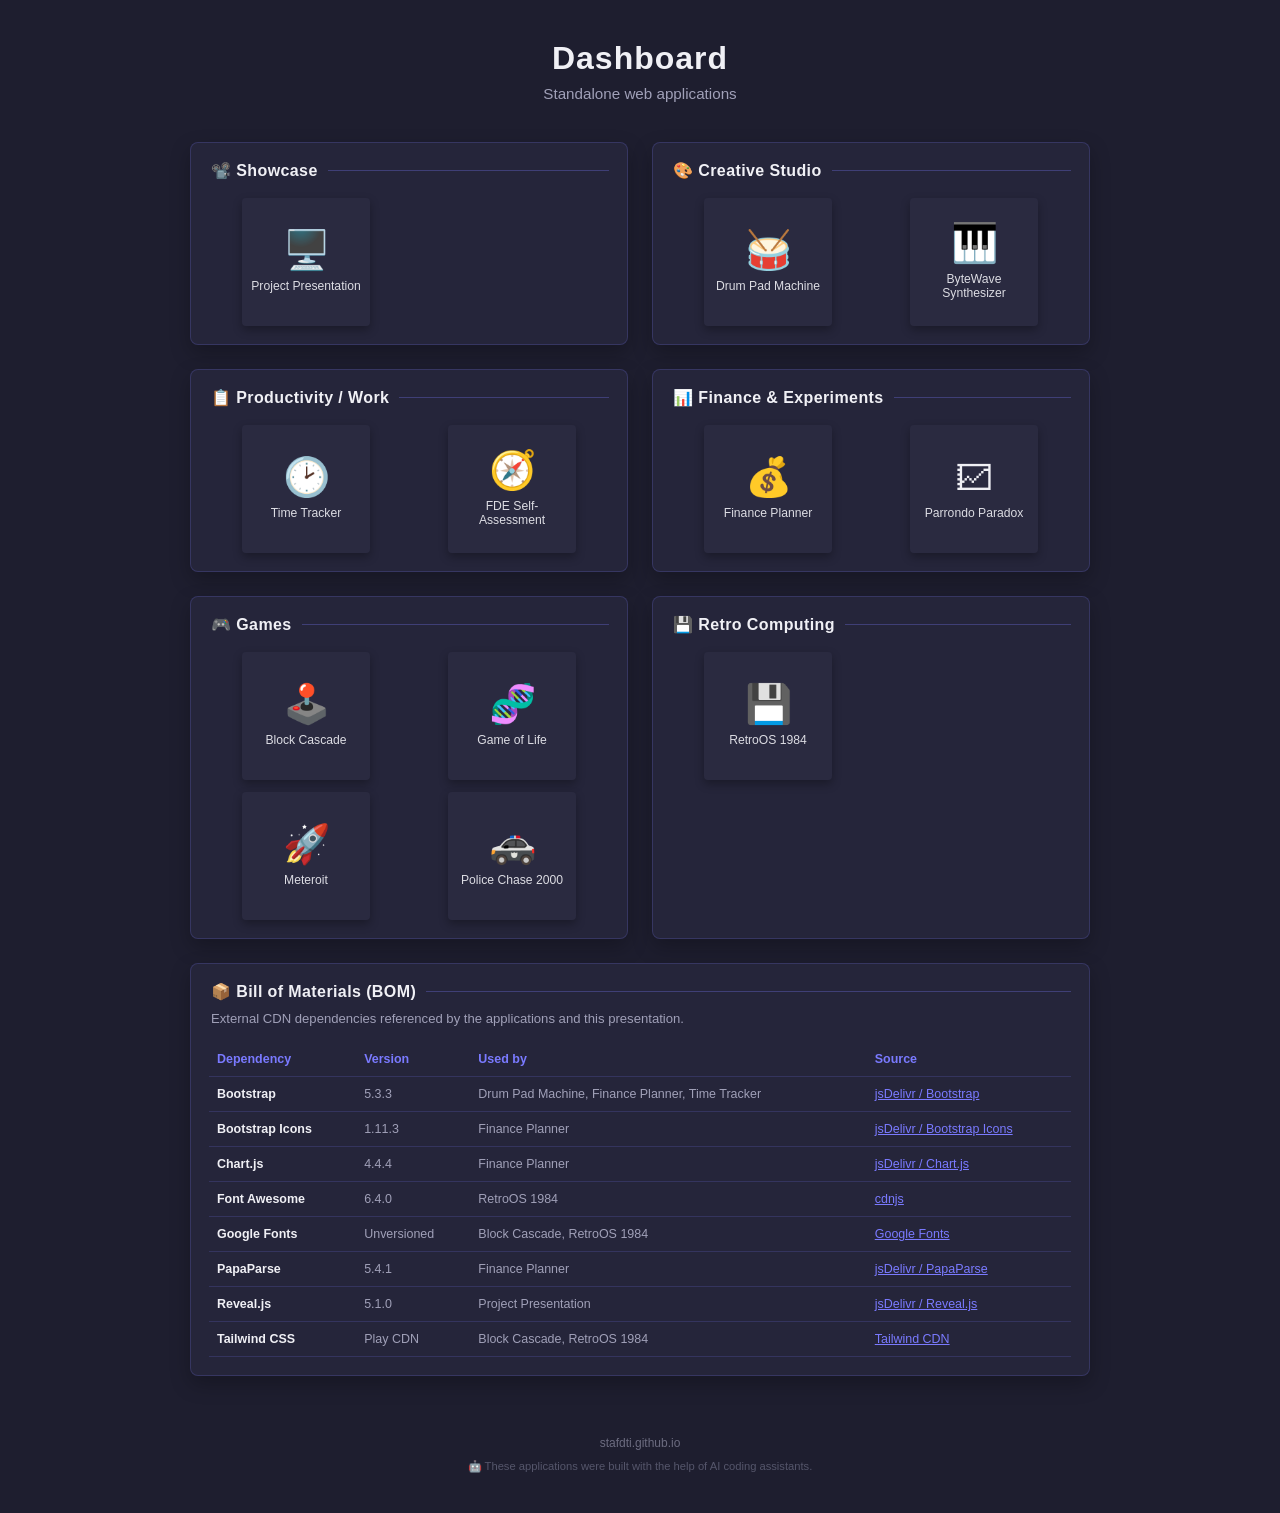
<file: index.html>
<!DOCTYPE html>
<html lang="de">
<head>
    <meta charset="UTF-8">
    <meta name="viewport" content="width=device-width, initial-scale=1.0">
    <title>Dashboard</title>
    <style>
        :root {
            --bg: #1e1e2f;
            --card-bg: #2a2a40;
            --card-hover: #34344f;
            --group-bg: #25253a;
            --text: #f0f0f5;
            --muted-text: #a0a0b8;
            --accent: #7a7aff;
        }

        * {
            box-sizing: border-box;
        }

        body {
            margin: 0;
            min-height: 100vh;
            font-family: "Segoe UI", Arial, sans-serif;
            background: var(--bg);
            color: var(--text);
            display: flex;
            flex-direction: column;
            align-items: center;
            padding: 40px 20px;
        }

        h1 {
            margin: 0 0 8px 0;
            font-size: 2rem;
            letter-spacing: 1px;
        }

        p.subtitle {
            margin: 0 0 40px 0;
            color: var(--muted-text);
            font-size: 0.95rem;
        }

        .dashboard {
            width: 100%;
            max-width: 900px;
            display: grid;
            grid-template-columns: repeat(2, minmax(0, 1fr));
            gap: 24px;
        }

        .app-group {
            min-height: 130px;
            padding: 18px;
            background: var(--group-bg);
            border: 1px solid rgba(122, 122, 255, 0.2);
            border-radius: 8px;
            box-shadow: 0 8px 20px rgba(0, 0, 0, 0.25);
        }

        .group-title {
            display: flex;
            align-items: center;
            gap: 10px;
            margin: 0 0 18px 2px;
            color: var(--text);
            font-size: 1rem;
            font-weight: 600;
            letter-spacing: 0.4px;
        }

        .group-title::after {
            content: "";
            height: 1px;
            flex: 1;
            background: rgba(122, 122, 255, 0.3);
        }

        .dashboard-grid {
            display: grid;
            grid-template-columns: repeat(2, minmax(0, 1fr));
            gap: 12px;
        }

        .bom-section {
            width: 100%;
            max-width: 900px;
            margin-top: 24px;
            padding: 18px;
            background: var(--group-bg);
            border: 1px solid rgba(122, 122, 255, 0.2);
            border-radius: 8px;
            box-shadow: 0 8px 20px rgba(0, 0, 0, 0.25);
        }

        .bom-intro {
            margin: -8px 0 16px 2px;
            color: var(--muted-text);
            font-size: 0.82rem;
        }

        .bom-table-wrapper {
            overflow-x: auto;
        }

        .bom-table {
            width: 100%;
            border-collapse: collapse;
            font-size: 0.78rem;
        }

        .bom-table th,
        .bom-table td {
            padding: 10px 8px;
            border-bottom: 1px solid rgba(122, 122, 255, 0.18);
            text-align: left;
            vertical-align: top;
        }

        .bom-table th {
            color: var(--accent);
            font-weight: 600;
            white-space: nowrap;
        }

        .bom-table td {
            color: var(--muted-text);
        }

        .bom-table td:first-child {
            color: var(--text);
            font-weight: 600;
        }

        .bom-table a {
            color: var(--accent);
        }

        .widget {
            width: 128px;
            max-width: 100%;
            min-width: 0;
            justify-self: center;
            aspect-ratio: 1;
            padding: 2px;
            background: var(--card-bg);
            border-radius: 4px;
            display: flex;
            flex-direction: column;
            align-items: center;
            justify-content: center;
            text-decoration: none;
            color: var(--text);
            box-shadow: 0 4px 10px rgba(0, 0, 0, 0.3);
            transition: transform 0.15s ease, background 0.15s ease, box-shadow 0.15s ease;
        }

        .widget:hover {
            background: var(--card-hover);
            transform: translateY(-4px);
            box-shadow: 0 8px 18px rgba(0, 0, 0, 0.45);
        }

        .widget:active {
            transform: translateY(-1px) scale(0.98);
        }

        .widget .icon {
            font-size: 38px;
            line-height: 1;
            margin-bottom: 10px;
        }

        .widget .label {
            font-size: 0.76rem;
            text-align: center;
            padding: 0 4px;
            color: var(--text);
            opacity: 0.9;
        }

        footer {
            margin-top: 60px;
            font-size: 0.75rem;
            color: #6c6c80;
        }

        p.disclaimer {
            margin: 10px 0 0 0;
            font-size: 0.7rem;
            color: #55566b;
            text-align: center;
        }

        @media (max-width: 640px) {
            body {
                padding: 32px 16px;
            }

            .dashboard {
                grid-template-columns: 1fr;
                gap: 20px;
            }

            .app-group {
                min-height: auto;
            }
        }

        @media (max-width: 360px) {
            .dashboard-grid {
                grid-template-columns: 1fr 1fr;
                gap: 10px;
            }

            .widget {
                min-height: 0;
            }

            .widget .icon {
                font-size: 32px;
            }

            .widget .label {
                font-size: 0.7rem;
            }
        }
    </style>
</head>
<body>
    <h1>Dashboard</h1>
    <p class="subtitle">Standalone web applications</p>

    <main class="dashboard" id="dashboard">
        <section class="app-group" aria-labelledby="presentation-title">
            <h2 class="group-title" id="presentation-title">📽️ Showcase</h2>
            <div class="dashboard-grid">
                <a class="widget" href="presentation/index.html" title="Project Presentation">
                    <span class="icon">🖥️</span>
                    <span class="label">Project Presentation</span>
                </a>
            </div>
        </section>

        <section class="app-group" aria-labelledby="creative-title">
            <h2 class="group-title" id="creative-title">🎨 Creative Studio</h2>
            <div class="dashboard-grid">
                <a class="widget" href="drum-pad-machine/src/index.html" title="Drum Pad Machine">
                    <span class="icon">🥁</span>
                    <span class="label">Drum Pad Machine</span>
                </a>
                <a class="widget" href="synthesizer/index.html" title="ByteWave Synthesizer">
                    <span class="icon">🎹</span>
                    <span class="label">ByteWave Synthesizer</span>
                </a>
            </div>
        </section>

        <section class="app-group" aria-labelledby="productivity-title">
            <h2 class="group-title" id="productivity-title">📋 Productivity / Work</h2>
            <div class="dashboard-grid">
                <a class="widget" href="time-tracker/src/index.html" title="Time Tracker">
                    <span class="icon">🕑</span>
                    <span class="label">Time Tracker</span>
                </a>
                <a class="widget" href="fde-self-assessment/src/index.html" title="FDE Self-Assessment">
                    <span class="icon">🧭</span>
                    <span class="label">FDE Self-Assessment</span>
                </a>
            </div>
        </section>

        <section class="app-group" aria-labelledby="finance-title">
            <h2 class="group-title" id="finance-title">📊 Finance & Experiments</h2>
            <div class="dashboard-grid">
                <a class="widget" href="finance-planner/src/index.html" title="Finance Planner">
                    <span class="icon">💰</span>
                    <span class="label">Finance Planner</span>
                </a>
                <a class="widget" href="parrondo paradox/index.html" title="Parrondo Paradox">
                    <span class="icon">🗠</span>
                    <span class="label">Parrondo Paradox</span>
                </a>
            </div>
        </section>

        <section class="app-group" aria-labelledby="games-title">
            <h2 class="group-title" id="games-title">🎮 Games</h2>
            <div class="dashboard-grid">
                <a class="widget" href="block-cascade/index.html" title="Block Cascade">
                    <span class="icon">🕹️</span>
                    <span class="label">Block Cascade</span>
                </a>
                <a class="widget" href="game-of-life/index.html" title="Conway's Game of Life">
                    <span class="icon">🧬</span>
                    <span class="label">Game of Life</span>
                </a>
                <a class="widget" href="meteroite/index.html" title="Meteroite">
                    <span class="icon">🚀</span>
                    <span class="label">Meteroit</span>
                </a>
                <a class="widget" href="police-chase-2000/index.html" title="Police Chase 2000">
                    <span class="icon">🚓</span>
                    <span class="label">Police Chase 2000</span>
                </a>
            </div>
        </section>

        <section class="app-group" aria-labelledby="retro-title">
            <h2 class="group-title" id="retro-title">💾 Retro Computing</h2>
            <div class="dashboard-grid">
                <a class="widget" href="retro-os/index.html" title="RetroOS 1984">
                    <span class="icon">💾</span>
                    <span class="label">RetroOS 1984</span>
                </a>
            </div>
        </section>
    </main>

    <section class="bom-section" aria-labelledby="bom-title">
        <h2 class="group-title" id="bom-title">📦 Bill of Materials (BOM)</h2>
        <p class="bom-intro">External CDN dependencies referenced by the applications and this presentation.</p>
        <div class="bom-table-wrapper">
            <table class="bom-table">
                <thead>
                    <tr>
                        <th>Dependency</th>
                        <th>Version</th>
                        <th>Used by</th>
                        <th>Source</th>
                    </tr>
                </thead>
                <tbody>
                    <tr>
                        <td>Bootstrap</td>
                        <td>5.3.3</td>
                        <td>Drum Pad Machine, Finance Planner, Time Tracker</td>
                        <td><a href="https://getbootstrap.com/" target="_blank" rel="noopener noreferrer">jsDelivr / Bootstrap</a></td>
                    </tr>
                    <tr>
                        <td>Bootstrap Icons</td>
                        <td>1.11.3</td>
                        <td>Finance Planner</td>
                        <td><a href="https://icons.getbootstrap.com/" target="_blank" rel="noopener noreferrer">jsDelivr / Bootstrap Icons</a></td>
                    </tr>
                    <tr>
                        <td>Chart.js</td>
                        <td>4.4.4</td>
                        <td>Finance Planner</td>
                        <td><a href="https://www.chartjs.org/" target="_blank" rel="noopener noreferrer">jsDelivr / Chart.js</a></td>
                    </tr>
                    <tr>
                        <td>Font Awesome</td>
                        <td>6.4.0</td>
                        <td>RetroOS 1984</td>
                        <td><a href="https://fontawesome.com/" target="_blank" rel="noopener noreferrer">cdnjs</a></td>
                    </tr>
                    <tr>
                        <td>Google Fonts</td>
                        <td>Unversioned</td>
                        <td>Block Cascade, RetroOS 1984</td>
                        <td><a href="https://fonts.google.com/" target="_blank" rel="noopener noreferrer">Google Fonts</a></td>
                    </tr>
                    <tr>
                        <td>PapaParse</td>
                        <td>5.4.1</td>
                        <td>Finance Planner</td>
                        <td><a href="https://www.papaparse.com/" target="_blank" rel="noopener noreferrer">jsDelivr / PapaParse</a></td>
                    </tr>
                    <tr>
                        <td>Reveal.js</td>
                        <td>5.1.0</td>
                        <td>Project Presentation</td>
                        <td><a href="https://revealjs.com/" target="_blank" rel="noopener noreferrer">jsDelivr / Reveal.js</a></td>
                    </tr>
                    <tr>
                        <td>Tailwind CSS</td>
                        <td>Play CDN</td>
                        <td>Block Cascade, RetroOS 1984</td>
                        <td><a href="https://tailwindcss.com/" target="_blank" rel="noopener noreferrer">Tailwind CDN</a></td>
                    </tr>
                </tbody>
            </table>
        </div>
    </section>

    <footer>stafdti.github.io</footer>
    <p class="disclaimer">🤖 These applications were built with the help of AI coding assistants.</p>

    <script>
        // Simple keyboard accessibility / future extension hook.
        document.querySelectorAll('.widget').forEach(function (widget) {
            widget.addEventListener('click', function () {
                // Placeholder for potential analytics or transition effects.
                console.log('Opening app:', widget.title);
            });
        });
    </script>
</body>
</html>
</file>
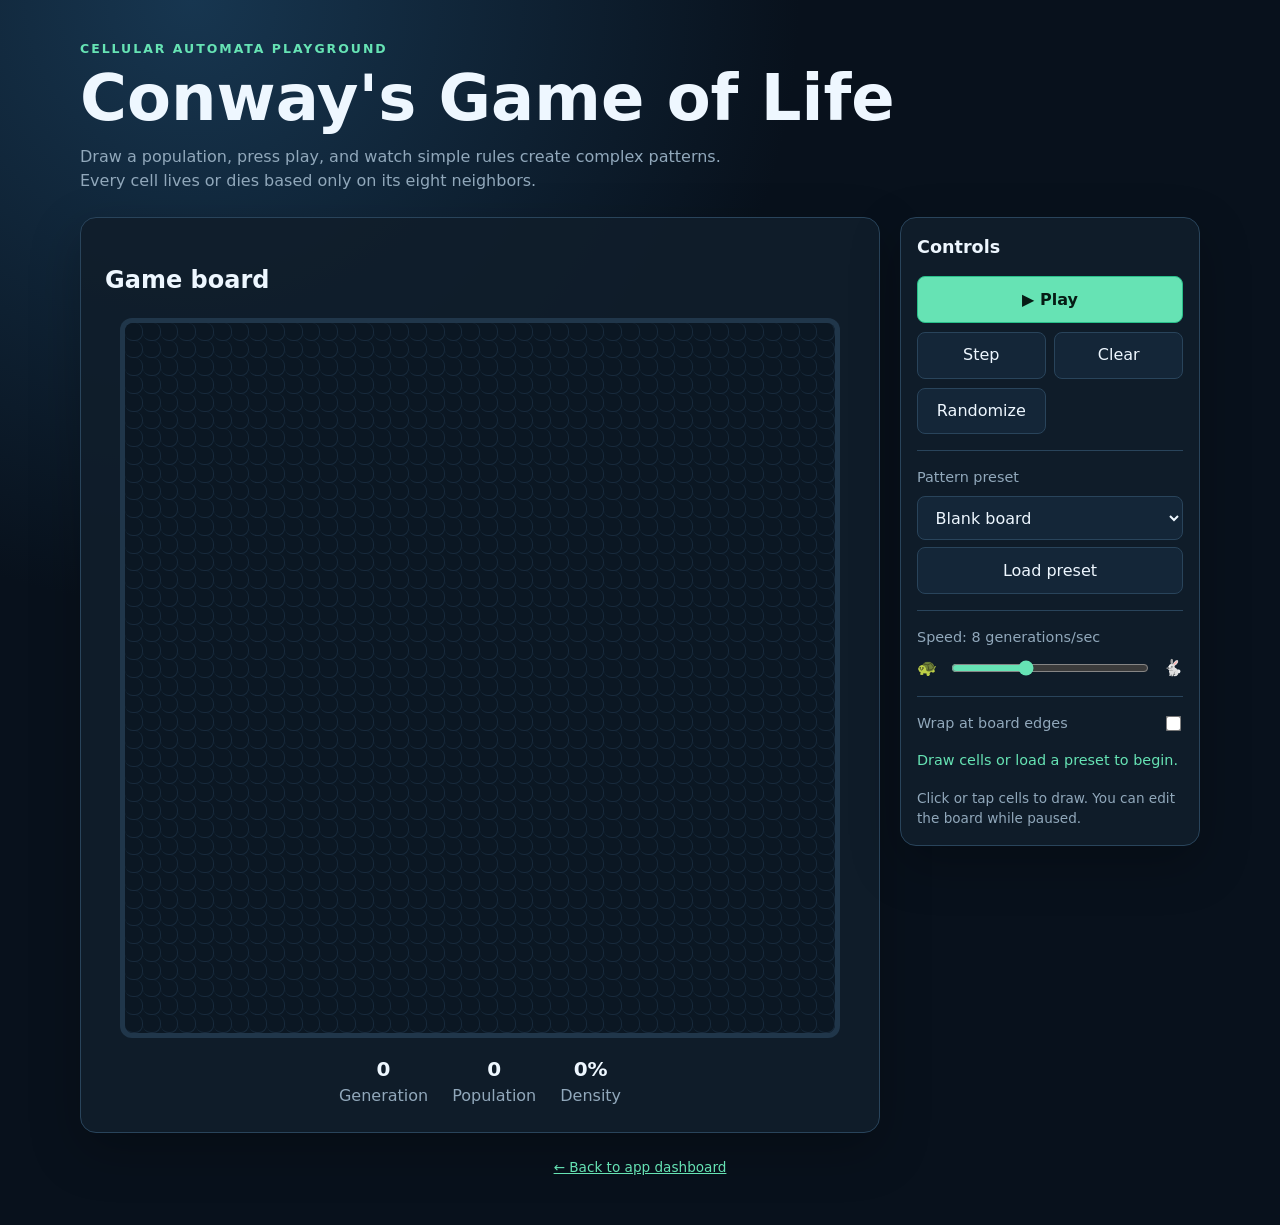
<file: game-of-life/index.html>
<!DOCTYPE html>
<html lang="en">
<head>
  <meta charset="UTF-8">
  <meta name="viewport" content="width=device-width, initial-scale=1.0">
  <meta name="description" content="A responsive Conway's Game of Life simulator.">
  <title>Conway's Game of Life</title>
  <style>
    :root {
      --bg: #08111c;
      --panel: #101d2b;
      --panel-2: #142638;
      --line: #29445b;
      --text: #eef7ff;
      --muted: #91a8bb;
      --accent: #66e3b4;
      --accent-strong: #29bf8a;
      --alive: #9bffd7;
      --dead: #0b1723;
      --danger: #ff8b9e;
    }

    * { box-sizing: border-box; }
    body {
      margin: 0;
      min-height: 100vh;
      color: var(--text);
      background:
        radial-gradient(circle at 15% 0%, #173650 0, transparent 38rem),
        var(--bg);
      font: 16px/1.5 system-ui, -apple-system, BlinkMacSystemFont, "Segoe UI", sans-serif;
    }
    button, select, input { font: inherit; }
    button, select {
      border: 1px solid var(--line);
      border-radius: 8px;
      color: var(--text);
      background: var(--panel-2);
      padding: .65rem .85rem;
      cursor: pointer;
    }
    button:hover, select:hover { border-color: var(--accent); }
    button:focus-visible, select:focus-visible, input:focus-visible {
      outline: 3px solid rgba(102, 227, 180, .35);
      outline-offset: 2px;
    }
    .app {
      width: min(1120px, calc(100% - 2rem));
      margin: 0 auto;
      padding: 2.5rem 0 3rem;
    }
    header { margin-bottom: 1.5rem; }
    .eyebrow {
      margin: 0 0 .4rem;
      color: var(--accent);
      font-size: .78rem;
      font-weight: 700;
      letter-spacing: .16em;
      text-transform: uppercase;
    }
    h1 { margin: 0; font-size: clamp(2rem, 5vw, 4rem); line-height: 1.05; }
    .intro { max-width: 650px; margin: .8rem 0 0; color: var(--muted); }
    .layout {
      display: grid;
      grid-template-columns: minmax(0, 1fr) 300px;
      gap: 1.25rem;
      align-items: start;
    }
    .board-card, .controls {
      border: 1px solid var(--line);
      border-radius: 16px;
      background: rgba(16, 29, 43, .9);
      box-shadow: 0 18px 50px rgba(0, 0, 0, .25);
    }
    .board-card { padding: clamp(.75rem, 2vw, 1.5rem); }
    .board-wrap {
      width: min(100%, 720px);
      margin: 0 auto;
      aspect-ratio: 1;
      padding: 5px;
      border-radius: 12px;
      background: #20364a;
    }
    #board {
      display: grid;
      width: 100%;
      height: 100%;
      overflow: hidden;
      border-radius: 8px;
      background: var(--dead);
      touch-action: none;
    }
    .cell {
      min-width: 0;
      min-height: 0;
      border: 0;
      border-right: 1px solid rgba(41, 68, 91, .45);
      border-bottom: 1px solid rgba(41, 68, 91, .45);
      padding: 0;
      background: var(--dead);
      cursor: crosshair;
    }
    .cell.alive {
      background: var(--alive);
      box-shadow: inset 0 0 9px rgba(255, 255, 255, .4), 0 0 9px rgba(102, 227, 180, .55);
    }
    .stats {
      display: flex;
      flex-wrap: wrap;
      justify-content: center;
      gap: .75rem 1.5rem;
      margin-top: 1rem;
      color: var(--muted);
      text-align: center;
    }
    .stats strong { display: block; color: var(--text); font-size: 1.25rem; }
    .controls { padding: 1rem; }
    .controls h2 { margin: 0 0 1rem; font-size: 1.1rem; }
    .button-row { display: grid; grid-template-columns: 1fr 1fr; gap: .55rem; margin-bottom: 1rem; }
    .button-row .primary {
      grid-column: 1 / -1;
      border-color: var(--accent-strong);
      color: #061c15;
      background: var(--accent);
      font-weight: 700;
    }
    .control-group {
      display: grid;
      gap: .45rem;
      margin-top: 1rem;
      padding-top: 1rem;
      border-top: 1px solid var(--line);
    }
    label { color: var(--muted); font-size: .9rem; }
    select { width: 100%; }
    .range-line { display: flex; align-items: center; gap: .75rem; }
    input[type="range"] { width: 100%; accent-color: var(--accent); }
    .switch-line { display: flex; align-items: center; justify-content: space-between; gap: 1rem; }
    .switch-line input { accent-color: var(--accent); transform: scale(1.2); }
    .hint {
      margin: 1rem 0 0;
      color: var(--muted);
      font-size: .85rem;
    }
    .status { min-height: 1.5em; margin: 1rem 0 0; color: var(--accent); font-size: .9rem; }
    footer { margin-top: 1.5rem; color: var(--muted); font-size: .85rem; text-align: center; }
    footer a { color: var(--accent); }
    @media (max-width: 800px) {
      .layout { grid-template-columns: 1fr; }
      .controls { display: grid; grid-template-columns: repeat(2, minmax(0, 1fr)); gap: 1rem; }
      .controls h2, .button-row, .status, .hint { grid-column: 1 / -1; }
      .control-group { margin-top: 0; padding-top: 0; border-top: 0; }
    }
    @media (max-width: 500px) {
      .app { width: min(100% - 1rem, 720px); padding-top: 1.5rem; }
      .controls { display: block; }
      .controls .control-group { margin-top: 1rem; padding-top: 1rem; border-top: 1px solid var(--line); }
    }
  </style>
</head>
<body>
  <main class="app">
    <header>
      <p class="eyebrow">Cellular automata playground</p>
      <h1>Conway's Game of Life</h1>
      <p class="intro">Draw a population, press play, and watch simple rules create complex patterns. Every cell lives or dies based only on its eight neighbors.</p>
    </header>

    <div class="layout">
      <section class="board-card" aria-labelledby="board-title">
        <h2 id="board-title" class="visually-hidden">Game board</h2>
        <div class="board-wrap">
          <div id="board" role="grid" aria-label="Game of Life board"></div>
        </div>
        <div class="stats" aria-live="polite">
          <div><strong id="generation">0</strong>Generation</div>
          <div><strong id="population">0</strong>Population</div>
          <div><strong id="density">0%</strong>Density</div>
        </div>
      </section>

      <aside class="controls" aria-label="Simulation controls">
        <h2>Controls</h2>
        <div class="button-row">
          <button class="primary" id="play" type="button">▶ Play</button>
          <button id="step" type="button">Step</button>
          <button id="clear" type="button">Clear</button>
          <button id="randomize" type="button">Randomize</button>
        </div>

        <div class="control-group">
          <label for="preset">Pattern preset</label>
          <select id="preset">
            <option value="blank">Blank board</option>
            <option value="glider">Glider</option>
            <option value="pulsar">Pulsar</option>
            <option value="gosper">Gosper glider gun</option>
          </select>
          <button id="load-preset" type="button">Load preset</button>
        </div>

        <div class="control-group">
          <label for="speed">Speed: <span id="speed-label">8</span> generations/sec</label>
          <div class="range-line">
            <span aria-hidden="true">🐢</span>
            <input id="speed" type="range" min="1" max="20" value="8">
            <span aria-hidden="true">🐇</span>
          </div>
        </div>

        <div class="control-group">
          <label class="switch-line" for="wrap">
            <span>Wrap at board edges</span>
            <input id="wrap" type="checkbox">
          </label>
        </div>

        <p class="status" id="status" role="status">Draw cells or load a preset to begin.</p>
        <p class="hint">Click or tap cells to draw. You can edit the board while paused.</p>
      </aside>
    </div>

    <footer><a href="../index.html">← Back to app dashboard</a></footer>
  </main>

  <script>
    (() => {
      const SIZE = 40;
      const board = document.querySelector("#board");
      const generationEl = document.querySelector("#generation");
      const populationEl = document.querySelector("#population");
      const densityEl = document.querySelector("#density");
      const playButton = document.querySelector("#play");
      const speedInput = document.querySelector("#speed");
      const speedLabel = document.querySelector("#speed-label");
      const status = document.querySelector("#status");
      const wrapInput = document.querySelector("#wrap");
      const cells = [];
      let state = Array.from({ length: SIZE }, () => Array(SIZE).fill(false));
      let generation = 0;
      let timer = null;
      let isDrawing = false;
      let pointerDrawing = false;
      let suppressClick = false;

      const patterns = {
        glider: [[1, 0], [2, 1], [0, 2], [1, 2], [2, 2]],
        pulsar: [
          [2,0],[3,0],[4,0],[8,0],[9,0],[10,0],[0,2],[5,2],[7,2],[12,2],
          [0,3],[5,3],[7,3],[12,3],[0,4],[5,4],[7,4],[12,4],
          [2,5],[3,5],[4,5],[8,5],[9,5],[10,5],[2,7],[3,7],[4,7],[8,7],[9,7],[10,7],
          [0,8],[5,8],[7,8],[12,8],[0,9],[5,9],[7,9],[12,9],[0,10],[5,10],[7,10],[12,10],
          [2,12],[3,12],[4,12],[8,12],[9,12],[10,12]
        ],
        gosper: [
          [24,0],[22,1],[24,1],[12,2],[13,2],[20,2],[21,2],[34,2],[35,2],
          [11,3],[15,3],[20,3],[21,3],[34,3],[35,3],[0,4],[1,4],[11,4],[15,4],[20,4],[21,4],
          [0,5],[1,5],[11,5],[13,5],[15,5],[16,5],[22,5],[24,5],[11,6],[15,6],[24,6],
          [12,7],[13,7],[22,7],[23,7]
        ]
      };

      function createBoard() {
        board.style.gridTemplateColumns = `repeat(${SIZE}, 1fr)`;
        for (let row = 0; row < SIZE; row += 1) {
          for (let col = 0; col < SIZE; col += 1) {
            const cell = document.createElement("button");
            cell.className = "cell";
            cell.type = "button";
            cell.setAttribute("role", "gridcell");
            cell.setAttribute("aria-label", `Row ${row + 1}, column ${col + 1}, dead`);

            const paintCell = () => {
              state[row][col] = isDrawing;
              render();
            };

            cell.addEventListener("pointerdown", (event) => {
              event.preventDefault();
              pointerDrawing = true;
              isDrawing = !state[row][col];
              suppressClick = true;
              paintCell();
              status.textContent = "Painting cells. Release the pointer to stop.";
            });

            cell.addEventListener("pointerenter", () => {
              if (pointerDrawing) paintCell();
            });

            cell.addEventListener("click", () => {
              if (suppressClick) {
                suppressClick = false;
                return;
              }
              state[row][col] = !state[row][col];
              render();
              status.textContent = "Board edited. Press Play to run the simulation.";
            });

            board.appendChild(cell);
            cells.push(cell);
          }
        }
      }

      function render() {
        let population = 0;
        state.forEach((row, r) => row.forEach((alive, c) => {
          const cell = cells[r * SIZE + c];
          cell.classList.toggle("alive", alive);
          cell.setAttribute("aria-label", `Row ${r + 1}, column ${c + 1}, ${alive ? "alive" : "dead"}`);
          if (alive) population += 1;
        }));
        generationEl.textContent = generation;
        populationEl.textContent = population;
        densityEl.textContent = `${Math.round((population / (SIZE * SIZE)) * 100)}%`;
      }

      function neighborCount(row, col) {
        let count = 0;
        for (let rowOffset = -1; rowOffset <= 1; rowOffset += 1) {
          for (let colOffset = -1; colOffset <= 1; colOffset += 1) {
            if (rowOffset === 0 && colOffset === 0) continue;
            let nextRow = row + rowOffset;
            let nextCol = col + colOffset;
            if (wrapInput.checked) {
              nextRow = (nextRow + SIZE) % SIZE;
              nextCol = (nextCol + SIZE) % SIZE;
            }
            if (nextRow >= 0 && nextRow < SIZE && nextCol >= 0 && nextCol < SIZE && state[nextRow][nextCol]) count += 1;
          }
        }
        return count;
      }

      function step() {
        state = state.map((row, r) => row.map((alive, c) => {
          const neighbors = neighborCount(r, c);
          return neighbors === 3 || (alive && neighbors === 2);
        }));
        generation += 1;
        render();
        status.textContent = `Generation ${generation} complete.`;
      }

      function setRunning(running) {
        if (running) {
          if (timer) return;
          timer = setInterval(step, 1000 / Number(speedInput.value));
          playButton.textContent = "❚❚ Pause";
          status.textContent = "Simulation running.";
        } else {
          clearInterval(timer);
          timer = null;
          playButton.textContent = "▶ Play";
          status.textContent = "Simulation paused.";
        }
      }

      function reset(nextState) {
        setRunning(false);
        state = nextState;
        generation = 0;
        render();
      }

      function loadPattern(name) {
        if (name === "blank") {
          reset(Array.from({ length: SIZE }, () => Array(SIZE).fill(false)));
          status.textContent = "Blank board loaded.";
          return;
        }
        const pattern = patterns[name];
        const nextState = Array.from({ length: SIZE }, () => Array(SIZE).fill(false));
        const maxRow = Math.max(...pattern.map(([x, y]) => y));
        const maxCol = Math.max(...pattern.map(([x]) => x));
        const offsetRow = Math.floor((SIZE - maxRow) / 2) - 1;
        const offsetCol = Math.floor((SIZE - maxCol) / 2) - 1;
        pattern.forEach(([x, y]) => {
          const row = y + offsetRow;
          const col = x + offsetCol;
          if (row >= 0 && row < SIZE && col >= 0 && col < SIZE) nextState[row][col] = true;
        });
        reset(nextState);
        status.textContent = `${name[0].toUpperCase()}${name.slice(1)} loaded.`;
      }

      window.addEventListener("pointerup", () => {
        pointerDrawing = false;
        isDrawing = false;
        status.textContent = "Board edited. Press Play to run the simulation.";
      });
      window.addEventListener("pointercancel", () => {
        pointerDrawing = false;
        isDrawing = false;
        suppressClick = false;
      });

      playButton.addEventListener("click", () => setRunning(!timer));
      document.querySelector("#step").addEventListener("click", () => { setRunning(false); step(); });
      document.querySelector("#clear").addEventListener("click", () => loadPattern("blank"));
      document.querySelector("#randomize").addEventListener("click", () => {
        reset(Array.from({ length: SIZE }, () => Array.from({ length: SIZE }, () => Math.random() < .28)));
        status.textContent = "Random population created.";
      });
      document.querySelector("#load-preset").addEventListener("click", () => loadPattern(document.querySelector("#preset").value));
      speedInput.addEventListener("input", () => {
        speedLabel.textContent = speedInput.value;
        if (timer) {
          setRunning(false);
          setRunning(true);
        }
      });
      createBoard();
      render();
    })();
  </script>
</body>
</html>
</file>
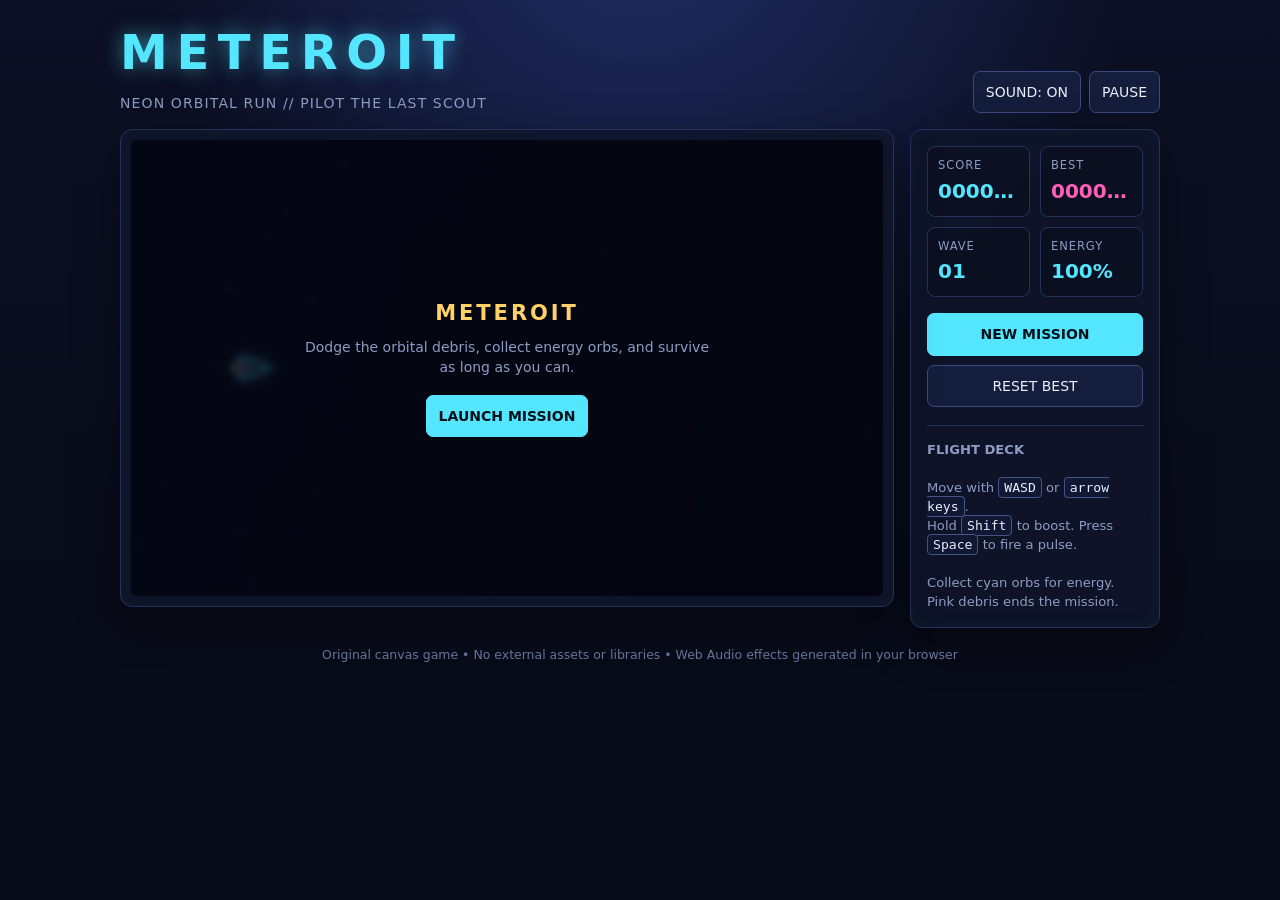
<file: meteroit/index.html>
<!DOCTYPE html>
<html lang="en">

<head>
  <meta charset="UTF-8">
  <meta name="viewport" content="width=device-width, initial-scale=1.0">
  <meta name="theme-color" content="#080b18">
  <title>Meteroit — Neon Orbital Run</title>
  <style>
    :root {
      --bg: #080b18;
      --panel: rgba(15, 20, 42, .9);
      --line: #26315c;
      --text: #e9efff;
      --muted: #8e9bc4;
      --cyan: #55e6ff;
      --pink: #ff5fb7;
      --gold: #ffd166;
      --green: #63f5a6;
    }

    * {
      box-sizing: border-box;
    }

    html,
    body {
      min-height: 100%;
    }

    body {
      margin: 0;
      padding: 18px;
      color: var(--text);
      background:
        radial-gradient(circle at 50% -10%, #202d65 0, transparent 42%),
        linear-gradient(180deg, #0c1024 0%, var(--bg) 65%);
      font: 14px/1.45 "Segoe UI", system-ui, sans-serif;
    }

    button {
      font: inherit;
    }

    .shell {
      width: min(100%, 1040px);
      margin: auto;
    }

    header {
      display: flex;
      justify-content: space-between;
      align-items: end;
      gap: 16px;
      margin-bottom: 16px;
    }

    h1 {
      margin: 0;
      color: var(--cyan);
      font-size: clamp(1.7rem, 5vw, 3rem);
      letter-spacing: .18em;
      text-shadow: 0 0 20px rgba(85, 230, 255, .55);
    }

    .tagline {
      margin: 5px 0 0;
      color: var(--muted);
      letter-spacing: .08em;
    }

    .top-actions {
      display: flex;
      gap: 8px;
    }

    .layout {
      display: grid;
      grid-template-columns: minmax(0, 1fr) 250px;
      gap: 16px;
      align-items: start;
    }

    .screen-wrap,
    .panel {
      border: 1px solid var(--line);
      border-radius: 12px;
      background: var(--panel);
      box-shadow: 0 14px 45px rgba(0, 0, 0, .35), inset 0 0 22px rgba(85, 230, 255, .035);
    }

    .screen-wrap {
      position: relative;
      padding: 10px;
    }

    canvas {
      display: block;
      width: 100%;
      max-height: 70vh;
      aspect-ratio: 1.65;
      border-radius: 7px;
      background: #050712;
      cursor: crosshair;
      image-rendering: pixelated;
    }

    .overlay {
      position: absolute;
      inset: 10px;
      display: grid;
      place-items: center;
      padding: 20px;
      text-align: center;
      border-radius: 7px;
      background: rgba(4, 6, 16, .78);
      backdrop-filter: blur(3px);
    }

    .overlay.hidden {
      display: none;
    }

    .overlay-card {
      max-width: 410px;
    }

    .overlay h2 {
      margin: 0 0 8px;
      color: var(--gold);
      letter-spacing: .14em;
    }

    .overlay p {
      margin: 0 0 18px;
      color: var(--muted);
    }

    .panel {
      padding: 16px;
    }

    .stats {
      display: grid;
      grid-template-columns: 1fr 1fr;
      gap: 10px;
      margin-bottom: 16px;
    }

    .stat {
      min-width: 0;
      overflow: hidden;
      padding: 10px;
      border: 1px solid var(--line);
      border-radius: 8px;
      background: rgba(0, 0, 0, .18);
    }

    .stat span {
      display: block;
      color: var(--muted);
      font-size: .72rem;
      letter-spacing: .08em;
      text-transform: uppercase;
    }

    .stat strong {
      display: block;
      min-width: 0;
      margin-top: 3px;
      overflow: hidden;
      color: var(--cyan);
      font-size: 1.25rem;
      text-overflow: ellipsis;
      white-space: nowrap;
    }

    .stat.best strong {
      color: var(--pink);
    }

    .controls {
      display: grid;
      gap: 9px;
    }

    button {
      border: 1px solid #3b4a82;
      border-radius: 7px;
      padding: 10px 12px;
      color: var(--text);
      background: #151d3c;
      cursor: pointer;
      transition: background .15s, border-color .15s, transform .08s;
    }

    button:hover {
      background: #202b54;
      border-color: var(--cyan);
    }

    button:active {
      transform: translateY(1px);
    }

    .primary {
      color: #04111a;
      background: var(--cyan);
      border-color: var(--cyan);
      font-weight: 700;
    }

    .primary:hover {
      color: #04111a;
      background: #8bf0ff;
    }

    .legend {
      margin: 18px 0 0;
      padding-top: 14px;
      border-top: 1px solid var(--line);
      color: var(--muted);
      font-size: .82rem;
    }

    kbd {
      padding: 2px 5px;
      border: 1px solid #455486;
      border-radius: 4px;
      color: var(--text);
      background: #111833;
    }

    .touch {
      display: none;
      grid-template-columns: repeat(3, 1fr);
      gap: 8px;
      margin-top: 12px;
    }

    .touch button {
      min-height: 44px;
      font-size: 1.15rem;
    }

    .touch .wide {
      grid-column: span 3;
    }

    footer {
      margin-top: 18px;
      color: #69769d;
      font-size: .78rem;
      text-align: center;
    }

    @media (max-width: 760px) {
      body {
        padding: 12px;
      }

      header {
        align-items: start;
        flex-direction: column;
      }

      .layout {
        grid-template-columns: 1fr;
      }

      .panel {
        order: -1;
      }

      .stats {
        margin-bottom: 10px;
      }

      .controls {
        grid-template-columns: repeat(3, 1fr);
      }

      .controls .primary {
        grid-column: span 3;
      }

      .legend {
        display: none;
      }

      .touch {
        display: grid;
      }
    }
  </style>
</head>

<body>
  <main class="shell">
    <header>
      <div>
        <h1>METEROIT</h1>
        <p class="tagline">NEON ORBITAL RUN // PILOT THE LAST SCOUT</p>
      </div>
      <div class="top-actions">
        <button id="soundBtn" type="button" aria-pressed="true">SOUND: ON</button>
        <button id="pauseBtn" type="button">PAUSE</button>
      </div>
    </header>

    <div class="layout">
      <section class="screen-wrap" aria-label="Meteroit game screen">
        <canvas id="game" width="900" height="545"></canvas>
        <div class="overlay" id="overlay">
          <div class="overlay-card">
            <h2 id="overlayTitle">METEROIT</h2>
            <p id="overlayText">Dodge the orbital debris, collect energy orbs, and survive as long as you can.</p>
            <button class="primary" id="startBtn" type="button">LAUNCH MISSION</button>
          </div>
        </div>
        <div class="touch" aria-label="Touch controls">
          <button data-key="up" type="button">▲</button>
          <button data-key="boost" type="button">BOOST</button>
          <button data-key="down" type="button">▼</button>
          <button data-key="left" type="button">◀</button>
          <button data-key="brake" type="button">BRAKE</button>
          <button data-key="right" type="button">▶</button>
          <button class="wide" data-key="fire" type="button">PULSE CANNON</button>
        </div>
      </section>

      <aside class="panel">
        <div class="stats">
          <div class="stat"><span>Score</span><strong id="score">000000</strong></div>
          <div class="stat best"><span>Best</span><strong id="best">000000</strong></div>
          <div class="stat"><span>Wave</span><strong id="wave">01</strong></div>
          <div class="stat"><span>Energy</span><strong id="energy">100%</strong></div>
        </div>
        <div class="controls">
          <button class="primary" id="restartBtn" type="button">NEW MISSION</button>
          <button id="resetBestBtn" type="button">RESET BEST</button>
        </div>
        <div class="legend">
          <strong>FLIGHT DECK</strong><br><br>
          Move with <kbd>WASD</kbd> or <kbd>arrow keys</kbd>.<br>
          Hold <kbd>Shift</kbd> to boost. Press <kbd>Space</kbd> to fire a pulse.<br><br>
          Collect cyan orbs for energy. Pink debris ends the mission.
        </div>
      </aside>
    </div>
    <footer>Original canvas game • No external assets or libraries • Web Audio effects generated in your browser
    </footer>
  </main>

  <script>
    (() => {
      "use strict";
      const canvas = document.getElementById("game");
      const ctx = canvas.getContext("2d");
      const overlay = document.getElementById("overlay");
      const overlayTitle = document.getElementById("overlayTitle");
      const overlayText = document.getElementById("overlayText");
      const startBtn = document.getElementById("startBtn");
      const scoreEl = document.getElementById("score");
      const bestEl = document.getElementById("best");
      const waveEl = document.getElementById("wave");
      const energyEl = document.getElementById("energy");
      const soundBtn = document.getElementById("soundBtn");
      const pauseBtn = document.getElementById("pauseBtn");
      const keys = new Set();
      const W = canvas.width, H = canvas.height;
      let running = false, paused = false, last = 0, spawnClock = 0, orbClock = 0;
      let score = 0, wave = 1, energy = 100, best = Number(localStorage.getItem("meteroit-best") || 0);
      let debris = [], orbs = [], shots = [], particles = [], stars = [];
      let soundOn = localStorage.getItem("meteroit-sound") !== "off";
      let audioContext = null;

      for (let i = 0; i < 100; i++) stars.push({ x: Math.random() * W, y: Math.random() * H, z: .2 + Math.random() * .8 });

      const player = { x: 145, y: H / 2, r: 16, invulnerable: 0 };

      function audio() {
        if (!soundOn) return null;
        try {
          audioContext ||= new (window.AudioContext || window.webkitAudioContext)();
          if (audioContext.state === "suspended") audioContext.resume();
          return audioContext;
        } catch { return null; }
      }
      function tone(freq, duration, type = "sine", volume = .045, slide = 0) {
        const ac = audio(); if (!ac) return;
        const osc = ac.createOscillator(), gain = ac.createGain();
        osc.type = type; osc.frequency.setValueAtTime(freq, ac.currentTime);
        osc.frequency.linearRampToValueAtTime(Math.max(30, freq + slide), ac.currentTime + duration);
        gain.gain.setValueAtTime(volume, ac.currentTime);
        gain.gain.exponentialRampToValueAtTime(.0001, ac.currentTime + duration);
        osc.connect(gain).connect(ac.destination); osc.start(); osc.stop(ac.currentTime + duration);
      }
      const sfx = {
        shoot: () => tone(520, .07, "square", .025, -160),
        collect: () => { tone(660, .1, "triangle", .04, 220); setTimeout(() => tone(880, .1, "triangle", .03), 55); },
        hit: () => { tone(120, .28, "sawtooth", .08, -80); },
        boost: () => tone(190, .06, "sawtooth", .018, 90),
        start: () => { tone(260, .1, "triangle", .04, 140); setTimeout(() => tone(520, .18, "triangle", .035, 180), 90); }
      };

      function resetGame() {
        score = 0; wave = 1; energy = 100; debris = []; orbs = []; shots = []; particles = [];
        player.x = 145; player.y = H / 2; player.invulnerable = 1.5;
        updateHud();
      }
      function startGame() {
        resetGame(); running = true; paused = false; overlay.classList.add("hidden");
        pauseBtn.textContent = "PAUSE"; sfx.start(); last = performance.now();
      }
      function endGame() {
        running = false; paused = false; sfx.hit();
        if (score > best) { best = score; localStorage.setItem("meteroit-best", best); }
        updateHud(); overlayTitle.textContent = "MISSION LOST"; overlayText.textContent = `Final score: ${score.toLocaleString()}. The orbital field is still out there.`;
        startBtn.textContent = "TRY AGAIN"; overlay.classList.remove("hidden");
      }
      function updateHud() {
        scoreEl.textContent = String(Math.floor(score)).padStart(6, "0");
        bestEl.textContent = String(Math.floor(best)).padStart(6, "0");
        waveEl.textContent = String(wave).padStart(2, "0");
        energyEl.textContent = `${Math.max(0, Math.ceil(energy))}%`;
      }
      function burst(x, y, color, count = 10) {
        for (let i = 0; i < count; i++) {
          const a = Math.random() * Math.PI * 2, speed = 30 + Math.random() * 130;
          particles.push({ x, y, vx: Math.cos(a) * speed, vy: Math.sin(a) * speed, life: .45 + Math.random() * .5, color });
        }
      }
      function spawnDebris() {
        const r = 13 + Math.random() * 25;
        debris.push({ x: W + r, y: 30 + Math.random() * (H - 60), r, vx: -(110 + wave * 12 + Math.random() * 80), spin: Math.random() * 6, angle: 0, points: 7 + Math.floor(Math.random() * 3) });
      }
      function spawnOrb() {
        orbs.push({ x: W + 16, y: 35 + Math.random() * (H - 70), r: 8, vx: -(120 + wave * 10), phase: Math.random() * 6 });
      }
      function shoot() {
        if (!running || paused || energy < 3) return;
        energy -= 3; shots.push({ x: player.x + 20, y: player.y, vx: 510, life: 1.2 }); sfx.shoot(); updateHud();
      }
      function pressed(...names) { return names.some(name => keys.has(name)); }

      function update(dt) {
        const boost = pressed("Shift", "boost") && energy > 0;
        const speed = boost ? 310 : 195;
        if (pressed("ArrowUp", "w", "up")) player.y -= speed * dt;
        if (pressed("ArrowDown", "s", "down")) player.y += speed * dt;
        if (pressed("ArrowLeft", "a", "left")) player.x -= speed * dt;
        if (pressed("ArrowRight", "d", "right")) player.x += speed * dt;
        if (boost) { energy -= 22 * dt; if (Math.random() < dt * 7) sfx.boost(); }
        else energy = Math.min(100, energy + 4 * dt);
        player.x = Math.max(35, Math.min(W * .55, player.x)); player.y = Math.max(28, Math.min(H - 28, player.y));
        player.invulnerable = Math.max(0, player.invulnerable - dt);
        spawnClock += dt; orbClock += dt;
        const gap = Math.max(.34, 1.1 - wave * .055);
        if (spawnClock > gap) { spawnClock = 0; spawnDebris(); }
        if (orbClock > 2.2) { orbClock = 0; spawnOrb(); }
        debris.forEach(d => { d.x += d.vx * dt; d.angle += d.spin * dt; });
        orbs.forEach(o => { o.x += o.vx * dt; o.phase += dt * 4; });
        shots.forEach(s => { s.x += s.vx * dt; s.life -= dt; });
        particles.forEach(p => { p.x += p.vx * dt; p.y += p.vy * dt; p.life -= dt; p.vy += 35 * dt; });
        debris = debris.filter(d => d.x > -60);
        orbs = orbs.filter(o => o.x > -30);
        shots = shots.filter(s => s.life > 0 && s.x < W + 30);
        particles = particles.filter(p => p.life > 0);
        for (const d of debris) {
          if (player.invulnerable <= 0 && Math.hypot(d.x - player.x, d.y - player.y) < d.r + player.r - 3) { burst(player.x, player.y, "#ff5fb7", 24); endGame(); return; }
        }
        for (let i = orbs.length - 1; i >= 0; i--) {
          const o = orbs[i];
          if (Math.hypot(o.x - player.x, o.y - player.y) < o.r + player.r) { energy = Math.min(100, energy + 22); score += 75; burst(o.x, o.y, "#55e6ff", 12); orbs.splice(i, 1); sfx.collect(); }
        }
        for (let i = debris.length - 1; i >= 0; i--) for (let j = shots.length - 1; j >= 0; j--) {
          if (Math.hypot(debris[i].x - shots[j].x, debris[i].y - shots[j].y) < debris[i].r + 6) {
            const d = debris[i]; score += Math.round(40 + d.r * 2); burst(d.x, d.y, "#ffd166", 15); debris.splice(i, 1); shots.splice(j, 1); break;
          }
        }
        score += dt * (8 + wave * 2);
        wave = 1 + Math.floor(score / 600);
        updateHud();
      }

      function drawShip() {
        ctx.save(); ctx.translate(player.x, player.y);
        if (player.invulnerable > 0 && Math.floor(player.invulnerable * 12) % 2 === 0) ctx.globalAlpha = .35;
        ctx.shadowBlur = 16; ctx.shadowColor = "#55e6ff"; ctx.strokeStyle = "#55e6ff"; ctx.fillStyle = "#0d2d48"; ctx.lineWidth = 3;
        ctx.beginPath(); ctx.moveTo(22, 0); ctx.lineTo(-15, -13); ctx.lineTo(-9, 0); ctx.lineTo(-15, 13); ctx.closePath(); ctx.fill(); ctx.stroke();
        ctx.fillStyle = "#ff5fb7"; ctx.beginPath(); ctx.arc(-8, 0, 4, 0, Math.PI * 2); ctx.fill();
        ctx.shadowBlur = 8; ctx.strokeStyle = "#ffd166"; ctx.beginPath(); ctx.moveTo(-14, -7); ctx.lineTo(-24, 0); ctx.lineTo(-14, 7); ctx.stroke(); ctx.restore();
      }
      function draw() {
        ctx.clearRect(0, 0, W, H);
        const gradient = ctx.createLinearGradient(0, 0, W, H); gradient.addColorStop(0, "#080d26"); gradient.addColorStop(1, "#060713"); ctx.fillStyle = gradient; ctx.fillRect(0, 0, W, H);
        stars.forEach(star => { star.x -= (20 + wave * 3) * star.z / 2 * .016; if (star.x < 0) star.x = W; ctx.fillStyle = `rgba(165, 190, 255, ${.2 + star.z * .6})`; ctx.fillRect(star.x, star.y, star.z * 2, star.z * 2); });
        ctx.strokeStyle = "rgba(85, 230, 255, .08)"; ctx.beginPath(); ctx.moveTo(0, H * .5); ctx.lineTo(W, H * .5); ctx.stroke();
        orbs.forEach(o => { ctx.save(); ctx.translate(o.x, o.y + Math.sin(o.phase) * 5); ctx.shadowBlur = 18; ctx.shadowColor = "#55e6ff"; ctx.fillStyle = "#55e6ff"; ctx.beginPath(); ctx.arc(0, 0, o.r, 0, Math.PI * 2); ctx.fill(); ctx.fillStyle = "#e9ffff"; ctx.beginPath(); ctx.arc(-2, -2, 2, 0, Math.PI * 2); ctx.fill(); ctx.restore(); });
        debris.forEach(d => { ctx.save(); ctx.translate(d.x, d.y); ctx.rotate(d.angle); ctx.shadowBlur = 13; ctx.shadowColor = "#ff5fb7"; ctx.strokeStyle = "#ff5fb7"; ctx.fillStyle = "#371536"; ctx.lineWidth = 3; ctx.beginPath(); for (let i = 0; i < d.points; i++) { const a = i / d.points * Math.PI * 2, rr = d.r * (.72 + Math.sin(i * 9.7) * .2); ctx.lineTo(Math.cos(a) * rr, Math.sin(a) * rr); } ctx.closePath(); ctx.fill(); ctx.stroke(); ctx.restore(); });
        shots.forEach(s => { ctx.strokeStyle = "#ffd166"; ctx.shadowBlur = 12; ctx.shadowColor = "#ffd166"; ctx.lineWidth = 3; ctx.beginPath(); ctx.moveTo(s.x - 12, s.y); ctx.lineTo(s.x + 10, s.y); ctx.stroke(); });
        particles.forEach(p => { ctx.globalAlpha = Math.max(0, p.life); ctx.fillStyle = p.color; ctx.fillRect(p.x, p.y, 3, 3); }); ctx.globalAlpha = 1;
        drawShip();
      }
      function frame(time) { const dt = Math.min(.035, (time - last) / 1000 || 0); last = time; if (running && !paused) update(dt); draw(); requestAnimationFrame(frame); }

      function setKey(key, down) { if (down) keys.add(key); else keys.delete(key); }
      window.addEventListener("keydown", e => {
        const key = e.key.length === 1 ? e.key.toLowerCase() : e.key;
        if (["ArrowUp", "ArrowDown", "ArrowLeft", "ArrowRight", " ", "Shift"].includes(e.key)) e.preventDefault();
        if (e.key === " ") { if (!e.repeat) shoot(); return; }
        if (e.key === "p" || e.key === "P") { if (running) togglePause(); return; }
        setKey(key, true);
      });
      window.addEventListener("keyup", e => setKey(e.key.length === 1 ? e.key.toLowerCase() : e.key, false));
      function togglePause() {
        if (!running) return; paused = !paused; pauseBtn.textContent = paused ? "RESUME" : "PAUSE";
        if (paused) { overlayTitle.textContent = "PAUSED"; overlayText.textContent = "The flight computer is holding position."; startBtn.textContent = "RESUME MISSION"; overlay.classList.remove("hidden"); }
        else overlay.classList.add("hidden");
      }
      document.querySelectorAll("[data-key]").forEach(button => {
        const key = button.dataset.key;
        const down = e => { e.preventDefault(); if (key === "fire") shoot(); else setKey(key, true); };
        const up = e => { e.preventDefault(); setKey(key, false); };
        button.addEventListener("pointerdown", down); button.addEventListener("pointerup", up); button.addEventListener("pointerleave", up);
      });
      startBtn.addEventListener("click", () => paused ? togglePause() : startGame());
      document.getElementById("restartBtn").addEventListener("click", startGame);
      pauseBtn.addEventListener("click", togglePause);
      soundBtn.addEventListener("click", () => { soundOn = !soundOn; localStorage.setItem("meteroit-sound", soundOn ? "on" : "off"); soundBtn.textContent = `SOUND: ${soundOn ? "ON" : "OFF"}`; soundBtn.setAttribute("aria-pressed", soundOn); });
      document.getElementById("resetBestBtn").addEventListener("click", () => { best = 0; localStorage.removeItem("meteroit-best"); updateHud(); });
      soundBtn.textContent = `SOUND: ${soundOn ? "ON" : "OFF"}`; soundBtn.setAttribute("aria-pressed", soundOn); updateHud(); requestAnimationFrame(frame);
    })();
  </script>
</body>

</html>
</file>
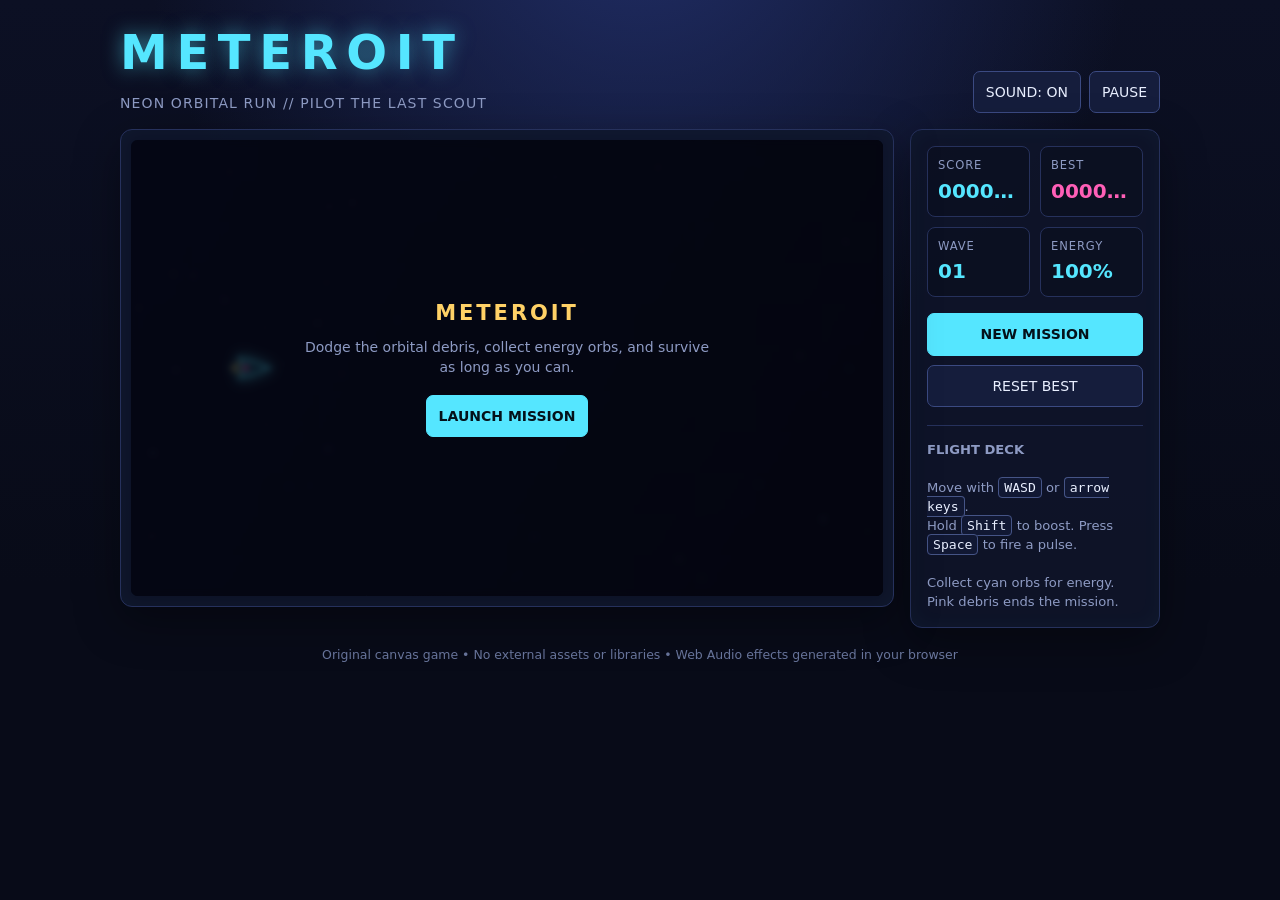
<file: meteroite/index.html>
<!DOCTYPE html>
<html lang="en">

<head>
  <meta charset="UTF-8">
  <meta name="viewport" content="width=device-width, initial-scale=1.0">
  <meta name="theme-color" content="#080b18">
  <title>Meteroite — Neon Orbital Run</title>
  <style>
    :root {
      --bg: #080b18;
      --panel: rgba(15, 20, 42, .9);
      --line: #26315c;
      --text: #e9efff;
      --muted: #8e9bc4;
      --cyan: #55e6ff;
      --pink: #ff5fb7;
      --gold: #ffd166;
      --green: #63f5a6;
    }

    * {
      box-sizing: border-box;
    }

    html,
    body {
      min-height: 100%;
    }

    body {
      margin: 0;
      padding: 18px;
      color: var(--text);
      background:
        radial-gradient(circle at 50% -10%, #202d65 0, transparent 42%),
        linear-gradient(180deg, #0c1024 0%, var(--bg) 65%);
      font: 14px/1.45 "Segoe UI", system-ui, sans-serif;
    }

    button {
      font: inherit;
    }

    .shell {
      width: min(100%, 1040px);
      margin: auto;
    }

    header {
      display: flex;
      justify-content: space-between;
      align-items: end;
      gap: 16px;
      margin-bottom: 16px;
    }

    h1 {
      margin: 0;
      color: var(--cyan);
      font-size: clamp(1.7rem, 5vw, 3rem);
      letter-spacing: .18em;
      text-shadow: 0 0 20px rgba(85, 230, 255, .55);
    }

    .tagline {
      margin: 5px 0 0;
      color: var(--muted);
      letter-spacing: .08em;
    }

    .top-actions {
      display: flex;
      gap: 8px;
    }

    .layout {
      display: grid;
      grid-template-columns: minmax(0, 1fr) 250px;
      gap: 16px;
      align-items: start;
    }

    .screen-wrap,
    .panel {
      border: 1px solid var(--line);
      border-radius: 12px;
      background: var(--panel);
      box-shadow: 0 14px 45px rgba(0, 0, 0, .35), inset 0 0 22px rgba(85, 230, 255, .035);
    }

    .screen-wrap {
      position: relative;
      padding: 10px;
    }

    canvas {
      display: block;
      width: 100%;
      max-height: 70vh;
      aspect-ratio: 1.65;
      border-radius: 7px;
      background: #050712;
      cursor: crosshair;
      image-rendering: pixelated;
    }

    .overlay {
      position: absolute;
      inset: 10px;
      display: grid;
      place-items: center;
      padding: 20px;
      text-align: center;
      border-radius: 7px;
      background: rgba(4, 6, 16, .78);
      backdrop-filter: blur(3px);
    }

    .overlay.hidden {
      display: none;
    }

    .overlay-card {
      max-width: 410px;
    }

    .overlay h2 {
      margin: 0 0 8px;
      color: var(--gold);
      letter-spacing: .14em;
    }

    .overlay p {
      margin: 0 0 18px;
      color: var(--muted);
    }

    .panel {
      padding: 16px;
    }

    .stats {
      display: grid;
      grid-template-columns: 1fr 1fr;
      gap: 10px;
      margin-bottom: 16px;
    }

    .stat {
      min-width: 0;
      overflow: hidden;
      padding: 10px;
      border: 1px solid var(--line);
      border-radius: 8px;
      background: rgba(0, 0, 0, .18);
    }

    .stat span {
      display: block;
      color: var(--muted);
      font-size: .72rem;
      letter-spacing: .08em;
      text-transform: uppercase;
    }

    .stat strong {
      display: block;
      min-width: 0;
      margin-top: 3px;
      overflow: hidden;
      color: var(--cyan);
      font-size: 1.25rem;
      text-overflow: ellipsis;
      white-space: nowrap;
    }

    .stat.best strong {
      color: var(--pink);
    }

    .controls {
      display: grid;
      gap: 9px;
    }

    button {
      border: 1px solid #3b4a82;
      border-radius: 7px;
      padding: 10px 12px;
      color: var(--text);
      background: #151d3c;
      cursor: pointer;
      transition: background .15s, border-color .15s, transform .08s;
    }

    button:hover {
      background: #202b54;
      border-color: var(--cyan);
    }

    button:active {
      transform: translateY(1px);
    }

    .primary {
      color: #04111a;
      background: var(--cyan);
      border-color: var(--cyan);
      font-weight: 700;
    }

    .primary:hover {
      color: #04111a;
      background: #8bf0ff;
    }

    .legend {
      margin: 18px 0 0;
      padding-top: 14px;
      border-top: 1px solid var(--line);
      color: var(--muted);
      font-size: .82rem;
    }

    kbd {
      padding: 2px 5px;
      border: 1px solid #455486;
      border-radius: 4px;
      color: var(--text);
      background: #111833;
    }

    .touch {
      display: none;
      grid-template-columns: repeat(3, 1fr);
      gap: 8px;
      margin-top: 12px;
    }

    .touch button {
      min-height: 44px;
      font-size: 1.15rem;
    }

    .touch .wide {
      grid-column: span 3;
    }

    footer {
      margin-top: 18px;
      color: #69769d;
      font-size: .78rem;
      text-align: center;
    }

    @media (max-width: 760px) {
      body {
        padding: 12px;
      }

      header {
        align-items: start;
        flex-direction: column;
      }

      .layout {
        grid-template-columns: 1fr;
      }

      .panel {
        order: -1;
      }

      .stats {
        margin-bottom: 10px;
      }

      .controls {
        grid-template-columns: repeat(3, 1fr);
      }

      .controls .primary {
        grid-column: span 3;
      }

      .legend {
        display: none;
      }

      .touch {
        display: grid;
      }
    }
  </style>
</head>

<body>
  <main class="shell">
    <header>
      <div>
        <h1>METEROIT</h1>
        <p class="tagline">NEON ORBITAL RUN // PILOT THE LAST SCOUT</p>
      </div>
      <div class="top-actions">
        <button id="soundBtn" type="button" aria-pressed="true">SOUND: ON</button>
        <button id="pauseBtn" type="button">PAUSE</button>
      </div>
    </header>

    <div class="layout">
      <section class="screen-wrap" aria-label="Meteroit game screen">
        <canvas id="game" width="900" height="545"></canvas>
        <div class="overlay" id="overlay">
          <div class="overlay-card">
            <h2 id="overlayTitle">METEROIT</h2>
            <p id="overlayText">Dodge the orbital debris, collect energy orbs, and survive as long as you can.</p>
            <button class="primary" id="startBtn" type="button">LAUNCH MISSION</button>
          </div>
        </div>
        <div class="touch" aria-label="Touch controls">
          <button data-key="up" type="button">▲</button>
          <button data-key="boost" type="button">BOOST</button>
          <button data-key="down" type="button">▼</button>
          <button data-key="left" type="button">◀</button>
          <button data-key="brake" type="button">BRAKE</button>
          <button data-key="right" type="button">▶</button>
          <button class="wide" data-key="fire" type="button">PULSE CANNON</button>
        </div>
      </section>

      <aside class="panel">
        <div class="stats">
          <div class="stat"><span>Score</span><strong id="score">000000</strong></div>
          <div class="stat best"><span>Best</span><strong id="best">000000</strong></div>
          <div class="stat"><span>Wave</span><strong id="wave">01</strong></div>
          <div class="stat"><span>Energy</span><strong id="energy">100%</strong></div>
        </div>
        <div class="controls">
          <button class="primary" id="restartBtn" type="button">NEW MISSION</button>
          <button id="resetBestBtn" type="button">RESET BEST</button>
        </div>
        <div class="legend">
          <strong>FLIGHT DECK</strong><br><br>
          Move with <kbd>WASD</kbd> or <kbd>arrow keys</kbd>.<br>
          Hold <kbd>Shift</kbd> to boost. Press <kbd>Space</kbd> to fire a pulse.<br><br>
          Collect cyan orbs for energy. Pink debris ends the mission.
        </div>
      </aside>
    </div>
    <footer>Original canvas game • No external assets or libraries • Web Audio effects generated in your browser
    </footer>
  </main>

  <script>
    (() => {
      "use strict";
      const canvas = document.getElementById("game");
      const ctx = canvas.getContext("2d");
      const overlay = document.getElementById("overlay");
      const overlayTitle = document.getElementById("overlayTitle");
      const overlayText = document.getElementById("overlayText");
      const startBtn = document.getElementById("startBtn");
      const scoreEl = document.getElementById("score");
      const bestEl = document.getElementById("best");
      const waveEl = document.getElementById("wave");
      const energyEl = document.getElementById("energy");
      const soundBtn = document.getElementById("soundBtn");
      const pauseBtn = document.getElementById("pauseBtn");
      const keys = new Set();
      const W = canvas.width, H = canvas.height;
      let running = false, paused = false, last = 0, spawnClock = 0, orbClock = 0;
      let score = 0, wave = 1, energy = 100, best = Number(localStorage.getItem("meteroit-best") || 0);
      let debris = [], orbs = [], shots = [], particles = [], stars = [];
      let soundOn = localStorage.getItem("meteroit-sound") !== "off";
      let audioContext = null;

      for (let i = 0; i < 100; i++) stars.push({ x: Math.random() * W, y: Math.random() * H, z: .2 + Math.random() * .8 });

      const player = { x: 145, y: H / 2, r: 16, invulnerable: 0 };

      function audio() {
        if (!soundOn) return null;
        try {
          audioContext ||= new (window.AudioContext || window.webkitAudioContext)();
          if (audioContext.state === "suspended") audioContext.resume();
          return audioContext;
        } catch { return null; }
      }
      function tone(freq, duration, type = "sine", volume = .045, slide = 0) {
        const ac = audio(); if (!ac) return;
        const osc = ac.createOscillator(), gain = ac.createGain();
        osc.type = type; osc.frequency.setValueAtTime(freq, ac.currentTime);
        osc.frequency.linearRampToValueAtTime(Math.max(30, freq + slide), ac.currentTime + duration);
        gain.gain.setValueAtTime(volume, ac.currentTime);
        gain.gain.exponentialRampToValueAtTime(.0001, ac.currentTime + duration);
        osc.connect(gain).connect(ac.destination); osc.start(); osc.stop(ac.currentTime + duration);
      }
      const sfx = {
        shoot: () => tone(520, .07, "square", .025, -160),
        collect: () => { tone(660, .1, "triangle", .04, 220); setTimeout(() => tone(880, .1, "triangle", .03), 55); },
        hit: () => { tone(120, .28, "sawtooth", .08, -80); },
        boost: () => tone(190, .06, "sawtooth", .018, 90),
        start: () => { tone(260, .1, "triangle", .04, 140); setTimeout(() => tone(520, .18, "triangle", .035, 180), 90); }
      };

      function resetGame() {
        score = 0; wave = 1; energy = 100; debris = []; orbs = []; shots = []; particles = [];
        player.x = 145; player.y = H / 2; player.invulnerable = 1.5;
        updateHud();
      }
      function startGame() {
        resetGame(); running = true; paused = false; overlay.classList.add("hidden");
        pauseBtn.textContent = "PAUSE"; sfx.start(); last = performance.now();
      }
      function endGame() {
        running = false; paused = false; sfx.hit();
        if (score > best) { best = score; localStorage.setItem("meteroit-best", best); }
        updateHud(); overlayTitle.textContent = "MISSION LOST"; overlayText.textContent = `Final score: ${score.toLocaleString()}. The orbital field is still out there.`;
        startBtn.textContent = "TRY AGAIN"; overlay.classList.remove("hidden");
      }
      function updateHud() {
        scoreEl.textContent = String(Math.floor(score)).padStart(6, "0");
        bestEl.textContent = String(Math.floor(best)).padStart(6, "0");
        waveEl.textContent = String(wave).padStart(2, "0");
        energyEl.textContent = `${Math.max(0, Math.ceil(energy))}%`;
      }
      function burst(x, y, color, count = 10) {
        for (let i = 0; i < count; i++) {
          const a = Math.random() * Math.PI * 2, speed = 30 + Math.random() * 130;
          particles.push({ x, y, vx: Math.cos(a) * speed, vy: Math.sin(a) * speed, life: .45 + Math.random() * .5, color });
        }
      }
      function spawnDebris() {
        const r = 13 + Math.random() * 25;
        debris.push({ x: W + r, y: 30 + Math.random() * (H - 60), r, vx: -(110 + wave * 12 + Math.random() * 80), spin: Math.random() * 6, angle: 0, points: 7 + Math.floor(Math.random() * 3) });
      }
      function spawnOrb() {
        orbs.push({ x: W + 16, y: 35 + Math.random() * (H - 70), r: 8, vx: -(120 + wave * 10), phase: Math.random() * 6 });
      }
      function shoot() {
        if (!running || paused || energy < 3) return;
        energy -= 3; shots.push({ x: player.x + 20, y: player.y, vx: 510, life: 1.2 }); sfx.shoot(); updateHud();
      }
      function pressed(...names) { return names.some(name => keys.has(name)); }

      function update(dt) {
        const boost = pressed("Shift", "boost") && energy > 0;
        const speed = boost ? 310 : 195;
        if (pressed("ArrowUp", "w", "up")) player.y -= speed * dt;
        if (pressed("ArrowDown", "s", "down")) player.y += speed * dt;
        if (pressed("ArrowLeft", "a", "left")) player.x -= speed * dt;
        if (pressed("ArrowRight", "d", "right")) player.x += speed * dt;
        if (boost) { energy -= 22 * dt; if (Math.random() < dt * 7) sfx.boost(); }
        else energy = Math.min(100, energy + 4 * dt);
        player.x = Math.max(35, Math.min(W * .55, player.x)); player.y = Math.max(28, Math.min(H - 28, player.y));
        player.invulnerable = Math.max(0, player.invulnerable - dt);
        spawnClock += dt; orbClock += dt;
        const gap = Math.max(.34, 1.1 - wave * .055);
        if (spawnClock > gap) { spawnClock = 0; spawnDebris(); }
        if (orbClock > 2.2) { orbClock = 0; spawnOrb(); }
        debris.forEach(d => { d.x += d.vx * dt; d.angle += d.spin * dt; });
        orbs.forEach(o => { o.x += o.vx * dt; o.phase += dt * 4; });
        shots.forEach(s => { s.x += s.vx * dt; s.life -= dt; });
        particles.forEach(p => { p.x += p.vx * dt; p.y += p.vy * dt; p.life -= dt; p.vy += 35 * dt; });
        debris = debris.filter(d => d.x > -60);
        orbs = orbs.filter(o => o.x > -30);
        shots = shots.filter(s => s.life > 0 && s.x < W + 30);
        particles = particles.filter(p => p.life > 0);
        for (const d of debris) {
          if (player.invulnerable <= 0 && Math.hypot(d.x - player.x, d.y - player.y) < d.r + player.r - 3) { burst(player.x, player.y, "#ff5fb7", 24); endGame(); return; }
        }
        for (let i = orbs.length - 1; i >= 0; i--) {
          const o = orbs[i];
          if (Math.hypot(o.x - player.x, o.y - player.y) < o.r + player.r) { energy = Math.min(100, energy + 22); score += 75; burst(o.x, o.y, "#55e6ff", 12); orbs.splice(i, 1); sfx.collect(); }
        }
        for (let i = debris.length - 1; i >= 0; i--) for (let j = shots.length - 1; j >= 0; j--) {
          if (Math.hypot(debris[i].x - shots[j].x, debris[i].y - shots[j].y) < debris[i].r + 6) {
            const d = debris[i]; score += Math.round(40 + d.r * 2); burst(d.x, d.y, "#ffd166", 15); debris.splice(i, 1); shots.splice(j, 1); break;
          }
        }
        score += dt * (8 + wave * 2);
        wave = 1 + Math.floor(score / 600);
        updateHud();
      }

      function drawShip() {
        ctx.save(); ctx.translate(player.x, player.y);
        if (player.invulnerable > 0 && Math.floor(player.invulnerable * 12) % 2 === 0) ctx.globalAlpha = .35;
        ctx.shadowBlur = 16; ctx.shadowColor = "#55e6ff"; ctx.strokeStyle = "#55e6ff"; ctx.fillStyle = "#0d2d48"; ctx.lineWidth = 3;
        ctx.beginPath(); ctx.moveTo(22, 0); ctx.lineTo(-15, -13); ctx.lineTo(-9, 0); ctx.lineTo(-15, 13); ctx.closePath(); ctx.fill(); ctx.stroke();
        ctx.fillStyle = "#ff5fb7"; ctx.beginPath(); ctx.arc(-8, 0, 4, 0, Math.PI * 2); ctx.fill();
        ctx.shadowBlur = 8; ctx.strokeStyle = "#ffd166"; ctx.beginPath(); ctx.moveTo(-14, -7); ctx.lineTo(-24, 0); ctx.lineTo(-14, 7); ctx.stroke(); ctx.restore();
      }
      function draw() {
        ctx.clearRect(0, 0, W, H);
        const gradient = ctx.createLinearGradient(0, 0, W, H); gradient.addColorStop(0, "#080d26"); gradient.addColorStop(1, "#060713"); ctx.fillStyle = gradient; ctx.fillRect(0, 0, W, H);
        stars.forEach(star => { star.x -= (20 + wave * 3) * star.z / 2 * .016; if (star.x < 0) star.x = W; ctx.fillStyle = `rgba(165, 190, 255, ${.2 + star.z * .6})`; ctx.fillRect(star.x, star.y, star.z * 2, star.z * 2); });
        ctx.strokeStyle = "rgba(85, 230, 255, .08)"; ctx.beginPath(); ctx.moveTo(0, H * .5); ctx.lineTo(W, H * .5); ctx.stroke();
        orbs.forEach(o => { ctx.save(); ctx.translate(o.x, o.y + Math.sin(o.phase) * 5); ctx.shadowBlur = 18; ctx.shadowColor = "#55e6ff"; ctx.fillStyle = "#55e6ff"; ctx.beginPath(); ctx.arc(0, 0, o.r, 0, Math.PI * 2); ctx.fill(); ctx.fillStyle = "#e9ffff"; ctx.beginPath(); ctx.arc(-2, -2, 2, 0, Math.PI * 2); ctx.fill(); ctx.restore(); });
        debris.forEach(d => { ctx.save(); ctx.translate(d.x, d.y); ctx.rotate(d.angle); ctx.shadowBlur = 13; ctx.shadowColor = "#ff5fb7"; ctx.strokeStyle = "#ff5fb7"; ctx.fillStyle = "#371536"; ctx.lineWidth = 3; ctx.beginPath(); for (let i = 0; i < d.points; i++) { const a = i / d.points * Math.PI * 2, rr = d.r * (.72 + Math.sin(i * 9.7) * .2); ctx.lineTo(Math.cos(a) * rr, Math.sin(a) * rr); } ctx.closePath(); ctx.fill(); ctx.stroke(); ctx.restore(); });
        shots.forEach(s => { ctx.strokeStyle = "#ffd166"; ctx.shadowBlur = 12; ctx.shadowColor = "#ffd166"; ctx.lineWidth = 3; ctx.beginPath(); ctx.moveTo(s.x - 12, s.y); ctx.lineTo(s.x + 10, s.y); ctx.stroke(); });
        particles.forEach(p => { ctx.globalAlpha = Math.max(0, p.life); ctx.fillStyle = p.color; ctx.fillRect(p.x, p.y, 3, 3); }); ctx.globalAlpha = 1;
        drawShip();
      }
      function frame(time) { const dt = Math.min(.035, (time - last) / 1000 || 0); last = time; if (running && !paused) update(dt); draw(); requestAnimationFrame(frame); }

      function setKey(key, down) { if (down) keys.add(key); else keys.delete(key); }
      window.addEventListener("keydown", e => {
        const key = e.key.length === 1 ? e.key.toLowerCase() : e.key;
        if (["ArrowUp", "ArrowDown", "ArrowLeft", "ArrowRight", " ", "Shift"].includes(e.key)) e.preventDefault();
        if (e.key === " ") { if (!e.repeat) shoot(); return; }
        if (e.key === "p" || e.key === "P") { if (running) togglePause(); return; }
        setKey(key, true);
      });
      window.addEventListener("keyup", e => setKey(e.key.length === 1 ? e.key.toLowerCase() : e.key, false));
      function togglePause() {
        if (!running) return; paused = !paused; pauseBtn.textContent = paused ? "RESUME" : "PAUSE";
        if (paused) { overlayTitle.textContent = "PAUSED"; overlayText.textContent = "The flight computer is holding position."; startBtn.textContent = "RESUME MISSION"; overlay.classList.remove("hidden"); }
        else overlay.classList.add("hidden");
      }
      document.querySelectorAll("[data-key]").forEach(button => {
        const key = button.dataset.key;
        const down = e => { e.preventDefault(); if (key === "fire") shoot(); else setKey(key, true); };
        const up = e => { e.preventDefault(); setKey(key, false); };
        button.addEventListener("pointerdown", down); button.addEventListener("pointerup", up); button.addEventListener("pointerleave", up);
      });
      startBtn.addEventListener("click", () => paused ? togglePause() : startGame());
      document.getElementById("restartBtn").addEventListener("click", startGame);
      pauseBtn.addEventListener("click", togglePause);
      soundBtn.addEventListener("click", () => { soundOn = !soundOn; localStorage.setItem("meteroit-sound", soundOn ? "on" : "off"); soundBtn.textContent = `SOUND: ${soundOn ? "ON" : "OFF"}`; soundBtn.setAttribute("aria-pressed", soundOn); });
      document.getElementById("resetBestBtn").addEventListener("click", () => { best = 0; localStorage.removeItem("meteroit-best"); updateHud(); });
      soundBtn.textContent = `SOUND: ${soundOn ? "ON" : "OFF"}`; soundBtn.setAttribute("aria-pressed", soundOn); updateHud(); requestAnimationFrame(frame);
    })();
  </script>
</body>

</html>
</file>
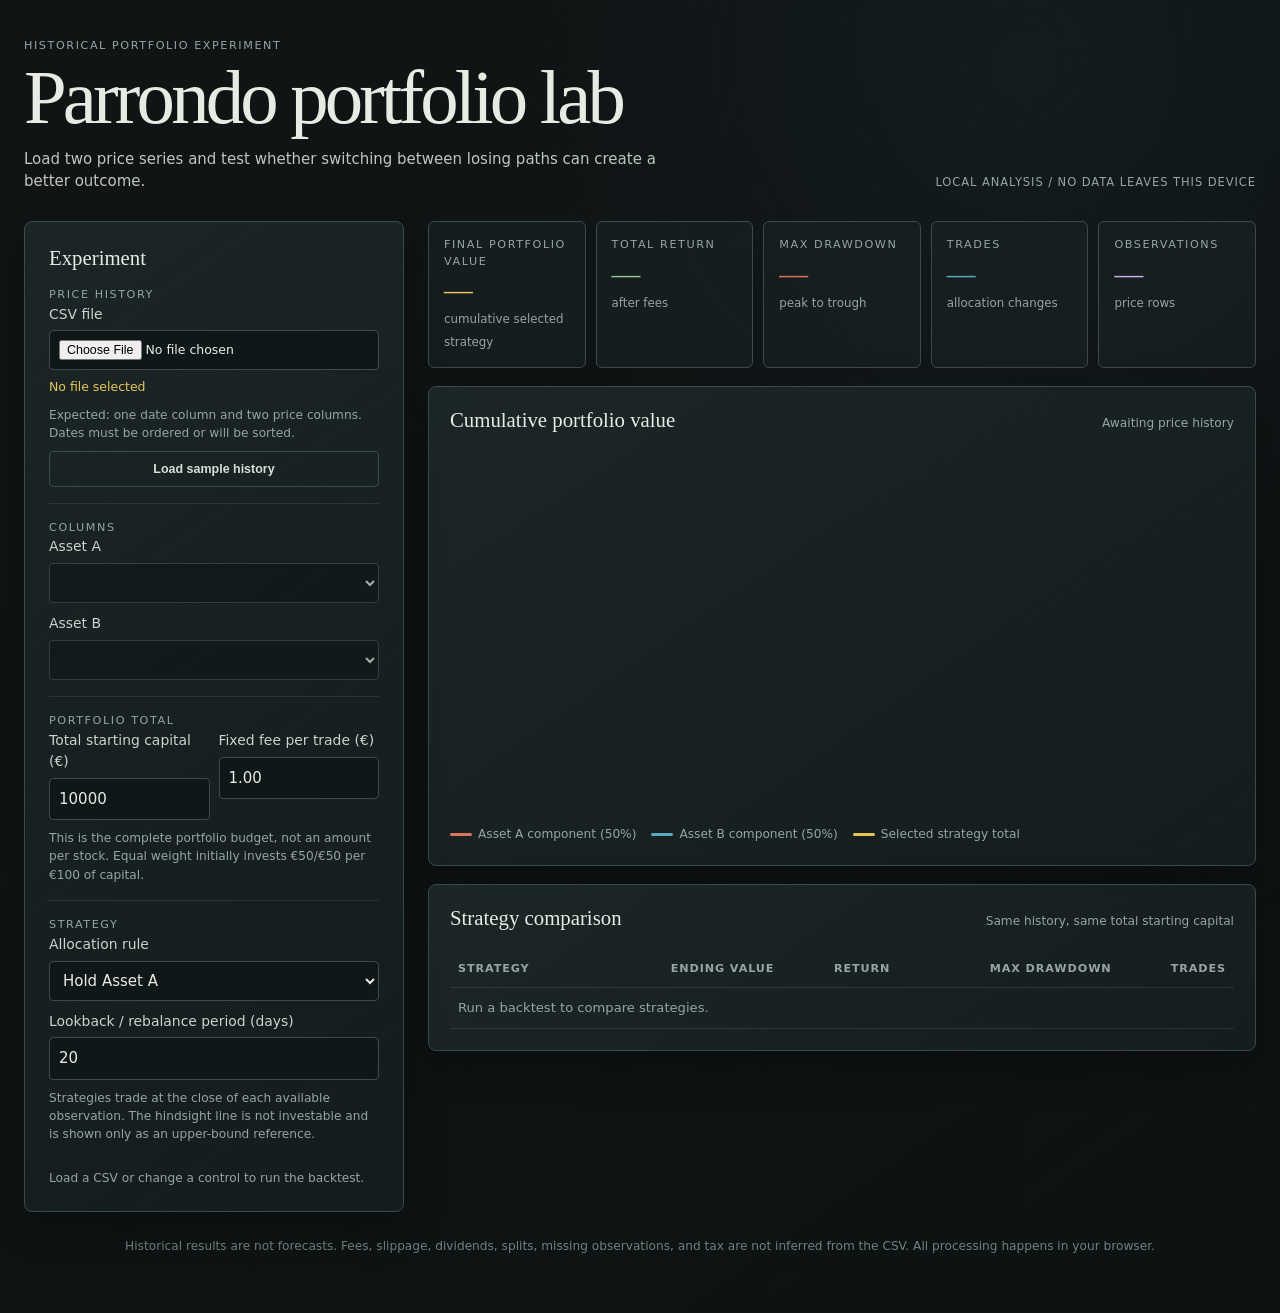
<file: parrondo paradox/index.html>
<!DOCTYPE html>
<html lang="en">
<head>
  <meta charset="UTF-8">
  <meta name="viewport" content="width=device-width, initial-scale=1">
  <meta name="theme-color" content="#101415">
  <title>Parrondo Portfolio Lab</title>
  <style>
    :root{--bg:#101415;--panel:#182021;--panel2:#202a2b;--line:#3b4b4d;--muted:#94a5a3;--text:#e8ebe4;--gold:#e6c65b;--red:#d8775e;--blue:#56aabb;--green:#91c58b}
    *{box-sizing:border-box} body{margin:0;min-width:320px;color:var(--text);background:radial-gradient(circle at 80% 5%,#24404733,transparent 32rem),linear-gradient(145deg,#101415,#0d1213);font:15px/1.5 "Segoe UI",system-ui,sans-serif}
    .shell{width:min(1480px,calc(100% - 48px));margin:auto;padding:38px 0 58px} header{display:flex;justify-content:space-between;gap:32px;align-items:end;margin-bottom:28px}.eyebrow,.label,.kicker{color:var(--muted);font-size:.7rem;letter-spacing:.14em;text-transform:uppercase}
    h1{font:500 clamp(2.2rem,6vw,4.8rem)/.95 Georgia,serif;letter-spacing:-.05em;margin:7px 0}.intro{color:#bdc7c1;max-width:680px;margin:13px 0 0}.plate{color:var(--muted);font-size:.72rem;line-height:1.7;text-align:right;letter-spacing:.08em}
    .layout{display:grid;grid-template-columns:380px minmax(0,1fr);gap:24px;align-items:start}.panel{background:linear-gradient(145deg,#1c2728f5,#151d1ef5);border:1px solid var(--line);border-radius:8px;box-shadow:0 14px 40px #00000042}.controls{padding:24px;position:sticky;top:16px}.controls h2,.panel h2{font:500 1.3rem Georgia,serif;margin:0 0 17px}.group{border-top:1px solid #94a5a326;padding:16px 0}.group:first-of-type{border-top:0;padding-top:0}
    label{color:#cbd3cc;font-size:.87rem;display:block;margin-bottom:6px}input[type=file],select,input[type=number]{width:100%;color:var(--text);background:#101718;border:1px solid var(--line);border-radius:4px;padding:9px;font:inherit}input[type=file]{font-size:.78rem}.help,.status{color:var(--muted);font-size:.76rem;margin:9px 0 0}.row{display:grid;grid-template-columns:1fr 1fr;gap:9px}.button{border:1px solid var(--line);border-radius:4px;background:#202b2c;color:#d7dfd7;padding:10px 12px;font:600 .78rem "Segoe UI",sans-serif;cursor:pointer}.button:hover{border-color:var(--gold);color:var(--gold)}.primary{width:100%;background:var(--gold);border-color:var(--gold);color:#101415;margin-top:8px}.primary:hover{background:#f1d570;color:#101415}.secondary{width:100%;margin-top:8px;background:transparent}.file-name{color:var(--gold);font-size:.78rem;margin-top:8px;overflow:hidden;text-overflow:ellipsis;white-space:nowrap}
    .results{display:grid;gap:18px;min-width:0}.stats{display:grid;grid-template-columns:repeat(5,1fr);gap:10px}.stat{padding:15px;border:1px solid var(--line);border-radius:6px;background:#182021cc}.stat strong{display:block;font:500 clamp(1.1rem,2.7vw,1.8rem) Georgia,serif;margin-top:4px;font-variant-numeric:tabular-nums}.stat small{color:var(--muted);font-size:.74rem}.stat:nth-child(1) strong{color:var(--gold)}.stat:nth-child(2) strong{color:var(--green)}.stat:nth-child(3) strong{color:var(--red)}.stat:nth-child(4) strong{color:var(--blue)}.stat:nth-child(5) strong{color:#c7b1e8}
    .chart-panel,.table-panel{padding:21px}.heading{display:flex;justify-content:space-between;align-items:baseline;gap:15px}.heading p{margin:0;color:var(--muted);font-size:.76rem}canvas{width:100%;height:360px;display:block;margin-top:6px}.legend{display:flex;flex-wrap:wrap;gap:15px;color:var(--muted);font-size:.76rem;margin-top:10px}.key{display:flex;align-items:center;gap:6px}.swatch{width:22px;height:3px;border-radius:3px}.a{background:var(--red)}.b{background:var(--blue)}.s{background:var(--gold)}
    table{width:100%;border-collapse:collapse;font-size:.82rem;margin-top:4px}th,td{text-align:right;padding:10px 8px;border-bottom:1px solid #94a5a326;font-variant-numeric:tabular-nums}th:first-child,td:first-child{text-align:left}th{color:var(--muted);font-size:.7rem;text-transform:uppercase;letter-spacing:.08em}.positive{color:var(--green)}.negative{color:var(--red)}footer{text-align:center;color:#71817f;font-size:.76rem;margin-top:25px}
    @media(max-width:900px){header{align-items:start;flex-direction:column}.plate{text-align:left}.layout{grid-template-columns:1fr}.controls{position:static}.stats{grid-template-columns:repeat(3,1fr)}}@media(max-width:570px){.shell{width:calc(100% - 22px);padding-top:25px}.stats{grid-template-columns:1fr 1fr}.row{grid-template-columns:1fr}canvas{height:285px}.table-panel{overflow:auto}table{min-width:560px}}
  </style>
</head>
<body>
<main class="shell">
  <header><div><div class="eyebrow">Historical portfolio experiment</div><h1>Parrondo portfolio lab</h1><p class="intro">Load two price series and test whether switching between losing paths can create a better outcome.</p></div><div class="plate">LOCAL ANALYSIS / NO DATA LEAVES THIS DEVICE</div></header>
  <div class="layout">
    <aside class="panel controls">
      <h2>Experiment</h2>
      <div class="group"><div class="kicker">Price history</div><label for="csv">CSV file</label><input id="csv" type="file" accept=".csv,text/csv"><div id="fileName" class="file-name">No file selected</div><p class="help">Expected: one date column and two price columns. Dates must be ordered or will be sorted.</p><button id="sample" class="button secondary">Load sample history</button></div>
      <div class="group"><div class="kicker">Columns</div><label for="assetA">Asset A</label><select id="assetA" disabled></select><label for="assetB" style="margin-top:10px">Asset B</label><select id="assetB" disabled></select></div>
<div class="group"><div class="kicker">Portfolio total</div><div class="row"><div><label for="capital">Total starting capital (€)</label><input id="capital" type="number" min="1" step="100" value="10000"></div><div><label for="fee">Fixed fee per trade (€)</label><input id="fee" type="number" min="0" max="1000" step=".01" value="1.00"></div></div><p class="help">This is the complete portfolio budget, not an amount per stock. Equal weight initially invests €50/€50 per €100 of capital.</p></div>
      <div class="group"><div class="kicker">Strategy</div><label for="strategy">Allocation rule</label><select id="strategy"><option value="holdA">Hold Asset A</option><option value="holdB">Hold Asset B</option><option value="equal">Equal weight · rebalance</option><option value="momentum">Momentum · hold recent winner</option><option value="alternate">Alternate · switch by period</option><option value="best">Best hindsight path · reference only</option></select><div id="lookbackWrap" style="margin-top:10px"><label for="lookback">Lookback / rebalance period (days)</label><input id="lookback" type="number" min="1" max="1000" value="20"></div><p class="help">Strategies trade at the close of each available observation. The hindsight line is not investable and is shown only as an upper-bound reference.</p></div>
      <p id="status" class="status" role="status">Load a CSV or change a control to run the backtest.</p>
    </aside>
    <section class="results">
      <div class="stats"><div class="stat"><div class="label">Final portfolio value</div><strong id="ending">—</strong><small>cumulative selected strategy</small></div><div class="stat"><div class="label">Total return</div><strong id="return">—</strong><small>after fees</small></div><div class="stat"><div class="label">Max drawdown</div><strong id="drawdown">—</strong><small>peak to trough</small></div><div class="stat"><div class="label">Trades</div><strong id="trades">—</strong><small>allocation changes</small></div><div class="stat"><div class="label">Observations</div><strong id="observations">—</strong><small>price rows</small></div></div>
      <div class="panel chart-panel"><div class="heading"><h2>Cumulative portfolio value</h2><p id="chartNote">Awaiting price history</p></div><canvas id="chart" aria-label="Portfolio value chart"></canvas><div class="legend"><span class="key"><i class="swatch a"></i><span id="legendA">Asset A component (50%)</span></span><span class="key"><i class="swatch b"></i><span id="legendB">Asset B component (50%)</span></span><span class="key"><i class="swatch s"></i>Selected strategy total</span></div></div>
      <div class="panel table-panel"><div class="heading"><h2>Strategy comparison</h2><p>Same history, same total starting capital</p></div><table><thead><tr><th>Strategy</th><th>Ending value</th><th>Return</th><th>Max drawdown</th><th>Trades</th></tr></thead><tbody id="comparison"><tr><td colspan="5" style="text-align:left;color:var(--muted)">Run a backtest to compare strategies.</td></tr></tbody></table></div>
    </section>
  </div>
  <footer>Historical results are not forecasts. Fees, slippage, dividends, splits, missing observations, and tax are not inferred from the CSV. All processing happens in your browser.</footer>
</main>
<script>
(() => {
  const $=id=>document.getElementById(id); let rows=[],headers=[],last=null;
  const colors={a:"#d8775e",b:"#56aabb",s:"#e6c65b",grid:"#3b4b4d",text:"#94a5a3"};
  function parseCSV(text){const lines=text.replace(/^\uFEFF/,"").split(/\r?\n/).map(line=>line.trim()).filter(Boolean);if(!lines.length)throw Error("The CSV is empty.");const delimiter=(lines[0].includes(";")&&!lines[0].includes(","))||lines[0].split(";").length>1?";":",";const split=line=>{let out=[],cur="",quote=false;for(const ch of line){if(ch==='"')quote=!quote;else if(ch===delimiter&&!quote){out.push(cur.trim());cur=""}else cur+=ch}out.push(cur.trim());return out};const h=split(lines[0]).map(x=>x.replace(/^"|"$/g,"").trim());const data=lines.slice(1).map(line=>split(line)).map(v=>{const obj={};h.forEach((key,i)=>obj[key]=v[i]);return obj});return {h,data}}
  function dateValue(v){const d=new Date(v);return Number.isNaN(d.getTime())?null:d}
  function numeric(v){const raw=String(v??"").trim();if(!raw||/^#(?:N\/A|VALUE!|DIV\/0!|NAME\?|REF!|NUM!|NULL!)$/i.test(raw))return null;const normalized=raw.replace(/\s/g,"").replace(/[€$%]/g,"").replace(",",".");const n=Number(normalized);return Number.isFinite(n)?n:null}
  function load(text,name){const parsed=parseCSV(text);headers=parsed.h;const dateHeader=headers.find(h=>/date|time|day/i.test(h))||headers[0];const numericHeaders=headers.filter(h=>h!==dateHeader&&parsed.data.some(r=>numeric(r[h])!==null));if(numericHeaders.length<2)throw Error("CSV needs a date column and at least two numeric price columns.");rows=parsed.data.map(r=>({date:dateValue(r[dateHeader]),values:numericHeaders.map(h=>numeric(r[h]))})).filter(r=>r.date&&r.values.every(v=>v>0)).sort((x,y)=>x.date-y.date);if(rows.length<2)throw Error("Not enough valid dated price rows.");fillSelects(numericHeaders);$("fileName").textContent=name;run()}
  function fillSelects(names){["assetA","assetB"].forEach((id,i)=>{$(id).innerHTML="";names.forEach((n,j)=>{const o=document.createElement("option");o.value=j;o.textContent=n;$(id).append(o)});$(id).disabled=false});$("assetB").selectedIndex=1}
  function selectedRows(){const ai=+$("assetA").value,bi=+$("assetB").value;return rows.map(r=>({date:r.date,a:r.values[ai],b:r.values[bi]}))}
  function portfolio(kind, data) {
    const start = +$("capital").value || 10000;
    const fee = +$("fee").value || 0;
    const period = Math.max(1, +$("lookback").value || 20);
    const values = [];
    let value = start;
    let peak = start;
    let drawdown = 0;
    let trades = 0;
    let lastAllocation = null;
    let unitsA = 0;
    let unitsB = 0;

    function allocationAt(index) {
      if (kind === "holdA") return 1;
      if (kind === "holdB") return 0;
      if (kind === "equal") return 0.5;
      if (kind === "alternate") return Math.floor(index / period) % 2 === 0 ? 1 : 0;
      if (kind === "momentum") {
        if (index < period) return 0.5;
        const returnA = data[index].a / data[index - period].a - 1;
        const returnB = data[index].b / data[index - period].b - 1;
        return returnA >= returnB ? 1 : 0;
      }
      if (kind === "best") {
        if (index === 0) return 0.5;
        return data[index].a / data[0].a >= data[index].b / data[0].b ? 1 : 0;
      }
      return 0.5;
    }

    function allocationKey(weightA) {
      return weightA === 1 ? "A" : weightA === 0 ? "B" : "50/50";
    }

    const initialWeight = allocationAt(0);
    unitsA = start * initialWeight / data[0].a;
    unitsB = start * (1 - initialWeight) / data[0].b;
    lastAllocation = allocationKey(initialWeight);

    for (let i = 0; i < data.length; i++) {
      value = unitsA * data[i].a + unitsB * data[i].b;

      const shouldRebalance = kind === "equal"
        ? i > 0 && i % period === 0
        : i > 0;

      if (shouldRebalance) {
        const targetWeight = allocationAt(i);
        const nextAllocation = allocationKey(targetWeight);
        const allocationChanged = nextAllocation !== lastAllocation;

        if (allocationChanged || kind === "equal") {
          value = Math.max(0, value - fee);
          unitsA = value * targetWeight / data[i].a;
          unitsB = value * (1 - targetWeight) / data[i].b;
          trades += kind === "equal" ? 2 : allocationChanged ? 1 : 0;
          lastAllocation = nextAllocation;
        }
      }

      values.push(value);
      peak = Math.max(peak, value);
      drawdown = Math.max(drawdown, peak > 0 ? (peak - value) / peak : 0);
    }

    return { values, end: value, ret: value / start - 1, dd: drawdown, trades };
  }  function run(){if(rows.length<2){$("status").textContent="Load a CSV or use the sample history.";return}const data=selectedRows();const strategy=$("strategy").value;const names={holdA:"Hold Asset A",holdB:"Hold Asset B",equal:"Equal weight",momentum:"Momentum",alternate:"Alternate",best:"Best hindsight"};const results={};Object.keys(names).forEach(k=>results[k]=portfolio(k,data));last={data,results,strategy,names};const r=results[strategy];$("ending").textContent=money(r.end);$("return").textContent=pct(r.ret);$("drawdown").textContent=pct(-r.dd);$("trades").textContent=r.trades;$("observations").textContent=data.length;$("legendA").textContent=$("assetA").selectedOptions[0]?.textContent||"Asset A";$("legendB").textContent=$("assetB").selectedOptions[0]?.textContent||"Asset B";$("chartNote").textContent=`${data[0].date.toLocaleDateString()} → ${data.at(-1).date.toLocaleDateString()}`;$("status").textContent=`Backtested ${data.length} observations using ${names[strategy]}.`;draw();comparison()}
  function money(n){return new Intl.NumberFormat("de-DE",{style:"currency",currency:"EUR",minimumFractionDigits:2,maximumFractionDigits:2}).format(n)}function pct(n){return `${n>=0?"+":""}${(n*100).toFixed(2)}%`}
  function comparison(){const body=$("comparison");body.innerHTML="";Object.entries(last.names).forEach(([k,n])=>{const r=last.results[k],tr=document.createElement("tr");tr.innerHTML=`<td>${n}</td><td>${money(r.end)}</td><td class="${r.ret>=0?"positive":"negative"}">${pct(r.ret)}</td><td class="negative">${pct(-r.dd)}</td><td>${r.trades}</td>`;body.append(tr)})}
  function draw(){const c=$("chart"),rect=c.getBoundingClientRect(),ratio=devicePixelRatio||1;c.width=rect.width*ratio;c.height=rect.height*ratio;const x=c.getContext("2d");x.setTransform(ratio,0,0,ratio,0,0);const w=rect.width,h=rect.height,p={l:52,r:15,t:20,b:34};x.clearRect(0,0,w,h);const halfCapital = (+$("capital").value || 10000) / 2;const series=[last.results.holdA.values.map((value)=>value*0.5),last.results.holdB.values.map((value)=>value*0.5),last.results[last.strategy].values];const max=Math.max(...series.flat())*1.05,min=Math.min(...series.flat())*.95;const X=i=>p.l+i/(last.data.length-1)*(w-p.l-p.r),Y=v=>p.t+(max-v)/(max-min)*(h-p.t-p.b);x.font="12px Segoe UI";for(let i=0;i<=4;i++){const v=min+(max-min)*i/4,y=Y(v);x.strokeStyle=colors.grid;x.globalAlpha=.6;x.beginPath();x.moveTo(p.l,y);x.lineTo(w-p.r,y);x.stroke();x.globalAlpha=1;x.fillStyle=colors.text;x.fillText(money(v),5,y+4)};[["holdA","#d8775e",2],["holdB","#56aabb",2],[last.strategy,"#e6c65b",3]].forEach(([k,color,l])=>{x.strokeStyle=color;x.lineWidth=l;x.beginPath();const chartValues=k==="holdA"?last.results[k].values.map((v)=>v*0.5):k==="holdB"?last.results[k].values.map((v)=>v*0.5):last.results[k].values;chartValues.forEach((v,i)=>i?x.lineTo(X(i),Y(v)):x.moveTo(X(i),Y(v)));x.stroke()});x.fillStyle=colors.text;x.fillText("observations",w-83,h-8)}
  function sample(){let a=100,b=100,out=["Date,Northwind,Southridge"],d=new Date("2020-01-01");for(let i=0;i<260;i++){const phase=i/260;a*=1+(Math.sin(i*.21)*.002+.004+(i%47===0?-.03:0));b*=1+(Math.cos(i*.13)*.0015+.0035+(i%61===0?-.026:0));out.push(`${d.toISOString().slice(0,10)},${a.toFixed(2)},${b.toFixed(2)}`);d.setDate(d.getDate()+1)}load(out.join("\n"),"sample-history.csv")}
  $("csv").addEventListener("change",e=>{const f=e.target.files[0];if(!f)return;const reader=new FileReader();reader.onload=()=>{try{load(reader.result,f.name)}catch(err){$("status").textContent=err.message}};reader.readAsText(f)});$("sample").addEventListener("click",sample);["assetA","assetB","capital","fee","lookback","strategy"].forEach(id=>$(id).addEventListener("change",run));addEventListener("resize",()=>last&&draw());
})();
</script>
</body>
</html>
</file>
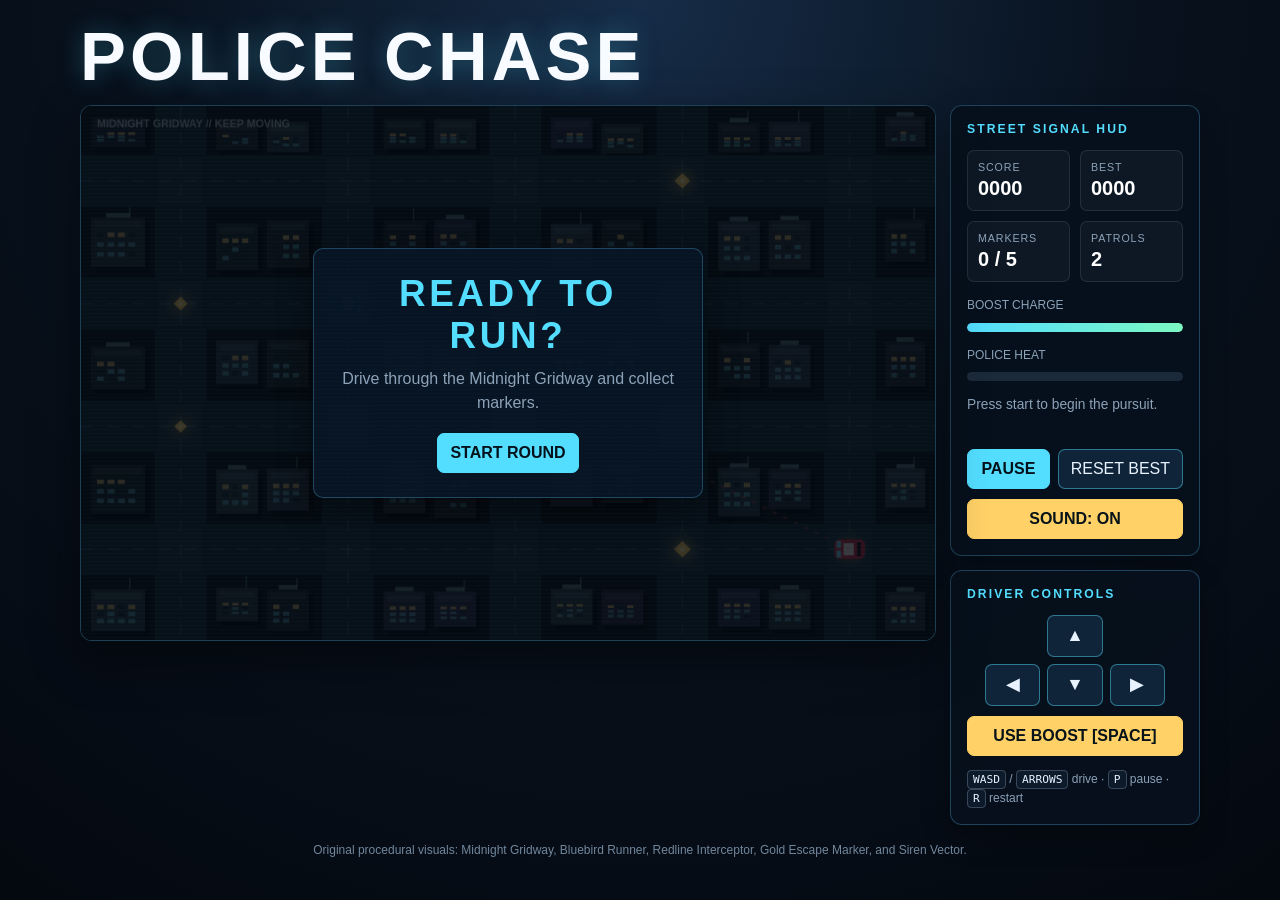
<file: police-chase-2000/index.html>
<!DOCTYPE html>
<html lang="en">
<head>
    <meta charset="UTF-8">
    <meta name="viewport" content="width=device-width, initial-scale=1.0">
    <title>Police Chase 2000</title>
    <style>
        :root {
            --ink: #e8f3ff;
            --muted: #8ca2b8;
            --panel: rgba(7, 17, 29, 0.92);
            --line: rgba(95, 202, 255, 0.28);
            --cyan: #53ddff;
            --red: #ff526b;
            --gold: #ffd166;
            --green: #65e6a2;
        }

        * {
            box-sizing: border-box;
        }

        body {
            margin: 0;
            min-height: 100vh;
            padding: 24px 14px;
            color: var(--ink);
            background: radial-gradient(circle at 50% 0%, #162c47 0, #08111d 46%, #040910 100%);
            font-family: "Segoe UI", Arial, sans-serif;
        }

        button {
            font: inherit;
        }

        .shell {
            width: min(1120px, 100%);
            margin: 0 auto;
        }

        header {
            display: flex;
            justify-content: space-between;
            align-items: end;
            gap: 20px;
            margin-bottom: 16px;
        }

        .eyebrow {
            margin: 0 0 6px;
            color: var(--cyan);
            font-size: 0.72rem;
            font-weight: 700;
            letter-spacing: 0.2em;
        }

        h1 {
            margin: 0;
            color: #f8fbff;
            font-size: clamp(2rem, 6vw, 4.3rem);
            line-height: 0.95;
            letter-spacing: 0.06em;
            text-shadow: 0 0 24px rgba(83, 221, 255, 0.28);
        }

        .tagline {
            max-width: 340px;
            margin: 0;
            color: var(--muted);
            font-size: 0.85rem;
            line-height: 1.5;
            text-align: right;
        }

        .game-layout {
            display: grid;
            grid-template-columns: minmax(0, 1fr) 250px;
            gap: 14px;
            align-items: start;
        }

        .screen-wrap {
            position: relative;
            overflow: hidden;
            border: 1px solid var(--line);
            border-radius: 12px;
            background: #050b12;
            box-shadow: 0 18px 50px rgba(0, 0, 0, 0.42);
        }

        canvas {
            display: block;
            width: 100%;
            height: auto;
            aspect-ratio: 16 / 10;
            background: #07111b;
            cursor: crosshair;
        }

        .screen-wrap::after {
            position: absolute;
            inset: 0;
            pointer-events: none;
            background: repeating-linear-gradient(
                to bottom,
                transparent 0,
                transparent 3px,
                rgba(255, 255, 255, 0.025) 4px
            );
            content: "";
        }

        .overlay {
            position: absolute;
            inset: 0;
            display: grid;
            place-items: center;
            padding: 20px;
            background: rgba(3, 9, 16, 0.78);
            text-align: center;
        }

        .overlay.hidden {
            display: none;
        }

        .overlay-card {
            max-width: 390px;
            padding: 24px;
            border: 1px solid var(--line);
            border-radius: 10px;
            background: rgba(8, 22, 37, 0.95);
            box-shadow: 0 10px 35px rgba(0, 0, 0, 0.45);
        }

        .overlay h2 {
            margin: 0 0 10px;
            color: var(--cyan);
            font-size: clamp(1.4rem, 4vw, 2.3rem);
            letter-spacing: 0.1em;
        }

        .overlay p {
            margin: 0 0 18px;
            color: var(--muted);
            line-height: 1.5;
        }

        .panel {
            padding: 16px;
            border: 1px solid var(--line);
            border-radius: 12px;
            background: var(--panel);
            box-shadow: 0 12px 30px rgba(0, 0, 0, 0.24);
        }

        .panel + .panel {
            margin-top: 14px;
        }

        .panel h2 {
            margin: 0 0 14px;
            color: var(--cyan);
            font-size: 0.76rem;
            letter-spacing: 0.17em;
        }

        .stats {
            display: grid;
            grid-template-columns: 1fr 1fr;
            gap: 10px;
        }

        .stat {
            padding: 10px;
            border: 1px solid rgba(140, 162, 184, 0.16);
            border-radius: 7px;
            background: rgba(255, 255, 255, 0.035);
        }

        .stat span {
            display: block;
            margin-bottom: 4px;
            color: var(--muted);
            font-size: 0.67rem;
            letter-spacing: 0.08em;
            text-transform: uppercase;
        }

        .stat strong {
            color: #fff;
            font-size: 1.25rem;
        }

        .meter {
            height: 9px;
            overflow: hidden;
            margin: 7px 0 14px;
            border-radius: 99px;
            background: #1b2a3a;
        }

        .meter i {
            display: block;
            width: 100%;
            height: 100%;
            border-radius: inherit;
            background: linear-gradient(90deg, var(--cyan), #7cf8c2);
            transition: width 0.15s ease, background 0.2s ease;
        }

        .meter.heat i {
            background: linear-gradient(90deg, var(--gold), var(--red));
        }

        .status {
            min-height: 40px;
            margin: 0;
            color: var(--muted);
            font-size: 0.86rem;
            line-height: 1.4;
        }

        .button-row {
            display: flex;
            gap: 8px;
            margin-top: 14px;
        }

        button {
            border: 1px solid rgba(83, 221, 255, 0.45);
            border-radius: 7px;
            padding: 10px 12px;
            color: var(--ink);
            background: #102439;
            cursor: pointer;
            transition: transform 0.12s ease, background 0.12s ease, border-color 0.12s ease;
        }

        button:hover,
        button:focus-visible {
            border-color: var(--cyan);
            background: #173551;
        }

        button:active {
            transform: translateY(1px);
        }

        .primary {
            flex: 1;
            color: #04111a;
            border-color: var(--cyan);
            background: var(--cyan);
            font-weight: 800;
        }

        .primary:hover,
        .primary:focus-visible {
            background: #8cecff;
        }

        .controls {
            display: grid;
            grid-template-columns: repeat(3, 1fr);
            gap: 7px;
            max-width: 180px;
            margin: 0 auto;
        }

        .controls button {
            min-height: 42px;
            padding: 6px;
            font-size: 1.1rem;
        }

        .controls .up {
            grid-column: 2;
        }

        .controls .left {
            grid-column: 1;
            grid-row: 2;
        }

        .controls .down {
            grid-column: 2;
            grid-row: 2;
        }

        .controls .right {
            grid-column: 3;
            grid-row: 2;
        }

        .boost {
            width: 100%;
            margin-top: 10px;
            color: #071319;
            border-color: var(--gold);
            background: var(--gold);
            font-weight: 800;
        }

        .help {
            margin: 14px 0 0;
            color: var(--muted);
            font-size: 0.75rem;
            line-height: 1.6;
        }

        kbd {
            padding: 2px 5px;
            border: 1px solid rgba(140, 162, 184, 0.35);
            border-radius: 4px;
            color: var(--ink);
            background: #0d1a29;
            font-size: 0.7rem;
        }

        footer {
            margin-top: 16px;
            color: #71879d;
            font-size: 0.75rem;
            line-height: 1.5;
            text-align: center;
        }

        @media (max-width: 780px) {
            body {
                padding: 16px 10px;
            }

            header {
                display: block;
            }

            .tagline {
                max-width: none;
                margin-top: 10px;
                text-align: left;
            }

            .game-layout {
                grid-template-columns: 1fr;
            }

            .side-panel {
                display: grid;
                grid-template-columns: 1fr 1fr;
                gap: 14px;
            }

            .panel + .panel {
                margin-top: 0;
            }
        }

        @media (max-width: 480px) {
            h1 {
                font-size: 2.25rem;
            }

            .side-panel {
                display: block;
            }

            .panel + .panel {
                margin-top: 14px;
            }

            canvas {
                aspect-ratio: 4 / 3;
            }
        }
    </style>
</head>
<body>
    <main class="shell">
        <header>
            <div>
                <h1>POLICE CHASE</h1>
            </div>
        </header>

        <div class="game-layout">
            <section class="screen-wrap" aria-label="Police Chase 2000 game screen">
                <canvas id="gameCanvas" width="960" height="600"></canvas>
                <div class="overlay" id="overlay">
                    <div class="overlay-card">
                        <h2 id="overlayTitle">READY TO RUN?</h2>
                        <p id="overlayText">Drive through the Midnight Gridway and collect markers.</p>
                        <button class="primary" id="startButton">START ROUND</button>
                    </div>
                </div>
            </section>

            <aside class="side-panel">
                <section class="panel">
                    <h2>STREET SIGNAL HUD</h2>
                    <div class="stats">
                        <div class="stat">
                            <span>Score</span>
                            <strong id="scoreValue">0000</strong>
                        </div>
                        <div class="stat">
                            <span>Best</span>
                            <strong id="bestValue">0000</strong>
                        </div>
                        <div class="stat">
                            <span>Markers</span>
                            <strong id="markersValue">0 / 5</strong>
                        </div>
                        <div class="stat">
                            <span>Patrols</span>
                            <strong id="patrolsValue">2</strong>
                        </div>
                    </div>
                    <p class="help">BOOST CHARGE</p>
                    <div class="meter"><i id="boostMeter"></i></div>
                    <p class="help">POLICE HEAT</p>
                    <div class="meter heat"><i id="heatMeter"></i></div>
                    <p class="status" id="statusText">Press start to begin the pursuit.</p>
                    <div class="button-row">
                        <button class="primary" id="pauseButton">PAUSE</button>
                        <button id="resetButton">RESET BEST</button>
                    </div>
                    <button class="boost" id="soundButton" type="button">SOUND: ON</button>
                </section>

                <section class="panel">
                    <h2>DRIVER CONTROLS</h2>
                    <div class="controls" aria-label="Directional controls">
                        <button class="up" data-direction="up" aria-label="Drive up">▲</button>
                        <button class="left" data-direction="left" aria-label="Drive left">◀</button>
                        <button class="down" data-direction="down" aria-label="Drive down">▼</button>
                        <button class="right" data-direction="right" aria-label="Drive right">▶</button>
                    </div>
                    <button class="boost" id="boostButton">USE BOOST [SPACE]</button>
                    <p class="help">
                        <kbd>WASD</kbd> / <kbd>ARROWS</kbd> drive ·
                        <kbd>P</kbd> pause · <kbd>R</kbd> restart
                    </p>
                </section>
            </aside>
        </div>

        <footer>
            Original procedural visuals: Midnight Gridway, Bluebird Runner, Redline Interceptor, Gold Escape Marker, and Siren Vector.
        </footer>
    </main>

    <script>
        "use strict";

        const canvas = document.getElementById("gameCanvas");
        const ctx = canvas.getContext("2d");
        const overlay = document.getElementById("overlay");
        const overlayTitle = document.getElementById("overlayTitle");
        const overlayText = document.getElementById("overlayText");
        const startButton = document.getElementById("startButton");
        const pauseButton = document.getElementById("pauseButton");
        const boostButton = document.getElementById("boostButton");
        const soundButton = document.getElementById("soundButton");
        const scoreValue = document.getElementById("scoreValue");
        const bestValue = document.getElementById("bestValue");
        const markersValue = document.getElementById("markersValue");
        const patrolsValue = document.getElementById("patrolsValue");
        const boostMeter = document.getElementById("boostMeter");
        const heatMeter = document.getElementById("heatMeter");
        const statusText = document.getElementById("statusText");

        const WORLD = { width: canvas.width, height: canvas.height };
        const ROAD_WIDTH = 58;
        const ROAD_X = [112, 300, 488, 676, 864];
        const ROAD_Y = [84, 222, 360, 498];
        const ROAD_MARGIN = ROAD_WIDTH / 2 - 8;
        const BEST_KEY = "police_chase_2000_best";
        const AUDIO_KEY = "police_chase_2000_sound";

        let state = "ready";
        let score = 0;
        let markersCollected = 0;
        let heat = 0;
        let boost = 100;
        let lastTime = 0;
        let animationId = 0;
        let pulse = 0;
        let player;
        let police = [];
        let markers = [];
        let roadblocks = [];
        let sparks = [];
        const keys = new Set();
        let soundEnabled = localStorage.getItem(AUDIO_KEY) !== "off";
        let audioContext = null;
        const buildings = createBuildings();

        const bestScore = () => Number(localStorage.getItem(BEST_KEY) || 0);

        function randomItem(items) {
            return items[Math.floor(Math.random() * items.length)];
        }

        function seededRandom(seed) {
            const value = Math.sin(seed * 12.9898) * 43758.5453;
            return value - Math.floor(value);
        }

        function createBuildings() {
            const result = [];
            const xEdges = [0, ...ROAD_X.map((road) => road - ROAD_WIDTH / 2), ...ROAD_X.map((road) => road + ROAD_WIDTH / 2), WORLD.width];
            const xBlocks = [
                [0, ROAD_X[0] - ROAD_WIDTH / 2],
                ...ROAD_X.slice(0, -1).map((road, index) => [
                    road + ROAD_WIDTH / 2,
                    ROAD_X[index + 1] - ROAD_WIDTH / 2
                ]),
                [ROAD_X[ROAD_X.length - 1] + ROAD_WIDTH / 2, WORLD.width]
            ];
            const yBlocks = [
                [0, ROAD_Y[0] - ROAD_WIDTH / 2],
                ...ROAD_Y.slice(0, -1).map((road, index) => [
                    road + ROAD_WIDTH / 2,
                    ROAD_Y[index + 1] - ROAD_WIDTH / 2
                ]),
                [ROAD_Y[ROAD_Y.length - 1] + ROAD_WIDTH / 2, WORLD.height]
            ];

            xBlocks.forEach(([left, right], column) => {
                yBlocks.forEach(([top, bottom], row) => {
                    const lotWidth = right - left;
                    const lotHeight = bottom - top;
                    const seed = column * 31 + row * 17 + 7;
                    const count = lotWidth > 120 ? 2 : 1;

                    for (let index = 0; index < count; index += 1) {
                        const horizontalGap = 10;
                        const buildingWidth = count === 1
                            ? lotWidth - 22
                            : (lotWidth - horizontalGap - 26) / 2;
                        const buildingX = left + 11 + index * (buildingWidth + horizontalGap);
                        const buildingY = top + 11 + seededRandom(seed + index) * 9;
                        const buildingHeight = Math.max(
                            34,
                            lotHeight - 24 - seededRandom(seed + index + 3) * 12
                        );

                        result.push({
                            x: buildingX,
                            y: buildingY,
                            width: buildingWidth,
                            height: buildingHeight,
                            floors: 3 + Math.floor(seededRandom(seed + index + 5) * 13),
                            hue: 202 + Math.floor(seededRandom(seed + index + 9) * 28),
                            rooftop: seededRandom(seed + index + 12) > 0.48,
                            antenna: seededRandom(seed + index + 15) > 0.68,
                            seed: seed + index * 19
                        });
                    }
                });
            });

            return result;
        }

        function clamp(value, min, max) {
            return Math.max(min, Math.min(max, value));
        }

        function distance(a, b) {
            return Math.hypot(a.x - b.x, a.y - b.y);
        }

        function makeRoadblock() {
            const horizontal = Math.random() > 0.5;
            let block;

            do {
                block = {
                    x: horizontal
                        ? 40 + Math.random() * (WORLD.width - 80)
                        : randomItem(ROAD_X),
                    y: horizontal
                        ? randomItem(ROAD_Y)
                        : 40 + Math.random() * (WORLD.height - 80),
                    horizontal,
                    phase: Math.random() * Math.PI * 2
                };
            } while (
                distance(block, player) < 90 ||
                police.some((unit) => distance(block, unit) < 70) ||
                isRoadBlocked(block.x, block.y)
            );

            return block;
        }

        function isRoadBlocked(x, y) {
            return roadblocks.some((block) => Math.hypot(x - block.x, y - block.y) < 25);
        }

        function formatScore(value) {
            return String(Math.floor(value)).padStart(4, "0");
        }

        function ensureAudio() {
            if (!soundEnabled) {
                return;
            }

            const AudioContext = window.AudioContext || window.webkitAudioContext;
            if (!AudioContext) {
                return;
            }

            if (!audioContext) {
                audioContext = new AudioContext();
            }

            if (audioContext.state === "suspended") {
                audioContext.resume();
            }
        }

        function playTone(frequency, duration, type = "square", volume = 0.035, slide = 0) {
            if (!soundEnabled) {
                return;
            }

            ensureAudio();
            if (!audioContext) {
                return;
            }

            const oscillator = audioContext.createOscillator();
            const gain = audioContext.createGain();
            const now = audioContext.currentTime;

            oscillator.type = type;
            oscillator.frequency.setValueAtTime(frequency, now);
            oscillator.frequency.linearRampToValueAtTime(
                Math.max(30, frequency + slide),
                now + duration
            );
            gain.gain.setValueAtTime(volume, now);
            gain.gain.exponentialRampToValueAtTime(0.0001, now + duration);
            oscillator.connect(gain);
            gain.connect(audioContext.destination);
            oscillator.start(now);
            oscillator.stop(now + duration);
        }

        function playSiren() {
            playTone(440, 0.12, "sawtooth", 0.025, 180);
            window.setTimeout(() => playTone(660, 0.12, "sawtooth", 0.025, -180), 120);
        }

        function updateSoundButton() {
            soundButton.textContent = `SOUND: ${soundEnabled ? "ON" : "OFF"}`;
        }

        function nearestRoad(value, roads) {
            return roads.reduce((nearest, road) => (
                Math.abs(road - value) < Math.abs(nearest - value) ? road : nearest
            ), roads[0]);
        }

        function isOnHorizontalRoad(entity) {
            return ROAD_Y.some((road) => Math.abs(entity.y - road) <= ROAD_MARGIN);
        }

        function isOnVerticalRoad(entity) {
            return ROAD_X.some((road) => Math.abs(entity.x - road) <= ROAD_MARGIN);
        }

        function moveOnRoad(entity, dx, dy, distanceToMove) {
            const requestedHorizontal = Math.abs(dx) > Math.abs(dy);
            const hasInput = dx !== 0 || dy !== 0;
            const onHorizontal = isOnHorizontalRoad(entity);
            const onVertical = isOnVerticalRoad(entity);
            const atIntersection = onHorizontal && onVertical;
            let roadDirection = entity.roadDirection || entity.direction || { x: 1, y: 0 };

            if (atIntersection) {
                if (hasInput) {
                    roadDirection = requestedHorizontal
                        ? { x: Math.sign(dx), y: 0 }
                        : { x: 0, y: Math.sign(dy) };
                }

                // Snap only the lane coordinate. Do not reset the coordinate
                // in the direction of travel while crossing the intersection.
                if (Math.abs(roadDirection.x) > 0) {
                    entity.y = nearestRoad(entity.y, ROAD_Y);
                } else {
                    entity.x = nearestRoad(entity.x, ROAD_X);
                }
            } else if (onHorizontal) {
                entity.y = nearestRoad(entity.y, ROAD_Y);
                const atHorizontalBoundary = entity.x <= 20 || entity.x >= WORLD.width - 20;
                const canTurnAtRoadEnd = atHorizontalBoundary && !requestedHorizontal;

                if (requestedHorizontal && hasInput) {
                    roadDirection = { x: Math.sign(dx), y: 0 };
                } else if (canTurnAtRoadEnd && hasInput) {
                    entity.x = nearestRoad(entity.x, ROAD_X);
                    roadDirection = { x: 0, y: Math.sign(dy) };
                } else {
                    roadDirection = {
                        x: Math.sign(roadDirection.x) || 1,
                        y: 0
                    };
                }
            } else if (onVertical) {
                entity.x = nearestRoad(entity.x, ROAD_X);
                const atVerticalBoundary = entity.y <= 20 || entity.y >= WORLD.height - 20;
                const canTurnAtRoadEnd = atVerticalBoundary && requestedHorizontal;

                if (!requestedHorizontal && hasInput) {
                    roadDirection = { x: 0, y: Math.sign(dy) };
                } else if (canTurnAtRoadEnd && hasInput) {
                    entity.y = nearestRoad(entity.y, ROAD_Y);
                    roadDirection = { x: Math.sign(dx), y: 0 };
                } else {
                    roadDirection = {
                        x: 0,
                        y: Math.sign(roadDirection.y) || 1
                    };
                }
            } else {
                entity.x = nearestRoad(entity.x, ROAD_X);
                entity.y = nearestRoad(entity.y, ROAD_Y);
            }

            entity.roadDirection = roadDirection;
            entity.direction = { ...roadDirection };

            const steps = Math.max(1, Math.ceil(distanceToMove / 6));
            const stepDistance = distanceToMove / steps;

            for (let step = 0; step < steps; step += 1) {
                const nextX = clamp(
                    entity.x + roadDirection.x * stepDistance,
                    20,
                    WORLD.width - 20
                );
                const nextY = clamp(
                    entity.y + roadDirection.y * stepDistance,
                    20,
                    WORLD.height - 20
                );

                if (isRoadBlocked(nextX, nextY)) {
                    break;
                }

                entity.x = nextX;
                entity.y = nextY;
            }
        }

        function makePlayer() {
            return {
                x: ROAD_X[1],
                y: ROAD_Y[1],
                width: 22,
                height: 34,
                speed: 175,
                direction: { x: 1, y: 0 },
                inputDirection: { x: 1, y: 0 },
                roadDirection: { x: 1, y: 0 },
                boosting: 0
            };
        }

        function makePolice(index) {
            const candidates = [
                ...ROAD_Y.map((y) => ({ x: ROAD_X[0], y, direction: { x: 1, y: 0 } })),
                ...ROAD_Y.map((y) => ({ x: ROAD_X[ROAD_X.length - 1], y, direction: { x: -1, y: 0 } })),
                ...ROAD_X.map((x) => ({ x, y: ROAD_Y[0], direction: { x: 0, y: 1 } })),
                ...ROAD_X.map((x) => ({ x, y: ROAD_Y[ROAD_Y.length - 1], direction: { x: 0, y: -1 } }))
            ];

            const safeCandidates = candidates.filter((candidate) => (
                distance(candidate, player) > 260 &&
                !isRoadBlocked(candidate.x, candidate.y)
            ));
            const pool = safeCandidates.length > 0 ? safeCandidates : candidates;
            const position = pool.reduce((farthest, candidate) => (
                distance(candidate, player) > distance(farthest, player)
                    ? candidate
                    : farthest
            ), pool[0]);

            return {
                x: position.x,
                y: position.y,
                width: 22,
                height: 34,
                speed: 62 + Math.random() * 16 + markersCollected * 3,
                phase: Math.random() * Math.PI * 2,
                flash: Math.random() * 10,
                direction: { ...position.direction },
                roadDirection: { ...position.direction }
            };
        }

        function makeMarker() {
            const horizontal = Math.random() > 0.5;
            return {
                x: horizontal ? randomItem(ROAD_X) : randomItem(ROAD_X),
                y: horizontal ? randomItem(ROAD_Y) : randomItem(ROAD_Y),
                phase: Math.random() * Math.PI * 2
            };
        }

        function resetRound() {
            score = 0;
            markersCollected = 0;
            heat = 0;
            boost = 100;
            player = makePlayer();
            police = [makePolice(0), makePolice(1)];
            markers = Array.from({ length: 5 }, makeMarker);
            roadblocks = [];
            sparks = [];
            updateHud();
        }

        function startRound() {
            resetRound();
            ensureAudio();
            playTone(330, 0.14, "triangle", 0.03, 180);
            state = "playing";
            overlay.classList.add("hidden");
            pauseButton.textContent = "PAUSE";
            statusText.textContent = "Keep moving. The patrol is adapting.";
            lastTime = performance.now();
            if (!animationId) {
                animationId = requestAnimationFrame(gameLoop);
            }
        }

        function finishRound() {
            state = "over";
            playSiren();
            const finalScore = Math.floor(score);
            const currentBest = bestScore();

            if (finalScore > currentBest) {
                localStorage.setItem(BEST_KEY, String(finalScore));
            }

            overlayTitle.textContent = "CHASE TERMINATED";
            overlayText.innerHTML = `The Redline Interceptors caught you.<br>Final score: <strong>${formatScore(finalScore)}</strong>`;
            startButton.textContent = "RUN IT BACK";
            overlay.classList.remove("hidden");
            statusText.textContent = "The city has your description. Try a new route.";
            updateHud();
        }

        function togglePause() {
            if (state === "playing") {
                state = "paused";
                pauseButton.textContent = "RESUME";
                overlayTitle.textContent = "ROUND PAUSED";
                overlayText.textContent = "The patrols are waiting. Resume when you are ready.";
                startButton.textContent = "RESUME";
                overlay.classList.remove("hidden");
            } else if (state === "paused") {
                state = "playing";
                pauseButton.textContent = "PAUSE";
                overlay.classList.add("hidden");
                lastTime = performance.now();
            }
        }

        function useBoost() {
            if (state !== "playing" || boost < 25) {
                return;
            }

            ensureAudio();
            playTone(180, 0.22, "sawtooth", 0.04, 520);
            boost -= 25;
            player.boosting = 0.32;
            moveOnRoad(player, player.direction.x, player.direction.y, 42);
            for (let i = 0; i < 10; i += 1) {
                sparks.push({
                    x: player.x - player.direction.x * 18,
                    y: player.y - player.direction.y * 18,
                    life: 0.5,
                    angle: Math.random() * Math.PI * 2
                });
            }
            statusText.textContent = "Boost wake active. Break their line.";
        }

        function setDirection(direction) {
            const directions = {
                up: { x: 0, y: -1 },
                down: { x: 0, y: 1 },
                left: { x: -1, y: 0 },
                right: { x: 1, y: 0 }
            };

            if (directions[direction]) {
                player.inputDirection = directions[direction];
            }
        }

        function setDirectionFromCode(code, key) {
            const directionByCode = {
                ArrowUp: "up",
                KeyW: "up",
                ArrowDown: "down",
                KeyS: "down",
                ArrowLeft: "left",
                KeyA: "left",
                ArrowRight: "right",
                KeyD: "right"
            };
            const directionByKey = {
                ArrowUp: "up",
                w: "up",
                W: "up",
                ArrowDown: "down",
                s: "down",
                S: "down",
                ArrowLeft: "left",
                a: "left",
                A: "left",
                ArrowRight: "right",
                d: "right",
                D: "right"
            };
            const direction = directionByCode[code] || directionByKey[key];

            if (direction) {
                setDirection(direction);
                return true;
            }

            return false;
        }

        function updatePlayer(delta) {
            const upPressed = keys.has("ArrowUp") || keys.has("KeyW") || keys.has("w") || keys.has("W");
            const downPressed = keys.has("ArrowDown") || keys.has("KeyS") || keys.has("s") || keys.has("S");
            const leftPressed = keys.has("ArrowLeft") || keys.has("KeyA") || keys.has("a") || keys.has("A");
            const rightPressed = keys.has("ArrowRight") || keys.has("KeyD") || keys.has("d") || keys.has("D");

            if (upPressed) {
                player.inputDirection = { x: 0, y: -1 };
            } else if (downPressed) {
                player.inputDirection = { x: 0, y: 1 };
            } else if (leftPressed) {
                player.inputDirection = { x: -1, y: 0 };
            } else if (rightPressed) {
                player.inputDirection = { x: 1, y: 0 };
            }

            const multiplier = player.boosting > 0 ? 2.25 : 1;
            const speed = player.speed * multiplier;
            moveOnRoad(
                player,
                player.inputDirection.x,
                player.inputDirection.y,
                speed * delta
            );
            player.boosting = Math.max(0, player.boosting - delta);
            boost = clamp(boost + delta * 5, 0, 100);
        }

        function updatePolice(delta) {
            police.forEach((unit) => {
                const dx = player.x - unit.x;
                const dy = player.y - unit.y;
                const onHorizontal = isOnHorizontalRoad(unit);
                const onVertical = isOnVerticalRoad(unit);
                const chooseHorizontal = Math.abs(dx) > Math.abs(dy);

                if (chooseHorizontal && onHorizontal) {
                    unit.direction = { x: Math.sign(dx) || 1, y: 0 };
                } else if (!chooseHorizontal && onVertical) {
                    unit.direction = { x: 0, y: Math.sign(dy) || 1 };
                } else if (onHorizontal) {
                    unit.direction = { x: Math.sign(dx) || 1, y: 0 };
                } else {
                    unit.direction = { x: 0, y: Math.sign(dy) || 1 };
                }

                moveOnRoad(unit, unit.direction.x, unit.direction.y, unit.speed * delta);
                unit.flash += delta * 12;
            });

            if (markersCollected >= 3 && police.length < 3) {
                police.push(makePolice(2));
            }

            if (markersCollected >= 5 && police.length < 4) {
                police.push(makePolice(3));
            }
        }

        function updateMarkers() {
            markers = markers.filter((marker) => {
                if (distance(player, marker) < 27) {
                    markersCollected += 1;
                    score += 250 + Math.floor(heat * 2);
                    heat = clamp(heat + 12, 0, 100);
                    playTone(520, 0.12, "triangle", 0.04, 260);
                    statusText.textContent = "Escape marker secured. Patrol intensity increased.";
                    for (let i = 0; i < 8; i += 1) {
                        sparks.push({
                            x: marker.x,
                            y: marker.y,
                            life: 0.65,
                            angle: Math.random() * Math.PI * 2
                        });
                    }
                    return false;
                }
                return true;
            });

            if (markersCollected > 0 && markersCollected % 10 === 0) {
                const targetRoadblocks = markersCollected / 10;

                while (roadblocks.length < targetRoadblocks) {
                    roadblocks.push(makeRoadblock());
                    playTone(110, 0.18, "square", 0.04, -40);
                    statusText.textContent = `ROADBLOCK ALERT: ${roadblocks.length} barricade active.`;
                }
            }

            if (markers.length === 0) {
                markers = Array.from({ length: 5 }, makeMarker);
            }
        }

        function updateSparks(delta) {
            sparks = sparks.filter((spark) => {
                spark.life -= delta;
                return spark.life > 0;
            });
        }

        function checkCaught() {
            return police.some((unit) => distance(player, unit) < 27);
        }

        function updateHud() {
            scoreValue.textContent = formatScore(score);
            bestValue.textContent = formatScore(Math.max(bestScore(), score));
            markersValue.textContent = `${markersCollected} / 5`;
            patrolsValue.textContent = police ? police.length : 2;
            boostMeter.style.width = `${boost}%`;
            heatMeter.style.width = `${heat}%`;
        }

        function update(delta) {
            score += delta * (8 + markersCollected * 2);
            heat = clamp(heat - delta * 1.2, 0, 100);
            updatePlayer(delta);
            updatePolice(delta);
            updateMarkers();
            updateSparks(delta);

            if (checkCaught()) {
                finishRound();
            }
            updateHud();
        }

        function drawBuildings() {
            buildings.forEach((building) => {
                const depth = Math.min(0.2, building.floors * 0.008);
                const wall = `hsl(${building.hue} 25% ${13 + depth * 100}%)`;
                const roof = `hsl(${building.hue} 22% ${19 + depth * 100}%)`;

                ctx.fillStyle = "rgba(0, 0, 0, 0.34)";
                ctx.fillRect(building.x + 5, building.y + 6, building.width, building.height);

                ctx.fillStyle = wall;
                ctx.fillRect(building.x, building.y, building.width, building.height);

                ctx.fillStyle = roof;
                ctx.fillRect(building.x + 4, building.y + 4, building.width - 8, 7);

                const columns = Math.max(2, Math.floor(building.width / 13));
                const rows = Math.max(3, Math.floor(building.height / 14));
                const windowWidth = Math.max(3, (building.width - 14) / columns - 4);
                const windowHeight = Math.min(5, Math.max(3, (building.height - 20) / rows - 4));

                for (let row = 0; row < rows; row += 1) {
                    for (let column = 0; column < columns; column += 1) {
                        const lit = seededRandom(building.seed + row * 23 + column * 11) > 0.27;
                        ctx.fillStyle = lit
                            ? (row % 4 === 0 ? "rgba(255, 210, 126, 0.7)" : "rgba(107, 200, 226, 0.58)")
                            : "rgba(20, 39, 55, 0.8)";
                        ctx.fillRect(
                            building.x + 7 + column * ((building.width - 14) / columns),
                            building.y + 17 + row * ((building.height - 23) / rows),
                            windowWidth,
                            windowHeight
                        );
                    }
                }

                if (building.rooftop) {
                    ctx.fillStyle = "rgba(147, 186, 202, 0.55)";
                    ctx.fillRect(building.x + building.width * 0.28, building.y - 5, building.width * 0.44, 5);
                }

                if (building.antenna) {
                    ctx.strokeStyle = "rgba(164, 218, 236, 0.6)";
                    ctx.lineWidth = 1;
                    ctx.beginPath();
                    ctx.moveTo(building.x + building.width * 0.72, building.y);
                    ctx.lineTo(building.x + building.width * 0.72, building.y - 13);
                    ctx.stroke();
                }
            });
        }

        function drawBackground() {
            ctx.fillStyle = "#07111b";
            ctx.fillRect(0, 0, WORLD.width, WORLD.height);
            drawBuildings();

            ctx.fillStyle = "#152e41";
            ROAD_X.forEach((x) => ctx.fillRect(x - ROAD_WIDTH / 2, 0, ROAD_WIDTH, WORLD.height));
            ROAD_Y.forEach((y) => ctx.fillRect(0, y - ROAD_WIDTH / 2, WORLD.width, ROAD_WIDTH));

            ctx.strokeStyle = "rgba(123, 207, 240, 0.16)";
            ctx.lineWidth = 2;
            ctx.setLineDash([14, 15]);
            ROAD_X.forEach((x) => {
                ctx.beginPath();
                ctx.moveTo(x, 0);
                ctx.lineTo(x, WORLD.height);
                ctx.stroke();
            });
            ROAD_Y.forEach((y) => {
                ctx.beginPath();
                ctx.moveTo(0, y);
                ctx.lineTo(WORLD.width, y);
                ctx.stroke();
            });
            ctx.setLineDash([]);

            ctx.fillStyle = "rgba(255, 255, 255, 0.035)";
            ROAD_X.forEach((x) => {
                ROAD_Y.forEach((y) => {
                    ctx.fillRect(x - 25, y - 25, 50, 50);
                });
            });
        }

        function drawCar(car, kind) {
            const isPlayer = kind === "player";
            const angle = Math.atan2(car.direction ? car.direction.y : 1, car.direction ? car.direction.x : 0) + Math.PI / 2;

            ctx.save();
            ctx.translate(car.x, car.y);
            ctx.rotate(angle);

            if (isPlayer && car.boosting > 0) {
                ctx.shadowColor = "#53ddff";
                ctx.shadowBlur = 24;
            }

            ctx.fillStyle = isPlayer ? "#168ac0" : "#c92e4d";
            ctx.beginPath();
            ctx.roundRect(-car.width / 2, -car.height / 2, car.width, car.height, 6);
            ctx.fill();

            ctx.fillStyle = isPlayer ? "#b5f2ff" : "#f3e8e8";
            ctx.fillRect(-car.width * 0.31, -car.height * 0.2, car.width * 0.62, car.height * 0.34);

            ctx.fillStyle = isPlayer ? "#dffaff" : (Math.floor(car.flash) % 2 ? "#64dfff" : "#ffec72");
            ctx.fillRect(-car.width * 0.42, -car.height * 0.43, car.width * 0.35, 5);
            ctx.fillRect(car.width * 0.07, -car.height * 0.43, car.width * 0.35, 5);

            ctx.fillStyle = "#09131d";
            ctx.fillRect(-car.width * 0.36, car.height * 0.25, car.width * 0.72, 4);
            ctx.restore();

            if (!isPlayer) {
                ctx.strokeStyle = "rgba(255, 82, 107, 0.22)";
                ctx.setLineDash([5, 8]);
                ctx.beginPath();
                ctx.moveTo(car.x, car.y);
                ctx.lineTo(player.x, player.y);
                ctx.stroke();
                ctx.setLineDash([]);
            }
        }

        function drawMarkers() {
            markers.forEach((marker) => {
                const size = 11 + Math.sin(pulse * 4 + marker.phase) * 3;
                ctx.save();
                ctx.translate(marker.x, marker.y);
                ctx.rotate(Math.PI / 4);
                ctx.shadowColor = "#ffd166";
                ctx.shadowBlur = 18;
                ctx.fillStyle = "#ffd166";
                ctx.fillRect(-size / 2, -size / 2, size, size);
                ctx.fillStyle = "#fff1b0";
                ctx.fillRect(-size / 5, -size / 5, size / 2.5, size / 2.5);
                ctx.restore();
            });
        }

        function drawSparks() {
            sparks.forEach((spark) => {
                const radius = 3 + (1 - spark.life) * 5;
                ctx.fillStyle = `rgba(83, 221, 255, ${spark.life})`;
                ctx.beginPath();
                ctx.arc(
                    spark.x + Math.cos(spark.angle) * (1 - spark.life) * 22,
                    spark.y + Math.sin(spark.angle) * (1 - spark.life) * 22,
                    radius,
                    0,
                    Math.PI * 2
                );
                ctx.fill();
            });
        }

        function drawRoadblocks() {
            roadblocks.forEach((block) => {
                const width = block.horizontal ? 42 : 12;
                const height = block.horizontal ? 12 : 42;
                const glow = 0.65 + Math.sin(pulse * 4 + block.phase) * 0.2;

                ctx.save();
                ctx.translate(block.x, block.y);
                ctx.shadowColor = "#ff526b";
                ctx.shadowBlur = 14;
                ctx.fillStyle = `rgba(255, 82, 107, ${glow})`;
                ctx.fillRect(-width / 2, -height / 2, width, height);

                ctx.shadowBlur = 0;
                ctx.strokeStyle = "#ffe08a";
                ctx.lineWidth = 3;
                ctx.setLineDash([6, 5]);
                ctx.strokeRect(-width / 2, -height / 2, width, height);
                ctx.setLineDash([]);

                ctx.fillStyle = "#fff1b0";
                ctx.fillRect(
                    -width / 2 + 4,
                    -height / 2 + 3,
                    width - 8,
                    Math.max(2, height / 4)
                );
                ctx.restore();
            });
        }

        function draw() {
            drawBackground();
            drawMarkers();
            drawRoadblocks();
            drawSparks();
            police.forEach((unit) => drawCar(unit, "police"));
            drawCar(player, "player");

            ctx.fillStyle = "rgba(232, 243, 255, 0.72)";
            ctx.font = "600 12px Segoe UI, Arial";
            ctx.fillText("MIDNIGHT GRIDWAY // KEEP MOVING", 18, 24);
        }

        function gameLoop(time) {
            const delta = Math.min((time - lastTime) / 1000, 0.05);
            lastTime = time;
            pulse += delta;

            if (state === "playing") {
                update(delta);
            }

            draw();
            animationId = requestAnimationFrame(gameLoop);
        }

        document.addEventListener("keydown", (event) => {
            keys.add(event.code);
            keys.add(event.key);
            setDirectionFromCode(event.code, event.key);

            if (["ArrowUp", "ArrowDown", "ArrowLeft", "ArrowRight", "Space"].includes(event.code)) {
                event.preventDefault();
            }

            if (event.code === "Space") {
                useBoost();
            } else if (event.code === "KeyP") {
                togglePause();
            } else if (event.code === "KeyR" && (state === "over" || state === "ready")) {
                startRound();
            }
        });

        document.addEventListener("keyup", (event) => {
            keys.delete(event.code);
            keys.delete(event.key);
        });

        window.addEventListener("blur", () => {
            keys.clear();
        });

        document.querySelectorAll("[data-direction]").forEach((button) => {
            const activate = (event) => {
                event.preventDefault();
                if (state === "playing") {
                    setDirection(button.dataset.direction);
                }
            };
            button.addEventListener("pointerdown", activate);
            button.addEventListener("keydown", activate);
        });

        startButton.addEventListener("click", () => {
            if (state === "paused") {
                togglePause();
            } else {
                startRound();
            }
        });

        pauseButton.addEventListener("click", togglePause);
        boostButton.addEventListener("click", useBoost);
        soundButton.addEventListener("click", () => {
            soundEnabled = !soundEnabled;
            localStorage.setItem(AUDIO_KEY, soundEnabled ? "on" : "off");
            updateSoundButton();
            if (soundEnabled) {
                ensureAudio();
                playTone(520, 0.1, "triangle", 0.03, 120);
            }
        });

        document.getElementById("resetButton").addEventListener("click", () => {
            localStorage.removeItem(BEST_KEY);
            updateHud();
            statusText.textContent = "Best score cleared.";
        });

        resetRound();
        updateSoundButton();
        draw();
    </script>
</body>
</html>
</file>
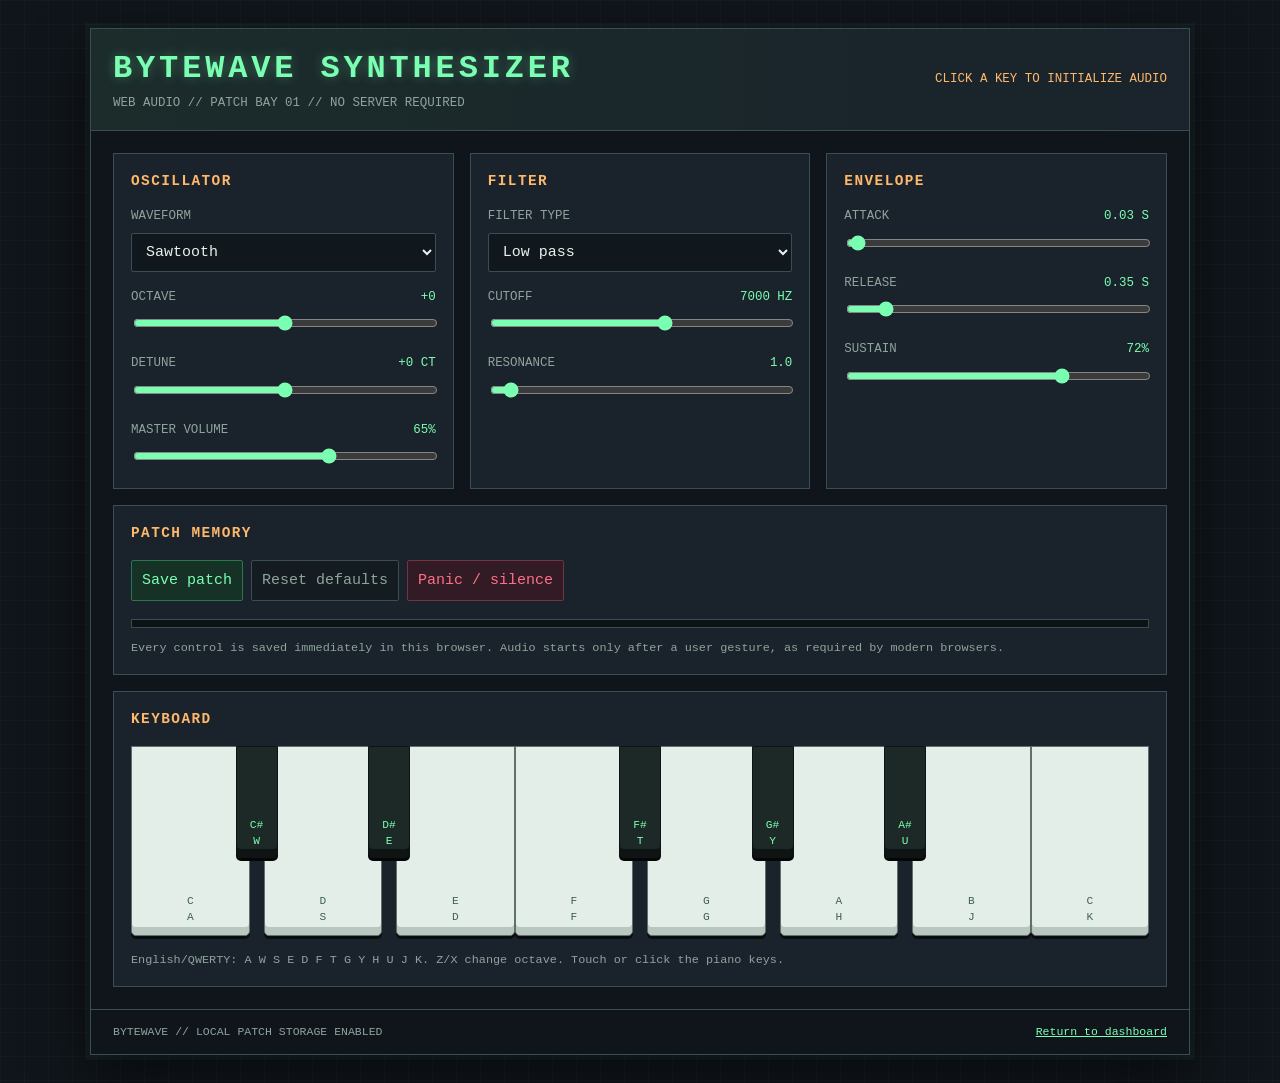
<file: synthesizer/index.html>
<!DOCTYPE html>
<html lang="en">
<head>
  <meta charset="UTF-8">
  <meta name="viewport" content="width=device-width, initial-scale=1.0, viewport-fit=cover">
  <meta name="theme-color" content="#10151b">
  <link rel="manifest" href="manifest.webmanifest">
  <link rel="icon" href="icons/icon.svg" type="image/svg+xml">
  <title>ByteWave Synthesizer</title>
  <style>
    :root {
      --bg: #10151b;
      --panel: #1a232b;
      --panel-light: #24313b;
      --ink: #e8f2ed;
      --muted: #8fa39d;
      --green: #7affb2;
      --green-dark: #28784c;
      --orange: #ffb86b;
      --red: #ff7088;
      --border: #3a4d53;
    }

    * { box-sizing: border-box; }

    body {
      margin: 0;
      min-height: 100vh;
      color: var(--ink);
      background:
        linear-gradient(rgba(122, 255, 178, .025) 1px, transparent 1px),
        linear-gradient(90deg, rgba(122, 255, 178, .025) 1px, transparent 1px),
        var(--bg);
      background-size: 24px 24px;
      font: 15px/1.4 "Courier New", Courier, monospace;
    }

    .shell {
      width: min(1100px, calc(100% - 28px));
      margin: 28px auto;
      border: 1px solid var(--border);
      background: rgba(16, 21, 27, .94);
      box-shadow: 0 0 0 5px rgba(122, 255, 178, .03), 0 18px 50px #0008;
    }

    header {
      display: flex;
      align-items: center;
      justify-content: space-between;
      gap: 18px;
      padding: 18px 22px;
      border-bottom: 1px solid var(--border);
      background: linear-gradient(90deg, #1b2c2b, var(--panel));
    }

    h1, h2, p { margin-top: 0; }
    h1 {
      margin-bottom: 3px;
      color: var(--green);
      font-size: clamp(1.35rem, 4vw, 2rem);
      letter-spacing: .12em;
      text-transform: uppercase;
      text-shadow: 0 0 12px #7affb255;
    }

    header p { margin-bottom: 0; color: var(--muted); font-size: .78rem; }
    .status { color: var(--orange); font-size: .78rem; text-align: right; }
    .status.ready { color: var(--green); }

    main { padding: 22px; }
    .grid { display: grid; grid-template-columns: repeat(3, 1fr); gap: 16px; }
    .panel {
      min-width: 0;
      padding: 17px;
      border: 1px solid var(--border);
      background: var(--panel);
    }
    .panel.wide { grid-column: 1 / -1; }
    h2 {
      margin-bottom: 17px;
      color: var(--orange);
      font-size: .9rem;
      letter-spacing: .1em;
      text-transform: uppercase;
    }

    .control { margin-bottom: 17px; }
    .control:last-child { margin-bottom: 0; }
    label {
      display: flex;
      justify-content: space-between;
      gap: 10px;
      margin-bottom: 7px;
      color: var(--muted);
      font-size: .78rem;
      text-transform: uppercase;
    }
    output { color: var(--green); }
    select, button, input[type="number"] {
      width: 100%;
      border: 1px solid var(--border);
      border-radius: 2px;
      padding: 9px 10px;
      color: var(--ink);
      background: #10181d;
      font: inherit;
    }
    input[type="range"] {
      width: 100%;
      accent-color: var(--green);
      cursor: pointer;
    }
    select:focus, button:focus, input:focus {
      outline: 2px solid var(--green);
      outline-offset: 2px;
    }

    .button-row { display: flex; flex-wrap: wrap; gap: 8px; }
    button {
      width: auto;
      border-color: var(--green-dark);
      color: var(--green);
      background: #163126;
      cursor: pointer;
      transition: background .15s, transform .15s;
    }
    button:hover { background: #205438; }
    button:active { transform: translateY(1px); }
    button.secondary { color: var(--muted); border-color: var(--border); background: #151c21; }
    button.danger { color: var(--red); border-color: #713443; background: #321b25; }

    .keyboard-wrap { overflow-x: auto; padding-bottom: 4px; }
    .keyboard {
      position: relative;
      display: flex;
      min-width: 650px;
      height: 190px;
      user-select: none;
      touch-action: none;
    }
    .key {
      position: relative;
      flex: 1;
      min-width: 42px;
      border: 1px solid #60706b;
      border-radius: 0 0 5px 5px;
      color: #15201d;
      background: #e4eee8;
      cursor: pointer;
      box-shadow: inset 0 -8px 0 #b8c8c0, 0 3px 0 #0a0d0e;
    }
    .key span {
      position: absolute;
      bottom: 10px;
      left: 0;
      width: 100%;
      text-align: center;
      font-size: .7rem;
      color: #416056;
    }
    .key.black {
      z-index: 2;
      flex: 0 0 28px;
      height: 112px;
      margin: 0 -14px;
      border-color: #101414;
      color: var(--green);
      background: #1c2927;
      box-shadow: inset 0 -8px 0 #0e1413, 0 3px 0 #050707;
    }
    .key.black span { bottom: 8px; color: var(--green); }
    .key.active, .key.black.active {
      background: var(--orange);
      box-shadow: inset 0 -8px 0 #ba7336, 0 3px 0 #0a0d0e;
      transform: translateY(2px);
    }
    .hint { margin: 12px 0 0; color: var(--muted); font-size: .74rem; }
    .meter {
      height: 9px;
      margin-top: 18px;
      border: 1px solid var(--border);
      background: #0d1215;
    }
    .meter-fill {
      width: 0%;
      height: 100%;
      background: var(--green);
      box-shadow: 0 0 10px var(--green);
      transition: width .08s linear;
    }

    footer {
      display: flex;
      justify-content: space-between;
      gap: 15px;
      padding: 14px 22px;
      border-top: 1px solid var(--border);
      color: var(--muted);
      font-size: .72rem;
    }
    a { color: var(--green); }
    @media (max-width: 760px) {
      body { padding: 0; font-size: 14px; }
      .shell {
        width: 100%;
        min-height: 100vh;
        margin: 0;
        border-width: 0 1px;
      }
      header, footer {
        align-items: flex-start;
        flex-direction: column;
        padding: 16px;
      }
      .status { text-align: left; }
      main { padding: 12px; }
      .grid { grid-template-columns: 1fr; gap: 12px; }
      .panel.wide { grid-column: auto; }
      .panel { padding: 14px; }
      h2 { margin-bottom: 14px; }
      select, button { min-height: 44px; }
      .button-row > button { flex: 1 1 130px; }
      .keyboard { min-width: 620px; height: 180px; }
      .hint { font-size: .7rem; }
    }

    @media (max-width: 380px) {
      h1 { font-size: 1.2rem; letter-spacing: .08em; }
      .keyboard { min-width: 570px; }
      .key { min-width: 38px; }
      .key.black { flex-basis: 25px; margin-inline: -12.5px; }
    }
  </style>
</head>
<body>
  <div class="shell">
    <header>
      <div>
        <h1>ByteWave Synthesizer</h1>
        <p>WEB AUDIO // PATCH BAY 01 // NO SERVER REQUIRED</p>
      </div>
      <div id="status" class="status">CLICK A KEY TO INITIALIZE AUDIO</div>
    </header>

    <main>
      <div class="grid">
        <section class="panel">
          <h2>Oscillator</h2>
          <div class="control">
            <label for="waveform">Waveform</label>
            <select id="waveform">
              <option value="sine">Sine</option>
              <option value="triangle">Triangle</option>
              <option value="sawtooth">Sawtooth</option>
              <option value="square">Square</option>
            </select>
          </div>
          <div class="control">
            <label for="octave">Octave <output id="octaveValue"></output></label>
            <input id="octave" type="range" min="-2" max="2" step="1" value="0">
          </div>
          <div class="control">
            <label for="detune">Detune <output id="detuneValue"></output></label>
            <input id="detune" type="range" min="-100" max="100" step="1" value="0">
          </div>
          <div class="control">
            <label for="volume">Master volume <output id="volumeValue"></output></label>
            <input id="volume" type="range" min="0" max="1" step=".01" value=".65">
          </div>
        </section>

        <section class="panel">
          <h2>Filter</h2>
          <div class="control">
            <label for="filterType">Filter type</label>
            <select id="filterType">
              <option value="lowpass">Low pass</option>
              <option value="highpass">High pass</option>
              <option value="bandpass">Band pass</option>
              <option value="allpass">All pass</option>
            </select>
          </div>
          <div class="control">
            <label for="cutoff">Cutoff <output id="cutoffValue"></output></label>
            <input id="cutoff" type="range" min="80" max="12000" step="10" value="7000">
          </div>
          <div class="control">
            <label for="resonance">Resonance <output id="resonanceValue"></output></label>
            <input id="resonance" type="range" min=".1" max="20" step=".1" value="1">
          </div>
        </section>

        <section class="panel">
          <h2>Envelope</h2>
          <div class="control">
            <label for="attack">Attack <output id="attackValue"></output></label>
            <input id="attack" type="range" min=".005" max="2" step=".005" value=".03">
          </div>
          <div class="control">
            <label for="release">Release <output id="releaseValue"></output></label>
            <input id="release" type="range" min=".02" max="3" step=".01" value=".35">
          </div>
          <div class="control">
            <label for="sustain">Sustain <output id="sustainValue"></output></label>
            <input id="sustain" type="range" min="0" max="1" step=".01" value=".72">
          </div>
        </section>

        <section class="panel wide">
          <h2>Patch memory</h2>
          <div class="button-row">
            <button id="saveButton" type="button">Save patch</button>
            <button id="resetButton" class="secondary" type="button">Reset defaults</button>
            <button id="panicButton" class="danger" type="button">Panic / silence</button>
          </div>
          <div class="meter" aria-label="Output level"><div id="meterFill" class="meter-fill"></div></div>
          <p class="hint">Every control is saved immediately in this browser. Audio starts only after a user gesture, as required by modern browsers.</p>
        </section>

        <section class="panel wide">
          <h2>Keyboard</h2>
          <div id="keyboard" class="keyboard-wrap"></div>
          <p id="keyboardHint" class="hint">Computer keys are detected from your browser language. Touch or click the piano keys on mobile.</p>
        </section>
      </div>
    </main>

    <footer>
      <span>BYTEWAVE // LOCAL PATCH STORAGE ENABLED</span>
      <a href="../index.html">Return to dashboard</a>
    </footer>
  </div>

  <script>
    (() => {
      "use strict";

      const STORAGE_KEY = "bytewave-synthesizer-state-v1";
      const defaults = {
        waveform: "sawtooth", octave: 0, detune: 0, volume: .65,
        filterType: "lowpass", cutoff: 7000, resonance: 1,
        attack: .03, release: .35, sustain: .72
      };
      const state = { ...defaults };
      const controls = ["waveform", "octave", "detune", "volume", "filterType", "cutoff", "resonance", "attack", "release", "sustain"];
      const outputFormat = {
        octave: value => `${value >= 0 ? "+" : ""}${value}`,
        detune: value => `${value >= 0 ? "+" : ""}${value} ct`,
        volume: value => `${Math.round(value * 100)}%`,
        cutoff: value => `${Math.round(value)} Hz`,
        resonance: value => Number(value).toFixed(1),
        attack: value => `${Number(value).toFixed(2)} s`,
        release: value => `${Number(value).toFixed(2)} s`,
        sustain: value => `${Math.round(value * 100)}%`
      };

      let audioContext;
      let masterGain;
      let activeVoices = new Map();
      let keyboardOctave = 4;
      let meterTimer;

      const isGermanKeyboard = (navigator.languages || [navigator.language])
        .some(language => /^de(?:-|$)/i.test(language));
      const octaveDownKey = isGermanKeyboard ? "y" : "z";
      const octaveUpKey = "x";

      const $ = id => document.getElementById(id);
      const status = $("status");

      function setStatus(message, ready = false) {
        status.textContent = message;
        status.classList.toggle("ready", ready);
      }

      function loadState() {
        try {
          const saved = JSON.parse(localStorage.getItem(STORAGE_KEY));
          if (saved && typeof saved === "object") Object.assign(state, defaults, saved);
        } catch (error) {
          console.warn("Could not load saved synthesizer state.", error);
        }
        controls.forEach(id => {
          $(id).value = state[id];
          updateOutput(id);
        });
      }

      function persist() {
        localStorage.setItem(STORAGE_KEY, JSON.stringify(state));
      }

      function updateOutput(id) {
        const output = $(`${id}Value`);
        if (output) output.textContent = outputFormat[id] ? outputFormat[id](state[id]) : "";
      }

      function readControl(id) {
        const element = $(id);
        state[id] = element.tagName === "SELECT" ? element.value : Number(element.value);
        updateOutput(id);
        persist();
        if (id === "volume" && masterGain) masterGain.gain.setTargetAtTime(state.volume, audioContext.currentTime, .01);
        activeVoices.forEach(voice => updateVoice(voice));
      }

      function createAudio() {
        if (audioContext) {
          if (audioContext.state === "suspended") audioContext.resume();
          return;
        }
        audioContext = new (window.AudioContext || window.webkitAudioContext)();
        masterGain = audioContext.createGain();
        masterGain.gain.value = state.volume;
        masterGain.connect(audioContext.destination);
        setStatus("AUDIO ONLINE // READY", true);
      }

      function updateVoice(voice) {
        voice.osc.type = state.waveform;
        voice.osc.detune.setTargetAtTime(state.detune, audioContext.currentTime, .01);
        voice.filter.type = state.filterType;
        voice.filter.frequency.setTargetAtTime(state.cutoff, audioContext.currentTime, .01);
        voice.filter.Q.setTargetAtTime(state.resonance, audioContext.currentTime, .01);
      }

      function noteFrequency(note) {
        return 440 * Math.pow(2, (note - 69) / 12) * Math.pow(2, state.octave);
      }

      function startNote(note, keyId = note) {
        createAudio();
        if (activeVoices.has(keyId)) return;
        const now = audioContext.currentTime;
        const osc = audioContext.createOscillator();
        const filter = audioContext.createBiquadFilter();
        const envelope = audioContext.createGain();
        const frequency = noteFrequency(note);

        osc.frequency.value = frequency;
        filter.frequency.value = state.cutoff;
        filter.Q.value = state.resonance;
        envelope.gain.setValueAtTime(0, now);
        envelope.gain.linearRampToValueAtTime(1, now + state.attack);
        envelope.gain.setValueAtTime(state.sustain, now + state.attack + 0.001);
        osc.connect(filter).connect(envelope).connect(masterGain);
        osc.start(now);
        const voice = { osc, filter, envelope, note, keyId, released: false };
        activeVoices.set(keyId, voice);
        updateVoice(voice);
        $("meterFill").style.width = `${Math.min(100, 18 + activeVoices.size * 22)}%`;
        markKey(keyId, true);
      }

      function stopNote(keyId) {
        const voice = activeVoices.get(keyId);
        if (!voice || voice.released) return;
        voice.released = true;
        const now = audioContext.currentTime;
        voice.envelope.gain.cancelScheduledValues(now);
        voice.envelope.gain.setValueAtTime(voice.envelope.gain.value, now);
        voice.envelope.gain.linearRampToValueAtTime(0, now + state.release);
        voice.osc.stop(now + state.release + .03);
        activeVoices.delete(keyId);
        markKey(keyId, false);
        window.setTimeout(() => {
          $("meterFill").style.width = activeVoices.size ? `${Math.min(100, 18 + activeVoices.size * 22)}%` : "0%";
        }, state.release * 1000);
      }

      function panic() {
        [...activeVoices.keys()].forEach(stopNote);
        setStatus(audioContext ? "ALL VOICES SILENCED" : "NO ACTIVE VOICES");
      }

      const notes = [
        { note: 60, label: "C", key: "a" }, { note: 61, label: "C#", key: "w", black: true },
        { note: 62, label: "D", key: "s" }, { note: 63, label: "D#", key: "e", black: true },
        { note: 64, label: "E", key: "d" }, { note: 65, label: "F", key: "f" },
        { note: 66, label: "F#", key: "t", black: true }, { note: 67, label: "G", key: "g" },
        { note: 68, label: "G#", key: isGermanKeyboard ? "z" : "y", black: true }, { note: 69, label: "A", key: "h" },
        { note: 70, label: "A#", key: "u", black: true }, { note: 71, label: "B", key: "j" },
        { note: 72, label: "C", key: "k" }
      ];

      function renderKeyboard() {
        const keyboard = $("keyboard");
        keyboard.innerHTML = "";
        const keys = document.createElement("div");
        keys.className = "keyboard";
        notes.forEach(item => {
          const button = document.createElement("button");
          button.className = `key${item.black ? " black" : ""}`;
          button.type = "button";
          button.dataset.keyId = item.key;
          button.innerHTML = `<span>${item.label}<br>${item.key.toUpperCase()}</span>`;
          button.addEventListener("pointerdown", event => {
            event.preventDefault();
            button.setPointerCapture(event.pointerId);
            startNote(item.note, item.key);
          });
          button.addEventListener("pointerup", () => stopNote(item.key));
          button.addEventListener("pointercancel", () => stopNote(item.key));
          button.addEventListener("pointerleave", event => {
            if (event.buttons) stopNote(item.key);
          });
          keys.appendChild(button);
        });
        keyboard.appendChild(keys);
      }

      function markKey(keyId, active) {
        const key = document.querySelector(`[data-key-id="${keyId}"]`);
        if (key) key.classList.toggle("active", active);
      }

      const pressedKeys = new Set();
      document.addEventListener("keydown", event => {
        if (event.repeat) return;
        const key = event.key.toLowerCase();
        if (key === octaveDownKey || key === octaveUpKey) {
          keyboardOctave = Math.max(1, Math.min(7, keyboardOctave + (key === octaveDownKey ? -1 : 1)));
          setStatus(`KEYBOARD OCTAVE ${keyboardOctave}`);
          return;
        }
        const item = notes.find(note => note.key === key);
        if (!item || pressedKeys.has(key)) return;
        pressedKeys.add(key);
        startNote(item.note + (keyboardOctave - 4) * 12, key);
      });
      document.addEventListener("keyup", event => {
        const key = event.key.toLowerCase();
        pressedKeys.delete(key);
        if (notes.some(note => note.key === key)) stopNote(key);
      });

      controls.forEach(id => $(id).addEventListener("input", () => readControl(id)));
      controls.filter(id => $(id) === $("waveform") || $(id) === $("filterType"))
        .forEach(id => $(id).addEventListener("change", () => readControl(id)));

      $("saveButton").addEventListener("click", () => {
        persist();
        setStatus("PATCH SAVED TO LOCAL STORAGE", true);
      });
      $("resetButton").addEventListener("click", () => {
        Object.assign(state, defaults);
        controls.forEach(id => {
          $(id).value = state[id];
          updateOutput(id);
        });
        persist();
        activeVoices.forEach(updateVoice);
        if (masterGain) masterGain.gain.setTargetAtTime(state.volume, audioContext.currentTime, .01);
        setStatus("DEFAULT PATCH RESTORED", true);
      });
      $("panicButton").addEventListener("click", panic);

      loadState();
      renderKeyboard();
      $("keyboardHint").textContent = isGermanKeyboard
        ? "Deutsch/QWERTZ: A W S E D F T G Z H U J K. Y/X ändern die Oktave. Touch oder klicke die Klaviertasten."
        : "English/QWERTY: A W S E D F T G Y H U J K. Z/X change octave. Touch or click the piano keys.";
      meterTimer = window.setInterval(() => {
        if (!activeVoices.size) $("meterFill").style.width = "0%";
      }, 250);

      if ("serviceWorker" in navigator) {
        window.addEventListener("load", () => {
          navigator.serviceWorker.register("./sw.js")
            .catch(error => console.warn("Offline support could not be enabled.", error));
        });
      }
    })();
  </script>
</body>
</html>
</file>
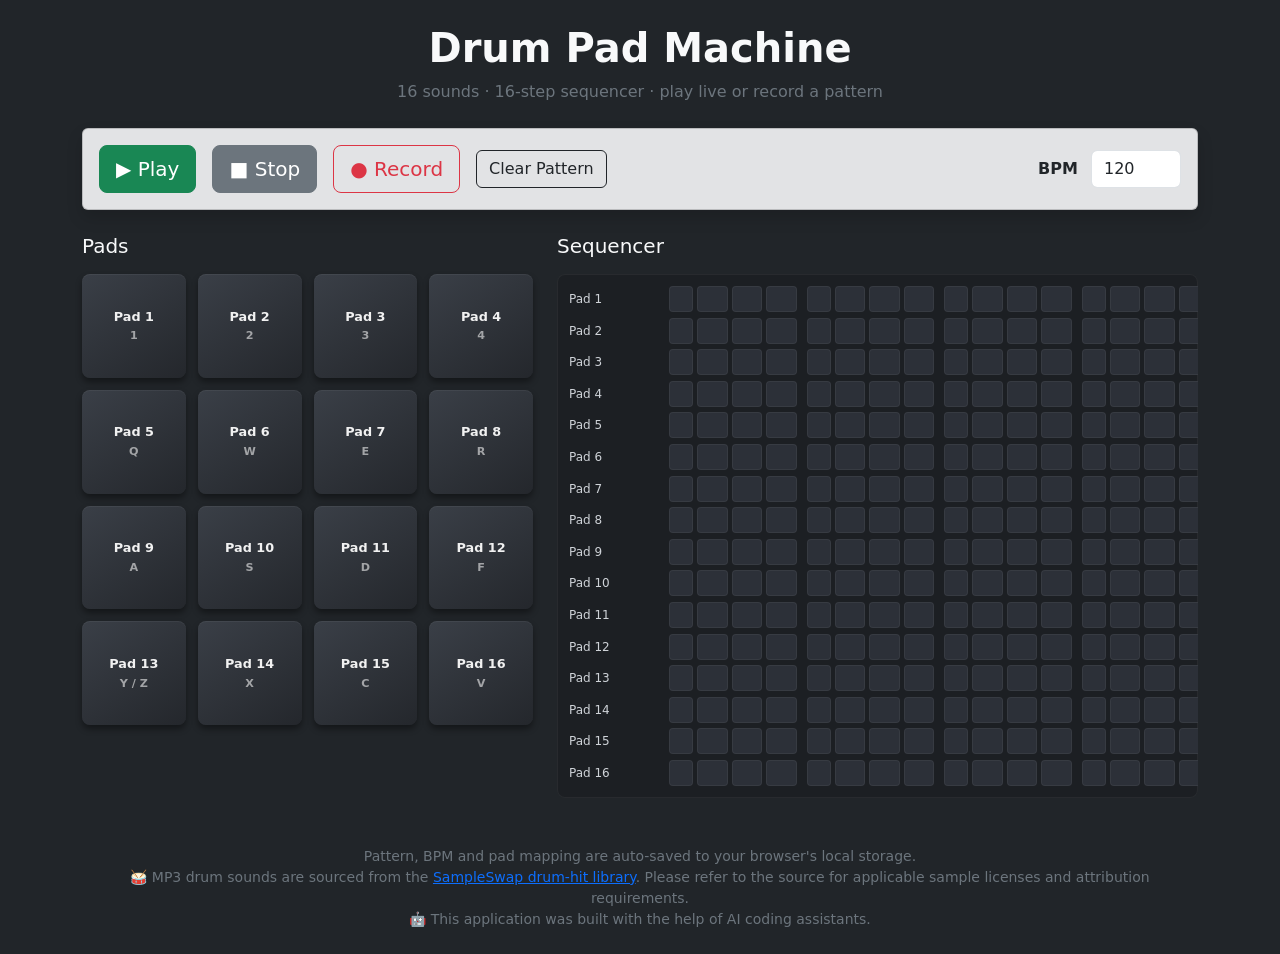
<file: drum-pad-machine/src/index.html>
<!DOCTYPE html>
<html lang="en">
<head>
  <meta charset="UTF-8">
  <meta name="viewport" content="width=device-width, initial-scale=1.0">
  <title>Drum Pad Machine</title>

  <!-- Bootstrap CSS via CDN -->
  <link
    href="https://cdn.jsdelivr.net/npm/bootstrap@5.3.3/dist/css/bootstrap.min.css"
    rel="stylesheet"
  >

  <link rel="stylesheet" href="css/style.css">
</head>
<body class="bg-dark text-light">

  <div class="container py-4">

    <header class="text-center mb-4">
      <h1 class="display-6 fw-bold">Drum Pad Machine</h1>
      <p class="text-secondary">16 sounds &middot; 16-step sequencer &middot; play live or record a pattern</p>
    </header>

    <!-- Transport Controls -->
    <div class="card bg-secondary-subtle text-dark mb-4 shadow">
      <div class="card-body">
        <div class="row g-3 align-items-center">

          <div class="col-auto">
            <button id="btn-play" class="btn btn-success btn-lg" title="Play">
              &#9654; Play
            </button>
          </div>

          <div class="col-auto">
            <button id="btn-stop" class="btn btn-secondary btn-lg" title="Stop">
              &#9632; Stop
            </button>
          </div>

          <div class="col-auto">
            <button id="btn-record" class="btn btn-outline-danger btn-lg" title="Record">
              &#9679; Record
            </button>
          </div>

          <div class="col-auto">
            <button id="btn-clear" class="btn btn-outline-dark" title="Clear pattern">
              Clear Pattern
            </button>
          </div>

          <div class="col-auto ms-auto">
            <label for="bpm-input" class="form-label mb-0 me-2 fw-semibold">BPM</label>
            <input
              type="number"
              id="bpm-input"
              class="form-control d-inline-block"
              style="width: 90px;"
              min="40"
              max="300"
              value="120"
            >
          </div>

        </div>
      </div>
    </div>

    <div class="row g-4">

      <!-- Drum Pads -->
      <div class="col-12 col-lg-5">
        <h2 class="h5 mb-3">Pads</h2>
        <div id="pad-grid" class="pad-grid">
          <!-- Pads injected by JS -->
        </div>
      </div>

      <!-- Step Sequencer -->
      <div class="col-12 col-lg-7">
        <h2 class="h5 mb-3">Sequencer</h2>
        <div class="sequencer-wrapper">
          <div id="sequencer-grid" class="sequencer-grid">
            <!-- Rows injected by JS -->
          </div>
        </div>
      </div>

    </div>

    <footer class="text-center text-secondary mt-5 small">
      Pattern, BPM and pad mapping are auto-saved to your browser's local storage.<br>
      🥁 MP3 drum sounds are sourced from the
      <a
        href="https://sampleswap.org/filebrowser-new.php?d=DRUMS%20(SINGLE%20HITS)/"
        target="_blank"
        rel="noopener noreferrer"
      >SampleSwap drum-hit library</a>. Please refer to the source for applicable sample licenses and attribution requirements.<br>
      🤖 This application was built with the help of AI coding assistants.
    </footer>

  </div>

  <!-- Bootstrap JS Bundle via CDN -->
  <script src="https://cdn.jsdelivr.net/npm/bootstrap@5.3.3/dist/js/bootstrap.bundle.min.js"></script>

  <script src="js/app.js"></script>
</body>
</html>
</file>
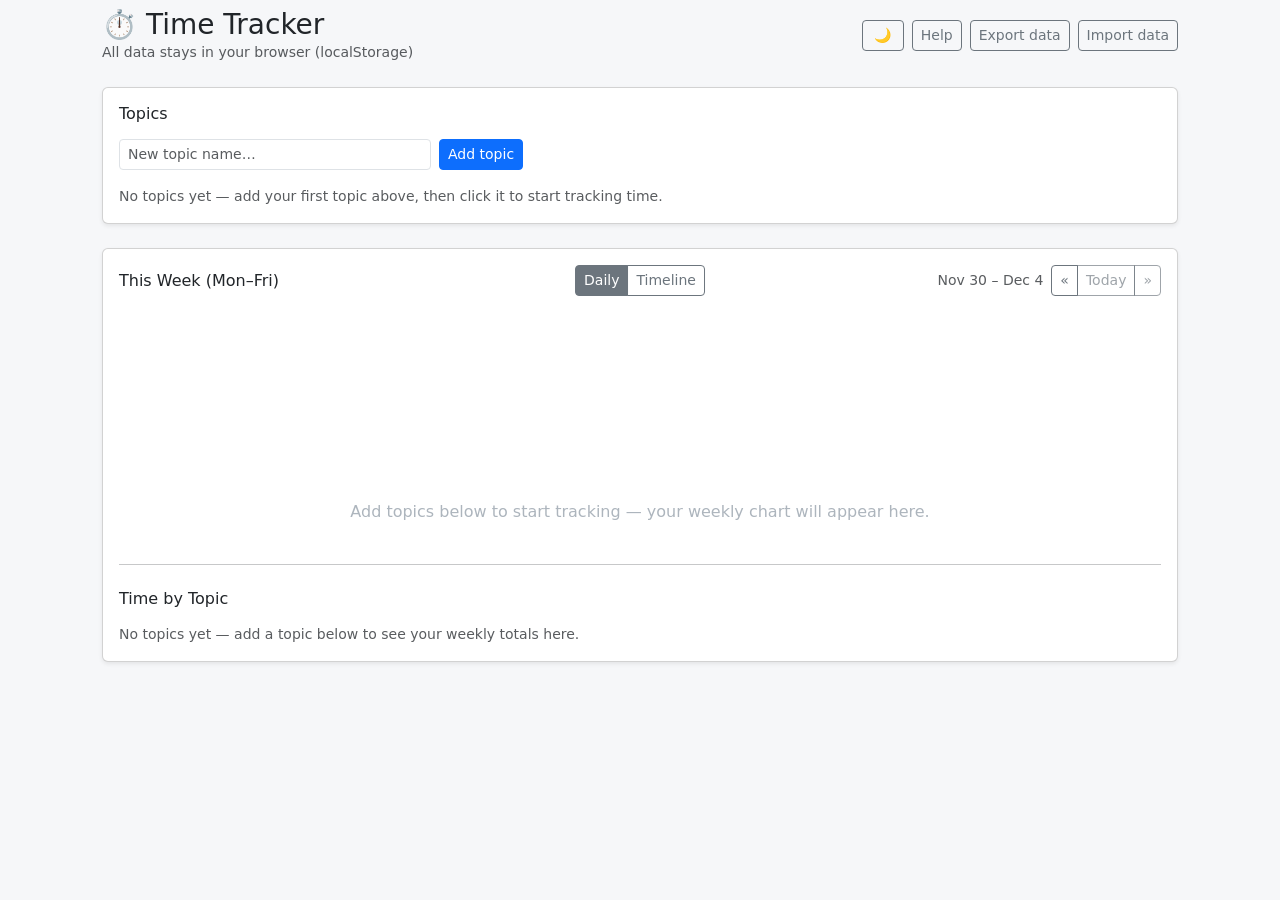
<file: time-tracker/src/index.html>
<!DOCTYPE html>
<html lang="en" data-bs-theme="light">
<head>
  <meta charset="UTF-8" />
  <meta name="viewport" content="width=device-width, initial-scale=1.0" />
  <title>Time Tracker</title>

  <!-- PWA: installable as a local app -->
  <link rel="manifest" href="manifest.webmanifest" />
  <meta name="theme-color" content="#4C6EF5" />
  <meta name="mobile-web-app-capable" content="yes" />
  <meta name="apple-mobile-web-app-capable" content="yes" />
  <meta name="apple-mobile-web-app-status-bar-style" content="black-translucent" />
  <meta name="apple-mobile-web-app-title" content="Time Tracker" />
  <link rel="icon" href="icons/icon.svg" type="image/svg+xml" />
  <link rel="apple-touch-icon" href="icons/icon-192.png" />

  <!-- Bootstrap 5 (CDN) -->
  <link
    href="https://cdn.jsdelivr.net/npm/bootstrap@5.3.3/dist/css/bootstrap.min.css"
    rel="stylesheet"
  />

  <link rel="stylesheet" href="css/style.css" />
</head>
<body>
  <div class="container-fluid mt-2 mb-2 app-container">

    <!-- Header -->
    <header class="d-flex flex-wrap justify-content-between align-items-center mb-4 gap-2">
      <div>
        <h1 class="h3 mb-0">⏱️ Time Tracker</h1>
        <div class="text-muted small">All data stays in your browser (localStorage)</div>
      </div>
      <div class="d-flex gap-2">
        <button id="themeToggleBtn" type="button" class="btn btn-outline-secondary btn-sm" title="Toggle dark/light mode" aria-label="Toggle dark/light mode">
          <span id="themeToggleIcon">🌙</span>
        </button>
        <button id="helpBtn" type="button" class="btn btn-outline-secondary btn-sm">
          Help
        </button>
        <button id="exportBtn" type="button" class="btn btn-outline-secondary btn-sm">
          Export data
        </button>
        <button id="importBtn" type="button" class="btn btn-outline-secondary btn-sm">
          Import data
        </button>
        <input id="importFileInput" type="file" accept="application/json" class="d-none" />
      </div>
    </header>

    <!-- Alerts -->
    <div id="alertContainer"></div>

    <!-- Topic management -->
    <section class="card shadow-sm mb-4">
      <div class="card-body">
        <h2 class="h6 mb-3">Topics</h2>
        <form id="addTopicForm" class="row g-2 align-items-center mb-3">
          <div class="col-auto flex-grow-1" style="max-width: 320px;">
            <input
              id="newTopicInput"
              type="text"
              class="form-control form-control-sm"
              placeholder="New topic name…"
              maxlength="60"
              autocomplete="off"
            />
          </div>
          <div class="col-auto">
            <button type="submit" class="btn btn-primary btn-sm">Add topic</button>
          </div>
        </form>

        <div id="topicGrid" class="topic-grid"></div>
        <div id="emptyTopicsHint" class="text-muted small d-none">
          No topics yet — add your first topic above, then click it to start tracking time.
        </div>
      </div>
    </section>

    <!-- Weekly chart -->
    <section class="card shadow-sm">
      <div class="card-body">
        <div class="week-chart-header d-flex justify-content-between align-items-center mb-2">
          <h2 class="h6 mb-0">This Week (Mon–Fri)</h2>
          <div class="week-chart-view-toggle btn-group btn-group-sm" role="group" aria-label="Chart view">
            <button id="weekDailyViewBtn" type="button" class="btn btn-outline-secondary active" aria-pressed="true">
              Daily
            </button>
            <button id="weekTimelineViewBtn" type="button" class="btn btn-outline-secondary" aria-pressed="false">
              Timeline
            </button>
          </div>
          <div class="d-flex align-items-center gap-2">
            <div id="weekRangeLabel" class="text-muted small"></div>
            <div class="btn-group btn-group-sm" role="group" aria-label="Week navigation">
              <button id="weekPrevBtn" type="button" class="btn btn-outline-secondary" title="Previous week" aria-label="Previous week">
                &laquo;
              </button>
              <button id="weekTodayBtn" type="button" class="btn btn-outline-secondary" title="Jump to current week">
                Today
              </button>
              <button id="weekNextBtn" type="button" class="btn btn-outline-secondary" title="Next week" aria-label="Next week">
                &raquo;
              </button>
            </div>
          </div>
        </div>
        <div id="weekChart" class="week-chart"></div>
        <div id="weekLegend" class="week-legend mt-3"></div>

        <hr class="my-4" />

        <h2 class="h6 mb-3">Time by Topic</h2>
        <div class="table-responsive">
          <table id="weekTable" class="table table-sm table-bordered align-middle mb-0 week-table">
            <thead>
              <tr id="weekTableHeadRow"></tr>
            </thead>
            <tbody id="weekTableBody"></tbody>
            <tfoot>
              <tr id="weekTableFootRow"></tr>
            </tfoot>
          </table>
        </div>
        <div id="weekTableEmptyHint" class="text-muted small d-none">
          No topics yet — add a topic below to see your weekly totals here.
        </div>
      </div>
    </section>

  </div>

  <!-- Help modal -->
  <div class="modal fade" id="helpModal" tabindex="-1" aria-hidden="true">
    <div class="modal-dialog modal-dialog-scrollable modal-dialog-centered help-modal-dialog">
      <div class="modal-content">
        <div class="modal-header">
          <h5 class="modal-title">How Time Tracker works</h5>
          <button type="button" class="btn-close" data-bs-dismiss="modal" aria-label="Close"></button>
        </div>
        <div class="modal-body">
          <ol class="mb-3">
            <li class="mb-2">
              <strong>Add topics.</strong> Type a free-text name (e.g. "Email", "Deep Work") in the
              field below the chart and click <em>Add topic</em>. Topics appear as boxes, sorted
              alphabetically.
            </li>
            <li class="mb-2">
              <strong>Start tracking.</strong> Click a topic box to start its stopwatch. The box
              turns green with a pulsing dot and shows a live elapsed timer.
            </li>
            <li class="mb-2">
              <strong>Switch topics.</strong> Click a different topic box to automatically stop the
              current one and start the new one — no separate "stop" step needed.
            </li>
            <li class="mb-2">
              <strong>Stop tracking.</strong> Click the currently running topic again to stop it
              without starting anything new.
            </li>
            <li class="mb-2">
              <strong>Delete a topic.</strong> Hover a box and click the "×" in the corner. Already
              tracked time for that topic is kept in the history and chart.
            </li>
            <li class="mb-2">
              <strong>Weekly chart.</strong> The stacked bar chart at the top shows the current
              Monday–Friday week, with one colored segment per topic per day. A striped segment
              marks the time that's still running.
            </li>
            <li class="mb-2">
              <strong>Export / Import.</strong> Use <em>Export data</em> to download all topics and
              tracked time as a JSON file, and <em>Import data</em> to restore it later (or on another
              device/browser) — importing replaces all current data after confirmation.
            </li>
            <li class="mb-2">
              <strong>Dark / light mode.</strong> Use the moon/sun button to switch themes. Your
              preference is remembered for next time.
            </li>
          </ol>
          <p class="text-muted small mb-0">
            Everything is stored only in this browser's local storage — there is no server or
            account involved.
          </p>
        </div>
        <div class="modal-footer">
          <button type="button" class="btn btn-primary" data-bs-dismiss="modal">Got it</button>
        </div>
      </div>
    </div>
  </div>

  <!-- Import confirmation modal -->
  <div class="modal fade" id="importConfirmModal" tabindex="-1" aria-hidden="true">
    <div class="modal-dialog">
      <div class="modal-content">
        <div class="modal-header">
          <h5 class="modal-title">Replace all data?</h5>
          <button type="button" class="btn-close" data-bs-dismiss="modal" aria-label="Close"></button>
        </div>
        <div class="modal-body">
          Importing will <strong>overwrite</strong> all current topics and tracked time entries
          with the contents of the selected file. This cannot be undone. Continue?
        </div>
        <div class="modal-footer">
          <button type="button" class="btn btn-secondary" data-bs-dismiss="modal">Cancel</button>
          <button type="button" id="confirmImportBtn" class="btn btn-danger">Replace data</button>
        </div>
      </div>
    </div>
  </div>

  <!-- Bootstrap JS bundle (CDN) -->
  <script src="https://cdn.jsdelivr.net/npm/bootstrap@5.3.3/dist/js/bootstrap.bundle.min.js"></script>
  <script src="js/app.js"></script>
</body>
</html>
</file>
<file: drum-pad-machine/src/css/style.css>
/* ==========================================================================
   Drum Pad Machine - Custom Styles
   ========================================================================== */

body {
  min-height: 100vh;
}

/* ---------------------------------------------------------------------- */
/* Pads (4x4 grid)                                                         */
/* ---------------------------------------------------------------------- */

.pad-grid {
  display: grid;
  grid-template-columns: repeat(4, 1fr);
  gap: 0.75rem;
}

.pad {
  position: relative;
  aspect-ratio: 1 / 1;
  border: none;
  border-radius: 0.5rem;
  background: linear-gradient(145deg, #3a3f47, #24272c);
  color: #f1f1f1;
  display: flex;
  flex-direction: column;
  align-items: center;
  justify-content: center;
  font-weight: 600;
  font-size: 0.9rem;
  cursor: pointer;
  box-shadow: 0 4px 6px rgba(0, 0, 0, 0.4), inset 0 1px 0 rgba(255, 255, 255, 0.05);
  transition: transform 0.05s ease, background 0.1s ease, box-shadow 0.1s ease;
  user-select: none;
}

.pad:hover {
  background: linear-gradient(145deg, #454b54, #2b2f35);
}

.pad:active,
.pad.pad-active {
  transform: scale(0.95);
  background: linear-gradient(145deg, #0d6efd, #0a58ca);
  box-shadow: 0 2px 3px rgba(0, 0, 0, 0.5), 0 0 0 3px rgba(13, 110, 253, 0.4);
}

.pad .pad-key {
  font-size: 0.7rem;
  opacity: 0.6;
  margin-top: 0.15rem;
}

.pad .pad-label {
  font-size: 0.8rem;
}

/* ---------------------------------------------------------------------- */
/* Sequencer                                                               */
/* ---------------------------------------------------------------------- */

.sequencer-wrapper {
  overflow-x: auto;
  background: #1c1f23;
  border-radius: 0.5rem;
  padding: 0.75rem;
  box-shadow: inset 0 0 0 1px rgba(255, 255, 255, 0.05);
}

.sequencer-grid {
  display: flex;
  flex-direction: column;
  gap: 0.35rem;
  min-width: 640px;
}

.sequencer-row {
  display: grid;
  grid-template-columns: 90px repeat(16, 1fr);
  align-items: center;
  gap: 0.25rem;
}

.sequencer-row-label {
  font-size: 0.75rem;
  color: #cfd3d8;
  white-space: nowrap;
  overflow: hidden;
  text-overflow: ellipsis;
  padding-right: 0.35rem;
}

.step {
  height: 26px;
  border-radius: 0.25rem;
  background: #2c3038;
  border: 1px solid rgba(255, 255, 255, 0.05);
  cursor: pointer;
  transition: background 0.1s ease, box-shadow 0.1s ease;
}

.step:hover {
  background: #3a3f47;
}

/* group boundary every 4 steps for readability */
.step.group-start {
  margin-left: 0.4rem;
}

.step.step-on {
  background: #0d6efd;
  box-shadow: inset 0 0 0 1px rgba(255, 255, 255, 0.3);
}

.step.step-current {
  outline: 2px solid #ffc107;
  outline-offset: 1px;
}

.step.step-on.step-current {
  background: #ffc107;
}

/* ---------------------------------------------------------------------- */
/* Recording state feedback                                               */
/* ---------------------------------------------------------------------- */

#btn-record.recording {
  background-color: #dc3545;
  color: #fff;
  animation: pulse 1s infinite;
}

@keyframes pulse {
  0% {
    box-shadow: 0 0 0 0 rgba(220, 53, 69, 0.6);
  }
  70% {
    box-shadow: 0 0 0 8px rgba(220, 53, 69, 0);
  }
  100% {
    box-shadow: 0 0 0 0 rgba(220, 53, 69, 0);
  }
}
</file>
<file: time-tracker/src/css/style.css>
/* Time Tracker - custom styles */

:root {
  --tt-running-color: #198754;
  --tt-body-bg: #f6f7f9;
  --tt-box-bg: #ffffff;
  --tt-box-border: #dee2e6;
  --tt-box-border-hover: #adb5bd;
  --tt-box-name-color: #212529;
  --tt-box-timer-color: #6c757d;
  --tt-running-bg: #e9f7ef;
  --tt-track-bg: #f1f3f5;
  --tt-track-border: #e9ecef;
  --tt-empty-stripe-a: #f1f3f5;
  --tt-empty-stripe-b: #e9ecef;
  --tt-day-total-color: #343a40;
  --tt-day-label-color: #868e96;
  --tt-legend-color: #495057;
  --tt-empty-hint-color: #adb5bd;
}

[data-bs-theme="dark"] {
  --tt-body-bg: #16181b;
  --tt-box-bg: #22262b;
  --tt-box-border: #3a3f45;
  --tt-box-border-hover: #565c63;
  --tt-box-name-color: #e9ecef;
  --tt-box-timer-color: #adb5bd;
  --tt-running-bg: #16331f;
  --tt-track-bg: #262a2f;
  --tt-track-border: #343a40;
  --tt-empty-stripe-a: #262a2f;
  --tt-empty-stripe-b: #2f343a;
  --tt-day-total-color: #e9ecef;
  --tt-day-label-color: #8b939b;
  --tt-legend-color: #ced4da;
  --tt-empty-hint-color: #6c757d;
}

body {
  background-color: var(--tt-body-bg);
  transition: background-color 0.2s ease, color 0.2s ease;
}

.app-container {
  max-width: 1100px;
}

/* ---------- Topic grid ---------- */

.topic-grid {
  display: flex;
  flex-wrap: wrap;
  gap: 14px;
}

.topic-box {
  width: 96px;
  height: 96px;
  flex: 0 0 96px;
  border-radius: 10px;
  border: 2px solid var(--tt-box-border);
  background-color: var(--tt-box-bg);
  display: flex;
  flex-direction: column;
  align-items: center;
  justify-content: center;
  text-align: center;
  padding: 8px;
  cursor: pointer;
  position: relative;
  transition: box-shadow 0.15s ease, border-color 0.15s ease, transform 0.08s ease,
    background-color 0.2s ease;
  user-select: none;
}

.topic-box:hover {
  box-shadow: 0 2px 10px rgba(0, 0, 0, 0.08);
  border-color: var(--tt-box-border-hover);
}

.topic-box:active {
  transform: scale(0.97);
}

.topic-box .topic-name {
  font-size: 0.85rem;
  font-weight: 600;
  overflow-wrap: break-word;
  word-break: break-word;
  max-height: 3.2em;
  overflow: hidden;
  color: var(--tt-box-name-color);
}

.topic-box .topic-name-input {
  font-size: 0.85rem;
  font-weight: 600;
  text-align: center;
  width: 100%;
  max-width: 108px;
  padding: 1px 4px;
  height: auto;
  color: var(--tt-box-name-color);
  background-color: var(--tt-box-bg);
}

.topic-box .topic-timer {
  margin-top: 6px;
  font-size: 0.8rem;
  font-variant-numeric: tabular-nums;
  color: var(--tt-box-timer-color);
}

.topic-box.running {
  border-color: var(--tt-running-color);
  background-color: var(--tt-running-bg);
  box-shadow: 0 0 0 3px rgba(25, 135, 84, 0.15);
}

.topic-box.running .topic-timer {
  color: var(--tt-running-color);
  font-weight: 700;
}

.topic-box.running::before {
  content: "";
  position: absolute;
  top: 8px;
  right: 8px;
  width: 9px;
  height: 9px;
  border-radius: 50%;
  background-color: var(--tt-running-color);
  box-shadow: 0 0 0 0 rgba(25, 135, 84, 0.6);
  animation: tt-pulse 1.6s ease-out infinite;
}

@keyframes tt-pulse {
  0% {
    box-shadow: 0 0 0 0 rgba(25, 135, 84, 0.6);
  }
  70% {
    box-shadow: 0 0 0 7px rgba(25, 135, 84, 0);
  }
  100% {
    box-shadow: 0 0 0 0 rgba(25, 135, 84, 0);
  }
}

.topic-box .topic-delete {
  position: absolute;
  top: 4px;
  left: 4px;
  width: 20px;
  height: 20px;
  border-radius: 50%;
  border: none;
  background: rgba(127, 127, 127, 0.18);
  color: var(--tt-box-name-color);
  font-size: 0.7rem;
  line-height: 1;
  display: flex;
  align-items: center;
  justify-content: center;
  text-align: center;
  padding: 0;
  opacity: 0;
  transition: opacity 0.15s ease, background-color 0.15s ease;
}

.topic-box:hover .topic-delete {
  opacity: 1;
}

.topic-box .topic-delete:hover {
  background: #dc3545;
  color: #fff;
}

.topic-box .topic-rename {
  position: absolute;
  top: 4px;
  left: 28px;
  width: 20px;
  height: 20px;
  border-radius: 50%;
  border: none;
  background: rgba(127, 127, 127, 0.18);
  color: var(--tt-box-name-color);
  font-size: 0.7rem;
  line-height: 1;
  display: flex;
  align-items: center;
  justify-content: center;
  text-align: center;
  padding: 0;
  opacity: 0;
  transition: opacity 0.15s ease, background-color 0.15s ease;
}

.topic-box:hover .topic-rename {
  opacity: 1;
}

.topic-box .topic-rename:hover {
  background: var(--tt-running-color, #4C6EF5);
  color: #fff;
}

/* ---------- Weekly chart ---------- */

.week-chart {
  display: flex;
  align-items: flex-end;
  justify-content: space-between;
  gap: 16px;
  height: 220px;
  padding: 0 4px;
}

.week-day-col {
  flex: 1 1 0;
  display: flex;
  flex-direction: column;
  align-items: center;
  height: 100%;
  justify-content: flex-end;
}

.week-bar-track {
  width: 100%;
  max-width: 64px;
  height: 170px;
  display: flex;
  flex-direction: column-reverse;
  justify-content: flex-start;
  background-color: var(--tt-track-bg);
  border-radius: 6px;
  overflow: hidden;
  border: 1px solid var(--tt-track-border);
  transition: background-color 0.2s ease, border-color 0.2s ease;
}

.week-bar-segment {
  width: 100%;
  transition: height 0.25s ease;
}

.week-bar-segment.partial {
  background-image: repeating-linear-gradient(
    45deg,
    rgba(255, 255, 255, 0.35) 0,
    rgba(255, 255, 255, 0.35) 4px,
    transparent 4px,
    transparent 8px
  );
}

.week-day-total {
  margin-top: 8px;
  font-size: 0.78rem;
  font-weight: 600;
  color: var(--tt-day-total-color);
}

.week-day-label {
  margin-top: 2px;
  font-size: 0.72rem;
  color: var(--tt-day-label-color);
  text-align: center;
}

.week-day-col.is-empty .week-bar-track {
  background-image: linear-gradient(
    135deg,
    var(--tt-empty-stripe-a) 25%,
    var(--tt-empty-stripe-b) 25%,
    var(--tt-empty-stripe-b) 50%,
    var(--tt-empty-stripe-a) 50%,
    var(--tt-empty-stripe-a) 75%,
    var(--tt-empty-stripe-b) 75%,
    var(--tt-empty-stripe-b) 100%
  );
  background-size: 10px 10px;
}

.week-legend {
  display: flex;
  flex-wrap: wrap;
  gap: 10px 18px;
}

.week-legend-item {
  display: flex;
  align-items: center;
  gap: 6px;
  font-size: 0.78rem;
  color: var(--tt-legend-color);
}

.week-legend-swatch {
  width: 10px;
  height: 10px;
  border-radius: 2px;
  flex: 0 0 auto;
}

.week-empty-hint {
  text-align: center;
  color: var(--tt-empty-hint-color);
  padding-top: 70px;
  width: 100%;
}

/* ---------- Timeline chart ---------- */

.week-chart-header {
  position: relative;
}

.week-chart-view-toggle {
  position: absolute;
  left: 50%;
  transform: translateX(-50%);
}

.week-timeline {
  width: 100%;
  padding: 8px 4px 0;
}

.week-timeline-axis {
  display: flex;
  justify-content: space-between;
  margin: 0 0 5px 42px;
  color: var(--tt-day-label-color);
  font-size: 0.68rem;
  font-variant-numeric: tabular-nums;
}

.week-timeline-axis span {
  flex: 0 0 auto;
}

.week-timeline-axis span:last-child {
  text-align: right;
}

.week-timeline-row {
  display: flex;
  align-items: center;
  gap: 8px;
  margin-bottom: 8px;
}

.week-timeline-label {
  flex: 0 0 34px;
  color: var(--tt-day-total-color);
  font-size: 0.75rem;
  font-weight: 600;
}

.week-timeline-track {
  position: relative;
  display: grid;
  grid-template-columns: repeat(96, minmax(0, 1fr));
  flex: 1 1 auto;
  min-width: 0;
  height: 28px;
  overflow: hidden;
  border: 1px solid var(--tt-track-border);
  border-radius: 5px;
  background-color: var(--tt-track-bg);
  background-image: linear-gradient(
    to right,
    transparent calc(25% - 1px),
    var(--tt-track-border) 25%,
    transparent calc(25% + 1px),
    transparent calc(50% - 1px),
    var(--tt-track-border) 50%,
    transparent calc(50% + 1px),
    transparent calc(75% - 1px),
    var(--tt-track-border) 75%,
    transparent calc(75% + 1px)
  );
}

.week-timeline-cell {
  min-width: 0;
  height: 100%;
  border-right: 1px solid rgba(255, 255, 255, 0.28);
  opacity: 0.18;
  transition: opacity 0.15s ease, filter 0.15s ease;
}

.week-timeline-cell.has-time {
  opacity: 1;
}

.week-timeline-cell:hover {
  position: relative;
  z-index: 1;
  filter: brightness(0.88);
  outline: 2px solid var(--tt-box-border-hover);
  outline-offset: -2px;
}

.week-timeline-cell.partial {
  background-image: repeating-linear-gradient(
    45deg,
    rgba(255, 255, 255, 0.38) 0,
    rgba(255, 255, 255, 0.38) 4px,
    transparent 4px,
    transparent 8px
  );
}

.week-timeline-row:last-child {
  margin-bottom: 0;
}

/* ---------- Time table ---------- */

.week-table {
  font-size: 0.8rem;
}

/* ---------- Theme toggle button ---------- */

#themeToggleBtn {
  min-width: 42px;
}

/* ---------- Help modal ---------- */

.help-modal-dialog {
  max-width: 60vw;
}

@media (max-width: 768px) {
  .help-modal-dialog {
    max-width: 95vw;
  }

  .week-chart-header {
    flex-wrap: wrap;
    row-gap: 12px;
    padding-bottom: 42px;
  }

  .week-chart-view-toggle {
    top: 32px;
  }

  .week-timeline {
    min-width: 520px;
  }

  .week-chart:has(.week-timeline) {
    overflow-x: auto;
  }
}
</file>
